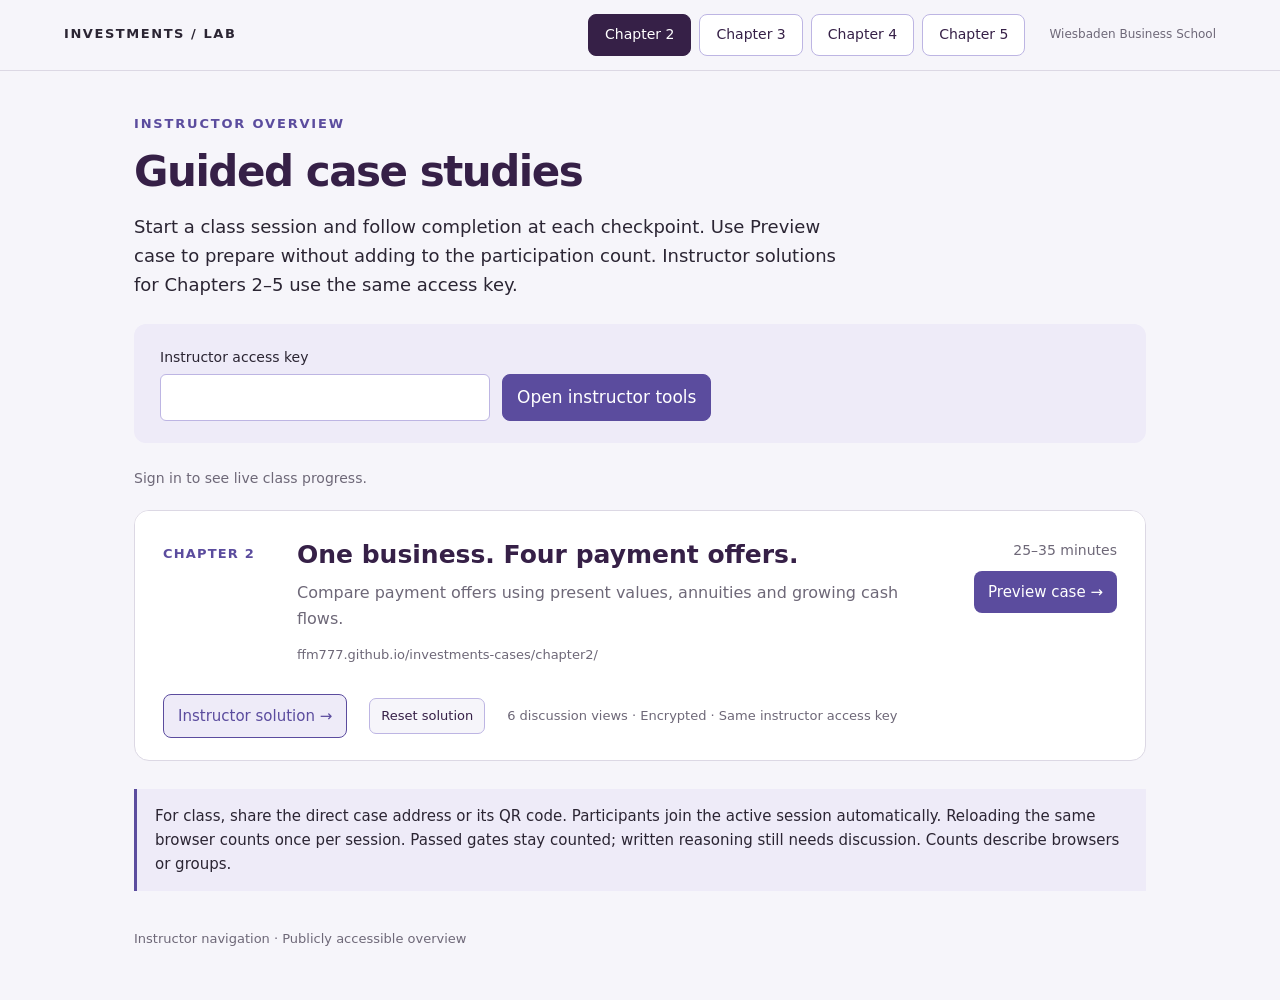
<file: index.html>
<!doctype html>
<html lang="en">
<head>
<meta charset="utf-8">
<meta name="viewport" content="width=device-width,initial-scale=1">
<meta name="robots" content="noindex,follow">
<meta name="description" content="Instructor overview of the guided Investments cases at Wiesbaden Business School.">
<title>Investments Lab · Instructor overview</title>
<style>
:root{--ink:#2B2533;--muted:#6E6878;--paper:#F6F5FA;--line:#DCD8E4;--green:#5B4C9E;--light:#EEEBF8}*{box-sizing:border-box}body{margin:0;background:var(--paper);color:var(--ink);font:17px/1.6 system-ui,sans-serif}
header{padding:22px max(5vw,20px);border-bottom:1px solid var(--line);display:flex;justify-content:space-between;gap:20px;font-size:14px}header strong{letter-spacing:.12em}
main{max-width:1060px;margin:auto;padding:52px 24px 30px}.eyebrow{font-size:13px;text-transform:uppercase;letter-spacing:.14em;color:var(--green);font-weight:700}h1{font-size:clamp(34px,5vw,54px);line-height:1.12;letter-spacing:-.035em;margin:14px 0 22px}.lead{max-width:720px;font-size:20px;margin-bottom:35px}
.cases{display:grid;gap:16px}.case{display:grid;grid-template-columns:110px 1fr 145px;gap:24px;align-items:start;padding:28px;background:white;border:1px solid var(--line);border-radius:15px;color:inherit;text-decoration:none;transition:border-color .15s,box-shadow .15s}.case:hover{border-color:var(--green);box-shadow:0 4px 16px #3620470B}.case:focus-visible{outline:3px solid #7A6B9E;outline-offset:4px}
.chapter{color:var(--green);font-size:13px;font-weight:700;letter-spacing:.09em;text-transform:uppercase;padding-top:5px}h2{font-size:25px;line-height:1.25;margin:0 0 10px}.description{margin:0;color:var(--muted);font-size:16px}.url{display:block;margin-top:14px;font-size:13px;color:var(--muted);overflow-wrap:anywhere}.action{text-align:right;display:flex;flex-direction:column;gap:10px;align-items:flex-end}.duration{font-size:14px;color:var(--muted)}.open{display:inline-block;background:var(--green);color:white;padding:9px 14px;border-radius:8px;font-size:15px;white-space:nowrap}
.note{font-size:15px;background:var(--light);border-left:3px solid var(--green);padding:15px 18px;margin:28px 0}footer{font-size:13px;color:var(--muted);padding:10px 0 20px}
@media(max-width:700px){main{padding:32px 16px}.case{grid-template-columns:1fr;gap:12px;padding:22px}.action{flex-direction:row;align-items:center;justify-content:space-between;text-align:left}.chapter{padding:0}header{font-size:12px}}@media(max-width:440px){header{flex-direction:column;gap:3px}}
/* HSRM muted palette */ a,a:visited{color:#5B4C9E} h1,h2{color:#362047} .result,.answer{color:#362047}
</style>
<link rel="stylesheet" href="shared/instructor-progress.css?v=case-tabs-20261117">
</head>
<body>
<header class="instructor-header"><strong>INVESTMENTS / LAB</strong><nav class="case-tabs" role="tablist" aria-label="Case studies by chapter"><button type="button" class="case-tab" id="case-tab-chapter2" role="tab" data-case="chapter2" aria-controls="case-panel-chapter2" aria-selected="true">Chapter 2</button><button type="button" class="case-tab" id="case-tab-chapter3" role="tab" data-case="chapter3" aria-controls="case-panel-chapter3" aria-selected="false" tabindex="-1">Chapter 3</button><button type="button" class="case-tab" id="case-tab-chapter4" role="tab" data-case="chapter4" aria-controls="case-panel-chapter4" aria-selected="false" tabindex="-1">Chapter 4</button><button type="button" class="case-tab" id="case-tab-chapter5" role="tab" data-case="chapter5" aria-controls="case-panel-chapter5" aria-selected="false" tabindex="-1">Chapter 5</button></nav><span class="header-school">Wiesbaden Business School</span></header>
<main>
<p class="eyebrow">Instructor overview</p><h1>Guided case studies</h1>
<p class="lead">Start a class session and follow completion at each checkpoint. Use Preview case to prepare without adding to the participation count. Instructor solutions for Chapters 2–5 use the same access key.</p>
<section id="instructorLogin"><form><div><label for="instructorKey">Instructor access key</label><input id="instructorKey" type="password" autocomplete="current-password" required></div><button type="submit">Open instructor tools</button></form></section><p id="liveConnection" role="status"></p><button type="button" id="signOut" hidden>Sign out</button><div class="cases" id="casePanels">
<a class="case" href="chapter2/" data-solution="chapter2/solution/" data-solution-views="6" aria-label="Open Chapter 2: One business. Four payment offers."><span class="chapter">Chapter 2</span><div><h2>One business. Four payment offers.</h2><p class="description">Compare payment offers using present values, annuities and growing cash flows.</p><span class="url">ffm777.github.io/investments-cases/chapter2/</span></div><div class="action"><span class="duration">25–35 minutes</span><span class="open">Open case →</span></div></a>
<a class="case" href="chapter3/" data-solution="chapter3/solution/" data-solution-views="6" aria-label="Open Chapter 3: Funding an expansion"><span class="chapter">Chapter 3</span><div><h2>Funding an expansion</h2><p class="description">Convert interest quotations, interpret the yield curve and match funding to payment dates.</p><span class="url">ffm777.github.io/investments-cases/chapter3/</span></div><div class="action"><span class="duration">20–25 minutes</span><span class="open">Open case →</span></div></a>
<a class="case" href="chapter4/" data-solution="chapter4/solution/" data-solution-views="6" aria-label="Open Chapter 4: Valuing Allianz"><span class="chapter">Chapter 4</span><div><h2>Valuing Allianz</h2><p class="description">Value dividends, test assumptions and build a two-stage growth model. Includes an optional bond extension.</p><span class="url">ffm777.github.io/investments-cases/chapter4/</span></div><div class="action"><span class="duration">30–40 minutes</span><span class="open">Open case →</span></div></a>
<a class="case" href="chapter5/" data-solution="chapter5/solution/" data-solution-views="8" aria-label="Open Chapter 5: Green Wheels"><span class="chapter">Chapter 5</span><div><h2>Green Wheels</h2><p class="description">Build a bike-sharing business case in a spreadsheet. Check cash flows, NPV, IRR, payback and sensitivity.</p><span class="url">ffm777.github.io/investments-cases/chapter5/</span></div><div class="action"><span class="duration">45–60 minutes</span><span class="open">Open case →</span></div></a>
</div>
<p class="note">For class, share the direct case address or its QR code. Participants join the active session automatically. Reloading the same browser counts once per session. Passed gates stay counted; written reasoning still needs discussion. Counts describe browsers or groups.</p>
<footer>Instructor navigation · Publicly accessible overview</footer>
</main>
<script src="shared/live-config.js"></script><script src="shared/instructor-progress.js?v=case-tabs-20261117"></script>
</body>
</html>
</file>
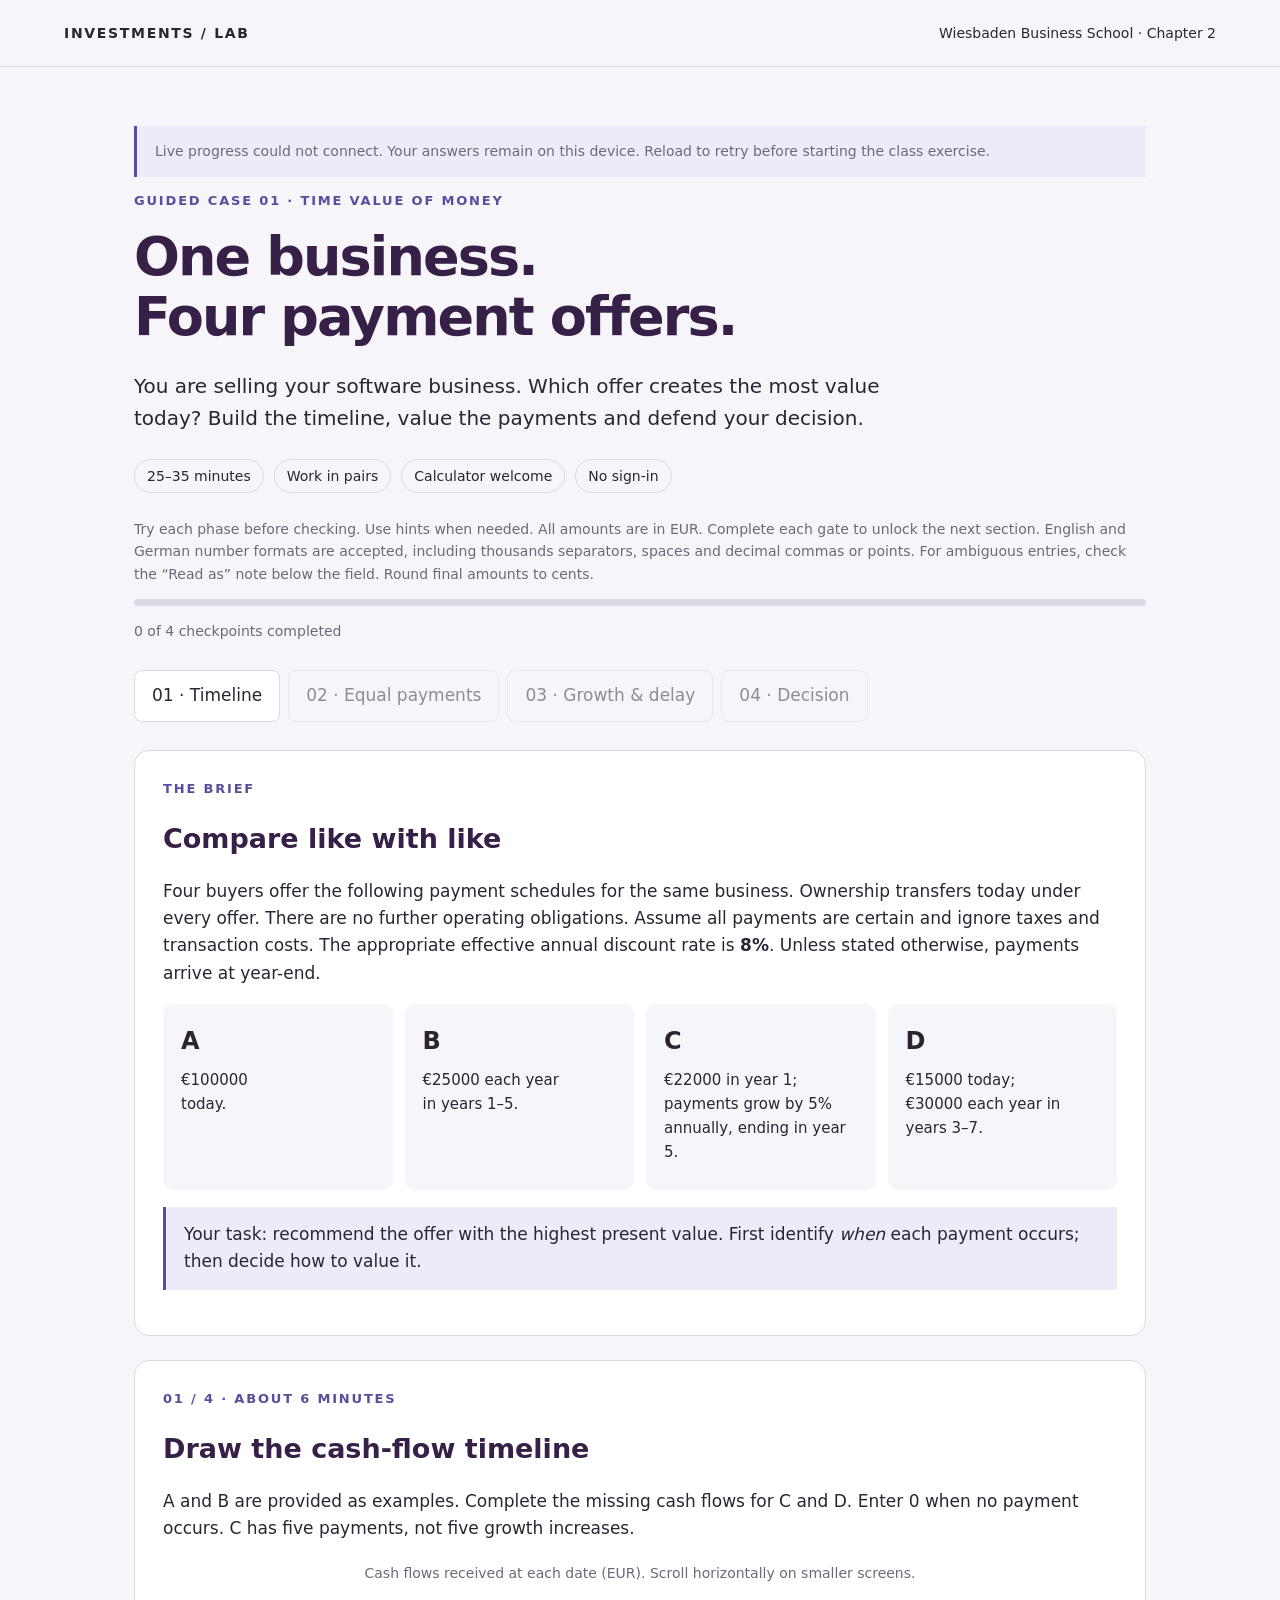
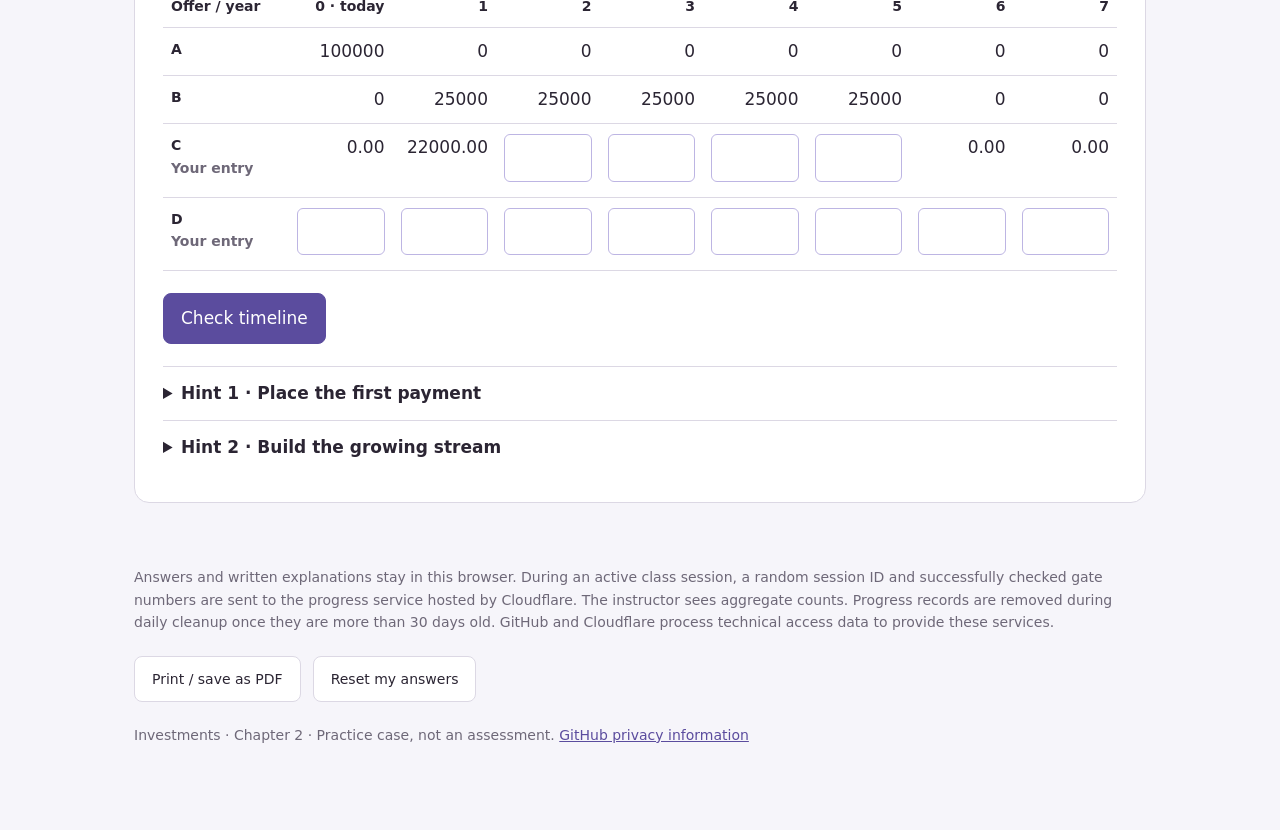
<file: chapter2/index.html>
<!doctype html>
<html lang="en"><head><meta charset="utf-8"><meta name="viewport" content="width=device-width,initial-scale=1"><meta name="description" content="A guided Investments case on discounting, annuities and payment timing."><title>Investments Lab · Selling a software business</title>
<style>
:root{--ink:#2B2533;--muted:#6E6878;--paper:#F6F5FA;--line:#DCD8E4;--green:#5B4C9E;--light:#EEEBF8;--orange:#68476E}*{box-sizing:border-box}body{margin:0;background:var(--paper);color:var(--ink);font:17px/1.6 system-ui,sans-serif}header{padding:22px max(5vw,20px);border-bottom:1px solid var(--line);display:flex;justify-content:space-between;gap:20px;font-size:14px}header strong{letter-spacing:.12em}main{max-width:1060px;margin:auto;padding:45px 24px}h1{font-size:clamp(32px,5vw,54px);line-height:1.12;letter-spacing:-.035em;margin:15px 0 22px;max-width:780px}h2{font-size:27px;line-height:1.25}h3{font-size:19px}.eyebrow{font-size:13px;text-transform:uppercase;letter-spacing:.14em;color:var(--green);font-weight:700}.lead{max-width:760px;font-size:20px}.meta{display:flex;flex-wrap:wrap;gap:10px;margin:25px 0}.meta span{border:1px solid var(--line);padding:5px 12px;border-radius:30px;font-size:14px}nav{display:flex;gap:8px;flex-wrap:wrap;margin:28px 0}button,nav a{font:inherit;cursor:pointer;border:1px solid var(--line);border-radius:8px;padding:11px 17px;background:white;color:var(--ink);text-decoration:none}button.primary{background:var(--green);color:white;border-color:var(--green)}button:hover,nav a:hover{filter:brightness(.95)}:focus-visible{outline:3px solid #7A6B9E;outline-offset:3px}section{background:#fff;border:1px solid var(--line);border-radius:15px;padding:28px;margin:24px 0;scroll-margin-top:15px}.cards{display:grid;grid-template-columns:repeat(4,1fr);gap:12px}.offer{background:var(--paper);padding:18px;border-radius:10px}.offer strong{display:block;font-size:24px}.offer p{margin:8px 0;font-size:15px}.note{background:var(--light);border-left:3px solid var(--green);padding:14px 18px}.small,footer{font-size:14px;color:var(--muted)}.table-wrap{overflow:auto;margin:20px 0}table{width:100%;border-collapse:collapse;text-align:left}th,td{border-bottom:1px solid var(--line);padding:10px 8px;vertical-align:top}th{font-size:14px}input,select,textarea{font:inherit;padding:10px;border:1px solid #BDB5E3;border-radius:6px;width:100%;background:white;color:var(--ink)}input{min-width:112px}textarea{min-height:110px}label{display:block}td label{font-size:13px}.field{margin:16px 0;max-width:450px}.field input{margin-top:5px}.feedback{font-size:13px;display:block;max-width:260px;line-height:1.4;margin-top:5px}.good{color:#5B4C9E}.bad{color:#68476E}input[aria-invalid=true]{border-color:#68476E;background:#F3EFF7}input[data-ok=true]{border-color:#5B4C9E;background:#EEEBF8}.actions{display:flex;gap:12px;align-items:center;flex-wrap:wrap;margin:22px 0}.status{font-weight:600}details{border-top:1px solid var(--line);padding:13px 0}summary{cursor:pointer;font-weight:600}details p{max-width:800px}.formula{font-family:ui-monospace,monospace;background:var(--paper);padding:14px;overflow-wrap:anywhere}.progress{height:7px;border-radius:9px;background:#DCD8E4;overflow:hidden}.progress div{height:100%;background:var(--green);width:0;transition:width .3s}footer{padding:25px 0}.two{display:grid;grid-template-columns:1fr 1fr;gap:20px}@media(max-width:760px){.cards,.two{grid-template-columns:1fr 1fr}section{padding:18px}main{padding:28px 16px}header{font-size:12px}.two{grid-template-columns:1fr}}@media(max-width:440px){.cards{grid-template-columns:1fr}header{flex-direction:column;gap:3px}}@media print{nav,button,footer{display:none}section{break-inside:avoid}body{background:white}}

.cash-flow-table{table-layout:fixed;min-width:940px}.cash-flow-table th:first-child{width:126px}.cash-flow-table td,.cash-flow-table th{text-align:right;font-variant-numeric:tabular-nums}.cash-flow-table th:first-child{text-align:left}.cash-flow-table input{min-width:0;width:100%;padding:9px 6px}.cash-flow-table .feedback{text-align:left;overflow-wrap:anywhere}.discount-table{min-width:740px;table-layout:fixed}.discount-table th:first-child{width:190px}.discount-table input{min-width:0;width:100%}.discount-table td{font-variant-numeric:tabular-nums}
/* HSRM muted palette */ a,a:visited{color:#5B4C9E} h1,h2{color:#362047} .result,.answer{color:#362047}
</style><link rel="stylesheet" href="../shared/number-input.css?v=flex-numbers-20261117"><link rel="stylesheet" href="../shared/case-gates.css?v=guided-20261117"></head><body>
<header><strong>INVESTMENTS / LAB</strong><span>Wiesbaden Business School · Chapter 2</span></header>
<main><div class="eyebrow">Guided case 01 · Time value of money</div><h1>One business.<br>Four payment offers.</h1><p class="lead">You are selling your software business. Which offer creates the most value today? Build the timeline, value the payments and defend your decision.</p><div class="meta"><span>25–35 minutes</span><span>Work in pairs</span><span>Calculator welcome</span><span>No sign-in</span></div>
<p class="small">Try each phase before checking. Use hints when needed. All amounts are in EUR. Complete each gate to unlock the next section. English and German number formats are accepted, including thousands separators, spaces and decimal commas or points. For ambiguous entries, check the “Read as” note below the field. Round final amounts to cents.</p><div class="progress" aria-hidden="true"><div id="bar"></div></div><p id="progress" class="small" aria-live="polite">0 of 4 checkpoints completed</p><nav aria-label="Case phases"><a href="#phase1">01 · Timeline</a><a href="#phase2">02 · Equal payments</a><a href="#phase3">03 · Growth & delay</a><a href="#phase4">04 · Decision</a></nav>
<section aria-labelledby="brief"><div class="eyebrow">The brief</div><h2 id="brief">Compare like with like</h2><p>Four buyers offer the following payment schedules for the same business. Ownership transfers today under every offer. There are no further operating obligations. Assume all payments are certain and ignore taxes and transaction costs. The appropriate effective annual discount rate is <strong>8%</strong>. Unless stated otherwise, payments arrive at year-end.</p><div class="cards"><article class="offer"><strong>A</strong><p>€100000<br>today.</p></article><article class="offer"><strong>B</strong><p>€25000 each year<br>in years 1–5.</p></article><article class="offer"><strong>C</strong><p>€22000 in year 1;<br>payments grow by 5% annually, ending in year 5.</p></article><article class="offer"><strong>D</strong><p>€15000 today;<br>€30000 each year in years 3–7.</p></article></div><p class="note">Your task: recommend the offer with the highest present value. First identify <em>when</em> each payment occurs; then decide how to value it.</p></section>
<section id="phase1" data-case-gate="1"><div class="eyebrow">01 / 4 · About 6 minutes</div><h2>Draw the cash-flow timeline</h2><p>A and B are provided as examples. Complete the missing cash flows for C and D. Enter 0 when no payment occurs. C has five payments, not five growth increases.</p><div class="table-wrap"><table class="cash-flow-table"><caption class="small">Cash flows received at each date (EUR). Scroll horizontally on smaller screens.</caption><thead><tr><th scope="col">Offer / year</th><th scope="col">0 · today</th><th scope="col">1</th><th scope="col">2</th><th scope="col">3</th><th scope="col">4</th><th scope="col">5</th><th scope="col">6</th><th scope="col">7</th></tr></thead><tbody id="timeline"></tbody></table></div><div class="actions"><button class="primary" data-check="1">Check timeline</button><span class="status" id="status1" role="status"></span></div><details><summary>Hint 1 · Place the first payment</summary><p>C begins at t = 1. D contains a payment at t = 0 and a separate stream starting at t = 3.</p></details><details><summary>Hint 2 · Build the growing stream</summary><p>For C, multiply the previous year's payment by 1.05. Equivalently: Cₜ = 22000 × 1.05^(t − 1), for t = 1, …, 5. Keep full precision while calculating.</p></details></section>
<section id="phase2" data-case-gate="2" hidden><div class="eyebrow">02 / 4 · About 7 minutes</div><h2>Value offer B in two ways</h2><p>Discount each payment to today. Then use the ordinary-annuity formula as an independent check.</p><div class="table-wrap"><table class="discount-table"><caption class="small">Offer B: cash flows and their present values (EUR). Scroll horizontally on smaller screens.</caption><thead><tr><th scope="col">Offer B / year</th><th scope="col">1</th><th scope="col">2</th><th scope="col">3</th><th scope="col">4</th><th scope="col">5</th></tr></thead><tbody id="discounts"></tbody></table></div><div id="bfields"></div><div class="actions"><button class="primary" data-check="2">Check offer B</button><span class="status" id="status2" role="status"></span></div><details><summary>Hint 1 · Discount each payment</summary><p>A year-t payment is divided by (1.08)^t. The payment at t = 1 is discounted once.</p></details><details><summary>Hint 2 · Use the annuity shortcut</summary><p class="formula">PV₀ = C × [1 − (1 + r)^(−n)] / r</p><p>Here C = 25000, r = 0.08 and n = 5. The first payment is one period after the valuation date.</p></details></section>
<section id="phase3" data-case-gate="3" hidden><div class="eyebrow">03 / 4 · About 10 minutes</div><h2>Handle growth and a delayed start</h2><div class="two"><article><h3>Offer C · Growing payments</h3><p>Use the growing-annuity formula to value the five payments. Identify the first cash flow and the number of payments carefully.</p><div id="cfields"></div></article><article><h3>Offer D · Delayed payments</h3><p>First value the five €30000 payments as an annuity. At what date does that value sit? Bring it to today, then add the immediate payment.</p><div id="dfields"></div></article></div><div class="actions"><button class="primary" data-check="3">Check offers C & D</button><span class="status" id="status3" role="status"></span></div><details><summary>Hint 1 · Choose the valuation date</summary><p>The standard annuity formula gives a value one period before the first payment. D's first annual payment is at t = 3. The immediate €15000 is already a value at t = 0.</p></details><details><summary>Hint 2 · Formula and sequence</summary><p class="formula">C: PV₀ = C₁ / (r − g) × [1 − ((1 + g)/(1 + r))^n]</p><p>Use C₁ = 22000, r = 0.08, g = 0.05, n = 5.</p><p class="formula">D: PV₂ = 30000 × [1 − 1.08^(−5)] / 0.08<br>PV₀ = 15000 + PV₂ / 1.08²</p></details></section>
<section id="phase4" data-case-gate="4" hidden><div class="eyebrow">04 / 4 · About 5 minutes</div><h2>Make the recommendation</h2><p>Record your four present values. Select the best offer and calculate its advantage over the next-best offer.</p><div id="comparison" class="table-wrap"></div><label class="field">Recommended offer<select id="choice"><option value="">Choose an offer</option><option>A</option><option>B</option><option>C</option><option>D</option></select></label><div id="advantage"></div><label for="reason">Your reasoning · 2–3 sentences</label><textarea id="reason" placeholder="Explain why timing matters and why the largest sum of undiscounted payments need not be the best offer."></textarea><p class="small">Your explanation is for discussion with your partner and lecturer; it is not automatically graded.</p><div class="actions"><button class="primary" data-check="4">Check recommendation</button><span class="status" id="status4" role="status"></span></div><details><summary>Discussion prompts</summary><p>Why is comparing undiscounted totals insufficient? How do the amounts and timing of C’s payments differ from B’s? What assumptions make a single 8% rate appropriate here? Would your recommendation necessarily remain valid if payment risk differed across buyers?</p></details></section>
<section data-case-extra hidden><div class="eyebrow">Optional extension</div><h2>What if payments never end?</h2><p>Buyer E offers €8000 per year forever, starting at t = 1. Buyer F offers €6000 at t = 1, growing at 2% per year forever. Use the same 8% rate. Compare their present values with A.</p><details><summary>Hint · Perpetuities</summary><p>For E use C/r. For F use C₁/(r − g); this requires r &gt; g.</p></details></section>
<footer><p id="saveState" role="status">Answers and written explanations stay in this browser. During an active class session, a random session ID and successfully checked gate numbers are sent to the progress service hosted by Cloudflare. The instructor sees aggregate counts. Progress records are removed during daily cleanup once they are more than 30 days old. GitHub and Cloudflare process technical access data to provide these services.</p><div class="actions"><button id="print">Print / save as PDF</button><button id="reset">Reset my answers</button></div><p>Investments · Chapter 2 · Practice case, not an assessment. <a href="https://docs.github.com/en/site-policy/privacy-policies/github-general-privacy-statement">GitHub privacy information</a></p></footer></main>
<script src="../shared/case-gates.js?v=guided-20261117"></script><script src="../shared/number-input.js?v=flex-numbers-20261117"></script><script src="../shared/live-config.js"></script><script src="../shared/student-progress.js"></script><script>
(async()=>{
const live=await window.InvestmentsLive.start("chapter2");
'use strict';
const KEY=live.key('investments-case-01-v1'), fields={},completed=new Set();
const caseFlow=window.InvestmentsCaseFlow.create(completed);
const fmt=n=>n.toLocaleString('en-GB',{minimumFractionDigits:2,maximumFractionDigits:2,useGrouping:false});
const ann=(c,n,r=.08)=>c*(1-(1+r)**(-n))/r;
const pvB=ann(25000,5),pvC=22000/(.08-.05)*(1-(1.05/1.08)**5),d2=ann(30000,5),d0=d2/1.08**2+15000;
function input(id,expected,phase,label,hint,tol=.05){fields[id]={expected,phase,hint,tol};return `<input id="${id}" aria-label="${label}" aria-describedby="f-${id}" inputmode="decimal" data-number-kind="${label.includes('EUR')?'number':label.includes('%')?'percent':'number'}" autocomplete="off"><span class="feedback" id="f-${id}"></span>`}
function field(id,n,p,label,hint,tol){return `<label class="field">${label}${input(id,n,p,label,hint,tol)}</label>`}
for(const offer of ['A','B','C','D']){
 const cells=Array.from({length:8},(_,t)=>{
  if(offer==='A')return t===0?'100000':'0';
  if(offer==='B')return t>=1&&t<=5?'25000':'0';
  if(offer==='C'){const c=t>=1&&t<=5?22000*1.05**(t-1):0;return [0,1,6,7].includes(t)?fmt(c):input('c'+t,c,1,'Offer C, year '+t,'Start with €22000 at t = 1 and apply 5% growth each following year.');}
  const d=t===0?15000:t>=3?30000:0;return input('d'+t,d,1,'Offer D, year '+t,'€15000 today; €30000 in years 3–7; otherwise 0.');
 });
 document.querySelector('#timeline').insertAdjacentHTML('beforeend','<tr><th scope="row">'+offer+(['C','D'].includes(offer)?'<br><span class="small">Your entry</span>':'')+'</th>'+cells.map(cell=>'<td>'+cell+'</td>').join('')+'</tr>');
}
const discountYears=[1,2,3,4,5];
document.querySelector('#discounts').innerHTML='<tr><th scope="row">Cash flow (EUR)</th>'+discountYears.map(()=>'<td>25000</td>').join('')+'</tr><tr><th scope="row">Present value at t = 0 (EUR)</th>'+discountYears.map(t=>'<td>'+input('b'+t,25000/1.08**t,2,'Discounted payment, year '+t,'Divide €25000 by 1.08 raised to the payment year.')+'</td>').join('')+'</tr>';
document.querySelector('#bfields').innerHTML=field('bsum',pvB,2,'Sum of discounted payments (EUR)','Add the five discounted payments.')+field('bann',pvB,2,'Present value using the annuity formula (EUR)','Use five payments and r = 0.08.');
document.querySelector('#cfields').innerHTML=field('cpv',pvC,3,'Present value of C today (EUR)','Use the year-1 payment, five payments, and g = 0.05.');
document.querySelector('#dfields').innerHTML=field('date',2,3,'Annuity valuation date t =','The value sits one period before the first payment.',0)+field('dann',d2,3,'Value of the five-payment annuity at that date (EUR)','Use €30000 and five annual payments.')+field('dstream',d2/1.08**2,3,'Present value of that stream today (EUR)','Discount the annuity value from t = 2 to t = 0.')+field('dpv',d0,3,'Total present value of D today (EUR)','Add the immediate €15000 to the discounted stream.');
document.querySelector('#comparison').innerHTML='<table><thead><tr><th>Offer</th><th>Present value today (EUR)</th></tr></thead><tbody>'+Object.entries({A:100000,B:pvB,C:pvC,D:d0}).map(([k,v])=>`<tr><th scope="row">${k}</th><td>${input('final'+k,v,4,'Final present value of '+k,'Revisit the corresponding valuation; compare all offers at t = 0.')}</td></tr>`).join('')+'</tbody></table>';
document.querySelector('#advantage').innerHTML=field('gap',d0-100000,4,'Advantage over the next-best offer (EUR)','Subtract the second-highest PV from the highest PV.');
function value(id){return window.InvestmentsNumbers.read(document.getElementById(id))}
function follows(id,n){let own;if(id==='bsum'){own=[1,2,3,4,5].reduce((s,t)=>s+value('b'+t),0)}if(id==='dstream')own=value('dann')/1.08**value('date');if(id==='dpv')own=value('dstream')+15000;if(id==='cpv')own=22000/1.08+[2,3,4,5].reduce((s,t)=>s+value('c'+t)/1.08**t,0);return Number.isFinite(own)&&Math.abs(n-own)<=.06}
function progress(){caseFlow.sync();document.getElementById('bar').style.width=completed.size*25+'%';document.getElementById('progress').textContent=completed.size+' of 4 checkpoints completed'}
function check(p,report=true){if(!caseFlow.canCheck(p))return;let ok=true;for(const[id,f]of Object.entries(fields)){if(f.phase!==p)continue;const el=document.getElementById(id),n=value(id),good=Number.isFinite(n)&&Math.abs(n-f.expected)<=f.tol;const msg=document.getElementById('f-'+id);el.setAttribute('aria-invalid',String(!good));el.dataset.ok=String(good);msg.className='feedback '+(good?'good':'bad');msg.textContent=good?'Correct.':!Number.isFinite(n)?'Enter a valid number; English and German formats are accepted.':follows(id,n)?'Consistent with your earlier entries. Recheck the earlier values or valuation date.':f.hint;ok=ok&&good}
if(p===4&&document.getElementById('choice').value!=='D')ok=false;
if(ok){completed.add(p);if(report)live.passed(p);}else completed.delete(p);document.getElementById('status'+p).textContent=ok?(p===4?'Numerical checks complete. Discuss your reasoning.':'Checkpoint complete.'):'Revisit the marked entries'+(p===4?' and your selected offer.':'.');progress();save()}
function save(){const answers={};document.querySelectorAll('input,select,textarea').forEach(el=>answers[el.id]=el.value);try{localStorage.setItem(KEY,JSON.stringify({answers,completed:[...completed]}))}catch{document.getElementById('saveState').textContent='Browser storage is unavailable. Keep this tab open or print your work; answers will not be saved.'}}
try{const data=JSON.parse(localStorage.getItem(KEY)||'{}');Object.entries(data.answers||{}).forEach(([id,v])=>{const el=document.getElementById(id);if(el)el.value=String(v)});for(const p of data.completed||[])if([1,2,3,4].includes(p))completed.add(p);progress()}catch{}
document.querySelectorAll('[data-check]').forEach(b=>b.addEventListener('click',()=>check(Number(b.dataset.check))));
document.querySelectorAll('input,select,textarea').forEach(el=>el.addEventListener('input',()=>{const phase=fields[el.id]?.phase||(el.id==='choice'?4:0);if(phase){completed.delete(phase);document.getElementById('status'+phase).textContent='Changed — check this phase again.';progress()}if(fields[el.id]){el.removeAttribute('aria-invalid');delete el.dataset.ok;document.getElementById('f-'+el.id).textContent=''}save()}));
document.getElementById('print').addEventListener('click',()=>window.print());document.getElementById('reset').addEventListener('click',()=>{if(confirm('Clear all your answers on this device?')){document.querySelectorAll('input,select,textarea').forEach(el=>{el.value='';el.removeAttribute('aria-invalid');delete el.dataset.ok});document.querySelectorAll('.feedback,.status').forEach(el=>el.textContent='');completed.clear();progress();save()}});
window.InvestmentsNumbers.mount();caseFlow.restore(check);progress();
})();
</script></body></html>
</file>
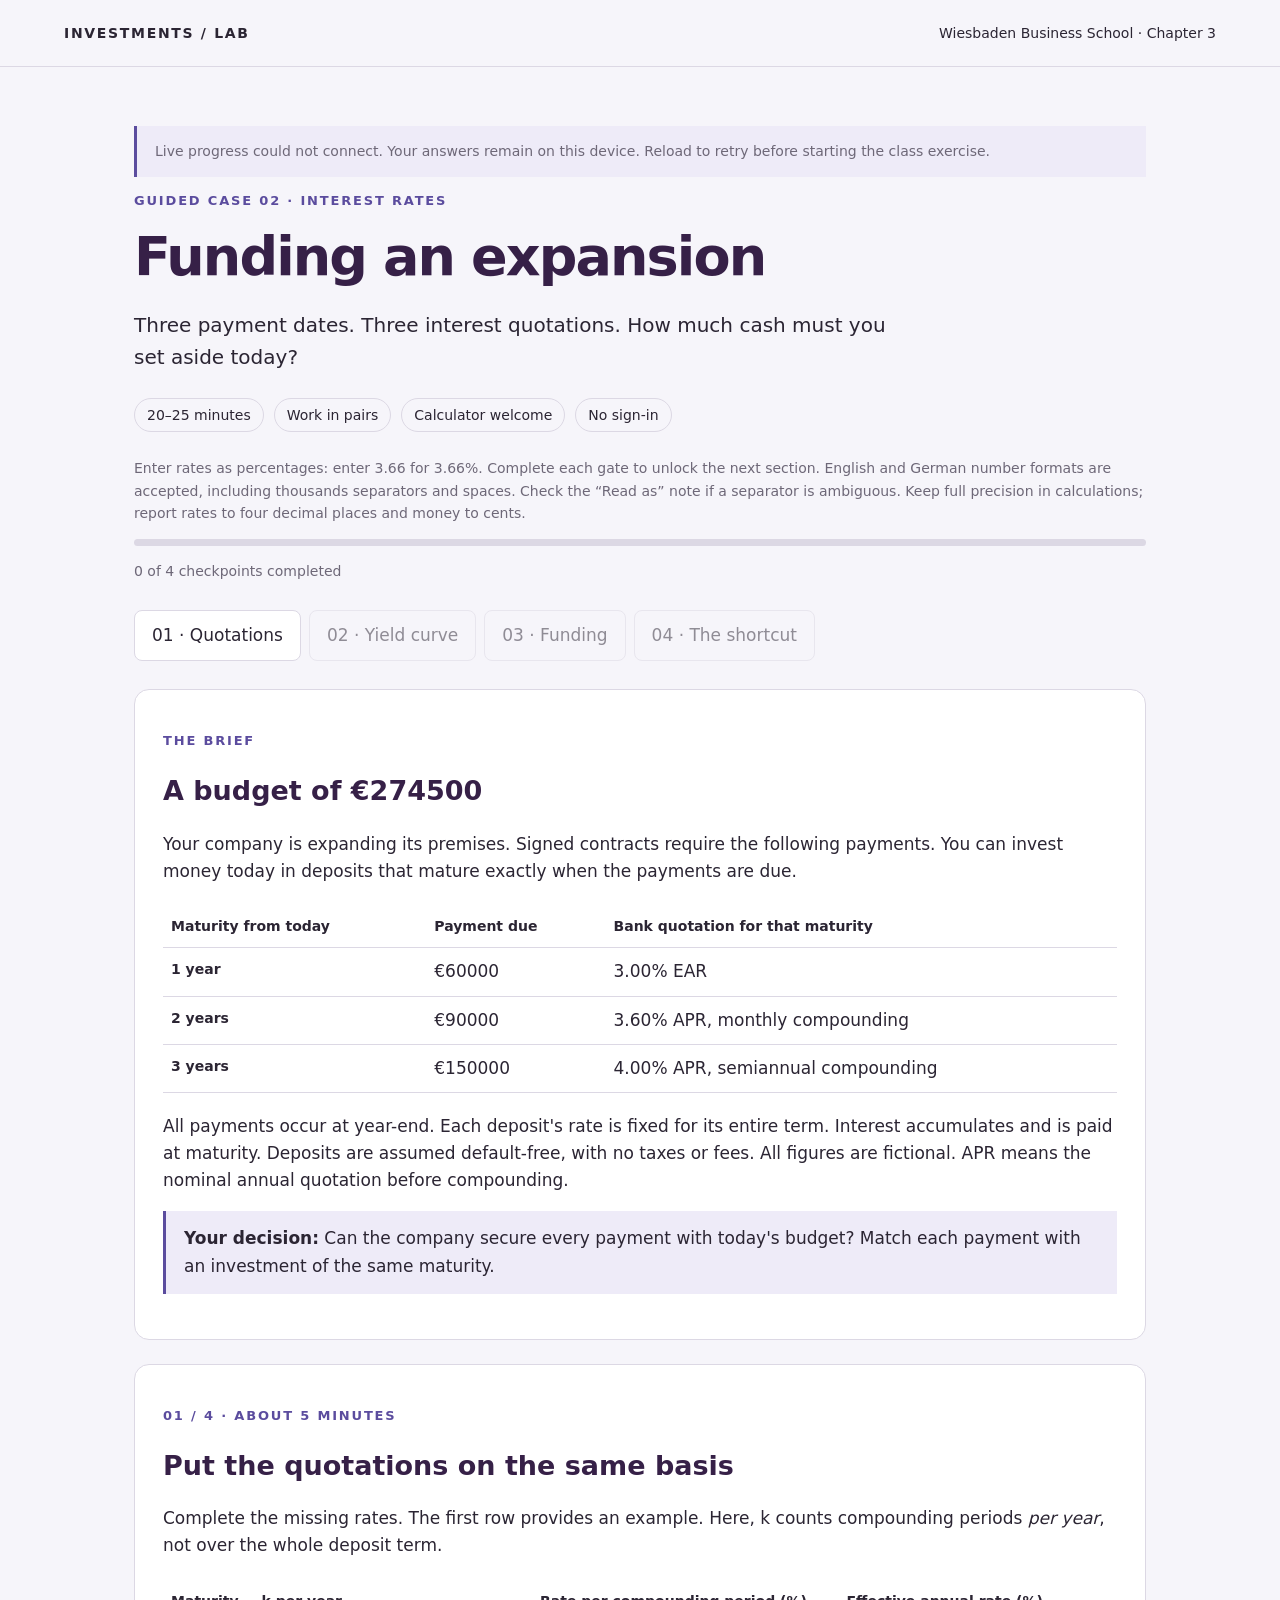
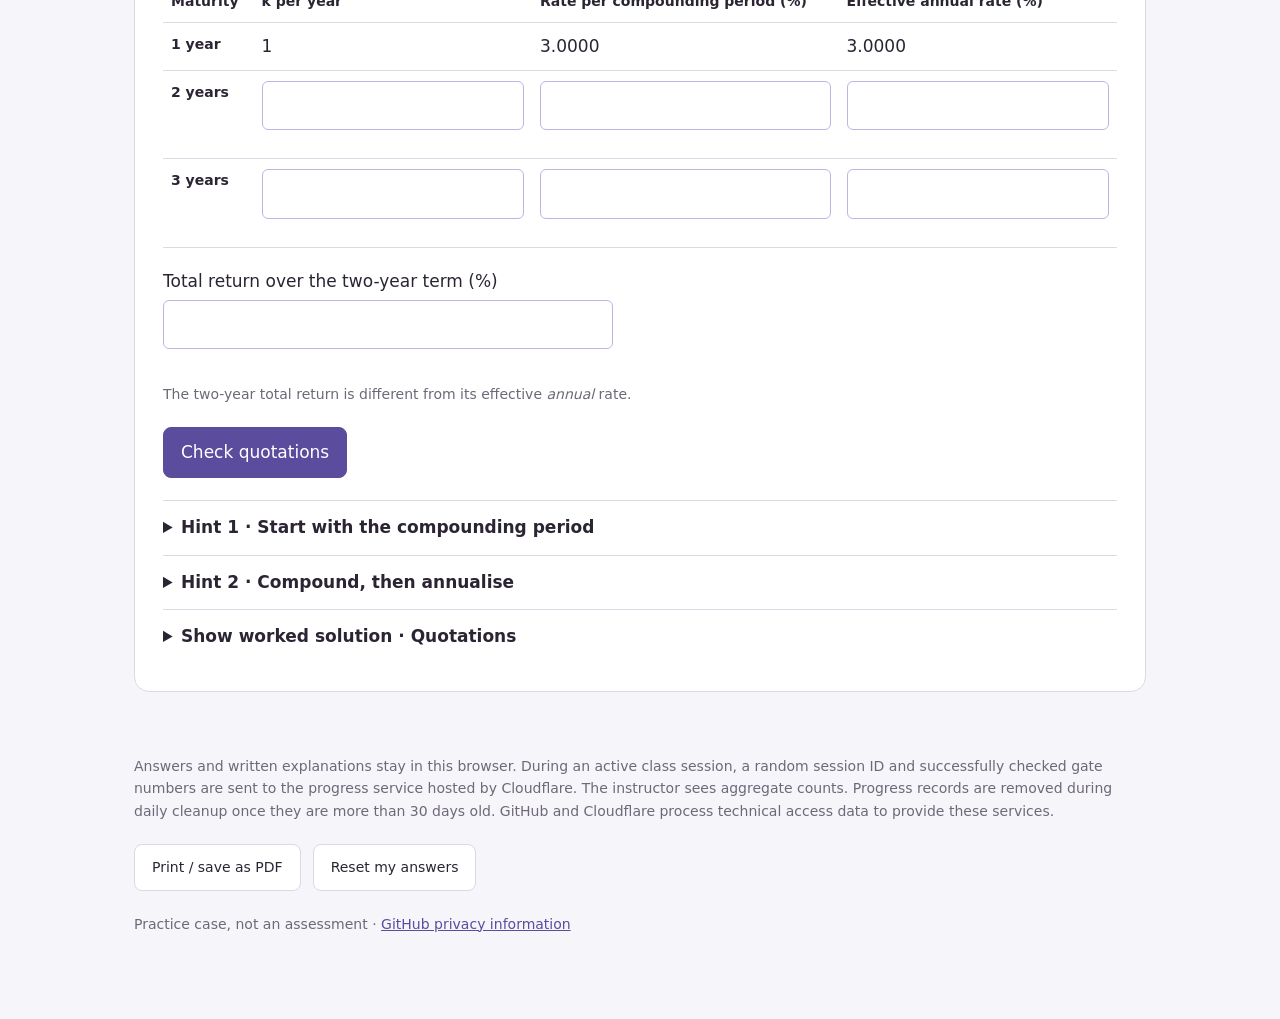
<file: chapter3/index.html>
<!doctype html><html lang="en"><head><meta charset="utf-8"><meta name="viewport" content="width=device-width,initial-scale=1"><meta name="description" content="Guided case on interest quotations and the term structure of interest rates."><title>Investments Lab · Funding an expansion</title><style>
:root{--ink:#2B2533;--muted:#6E6878;--paper:#F6F5FA;--line:#DCD8E4;--green:#5B4C9E;--light:#EEEBF8;--orange:#68476E}*{box-sizing:border-box}body{margin:0;background:var(--paper);color:var(--ink);font:17px/1.6 system-ui,sans-serif}header{padding:22px max(5vw,20px);border-bottom:1px solid var(--line);display:flex;justify-content:space-between;gap:20px;font-size:14px}header strong{letter-spacing:.12em}main{max-width:1060px;margin:auto;padding:45px 24px}h1{font-size:clamp(32px,5vw,54px);line-height:1.12;letter-spacing:-.035em;margin:15px 0 22px;max-width:780px}h2{font-size:27px;line-height:1.25}h3{font-size:19px}.eyebrow{font-size:13px;text-transform:uppercase;letter-spacing:.14em;color:var(--green);font-weight:700}.lead{max-width:760px;font-size:20px}.meta{display:flex;flex-wrap:wrap;gap:10px;margin:25px 0}.meta span{border:1px solid var(--line);padding:5px 12px;border-radius:30px;font-size:14px}nav{display:flex;gap:8px;flex-wrap:wrap;margin:28px 0}button,nav a{font:inherit;cursor:pointer;border:1px solid var(--line);border-radius:8px;padding:11px 17px;background:white;color:var(--ink);text-decoration:none}button.primary{background:var(--green);color:white;border-color:var(--green)}button:hover,nav a:hover{filter:brightness(.95)}:focus-visible{outline:3px solid #7A6B9E;outline-offset:3px}section{background:#fff;border:1px solid var(--line);border-radius:15px;padding:28px;margin:24px 0;scroll-margin-top:15px}.cards{display:grid;grid-template-columns:repeat(4,1fr);gap:12px}.offer{background:var(--paper);padding:18px;border-radius:10px}.offer strong{display:block;font-size:24px}.offer p{margin:8px 0;font-size:15px}.note{background:var(--light);border-left:3px solid var(--green);padding:14px 18px}.small,footer{font-size:14px;color:var(--muted)}.table-wrap{overflow:auto;margin:20px 0}table{width:100%;border-collapse:collapse;text-align:left}th,td{border-bottom:1px solid var(--line);padding:10px 8px;vertical-align:top}th{font-size:14px}input,select,textarea{font:inherit;padding:10px;border:1px solid #BDB5E3;border-radius:6px;width:100%;background:white;color:var(--ink)}input{min-width:112px}textarea{min-height:110px}label{display:block}td label{font-size:13px}.field{margin:16px 0;max-width:450px}.field input{margin-top:5px}.feedback{font-size:13px;display:block;max-width:260px;line-height:1.4;margin-top:5px}.good{color:#5B4C9E}.bad{color:#68476E}input[aria-invalid=true],select[aria-invalid=true]{border-color:#68476E;background:#F3EFF7}input[data-ok=true]{border-color:#5B4C9E;background:#EEEBF8}.actions{display:flex;gap:12px;align-items:center;flex-wrap:wrap;margin:22px 0}.status{font-weight:600}details{border-top:1px solid var(--line);padding:13px 0}summary{cursor:pointer;font-weight:600}details p{max-width:800px}.formula{font-family:ui-monospace,monospace;background:var(--paper);padding:14px;overflow-wrap:anywhere}.progress{height:7px;border-radius:9px;background:#DCD8E4;overflow:hidden}.progress div{height:100%;background:var(--green);width:0;transition:width .3s}footer{padding:25px 0}.two{display:grid;grid-template-columns:1fr 1fr;gap:20px}@media(max-width:760px){.cards,.two{grid-template-columns:1fr 1fr}section{padding:18px}main{padding:28px 16px}header{font-size:12px}.two{grid-template-columns:1fr}}@media(max-width:440px){.cards{grid-template-columns:1fr}header{flex-direction:column;gap:3px}}@media print{nav,button,footer{display:none}section{break-inside:avoid}body{background:white}}

svg{width:100%;max-width:680px;height:auto} .result{padding:12px;background:var(--light)} .feedback{min-height:1em} select{max-width:550px} #chartNote{max-width:680px} @media print{details{display:block}textarea{height:120px}}
/* HSRM muted palette */ a,a:visited{color:#5B4C9E} h1,h2{color:#362047} .result,.answer{color:#362047}
</style><link rel="stylesheet" href="../shared/number-input.css?v=flex-numbers-20261117"><link rel="stylesheet" href="../shared/case-gates.css?v=guided-20261117"></head><body><header><strong>INVESTMENTS / LAB</strong><span>Wiesbaden Business School · Chapter 3</span></header><main>
<p class="eyebrow">Guided case 02 · Interest rates</p><h1>Funding an expansion</h1><p class="lead">Three payment dates. Three interest quotations. How much cash must you set aside today?</p><div class="meta"><span>20–25 minutes</span><span>Work in pairs</span><span>Calculator welcome</span><span>No sign-in</span></div><p class="small">Enter rates as percentages: enter 3.66 for 3.66%. Complete each gate to unlock the next section. English and German number formats are accepted, including thousands separators and spaces. Check the “Read as” note if a separator is ambiguous. Keep full precision in calculations; report rates to four decimal places and money to cents.</p><div class="progress" aria-hidden="true"><div id="bar"></div></div><p id="progress" class="small" role="status">0 of 4 checkpoints completed</p><nav aria-label="Case phases"><a href="#phase1">01 · Quotations</a><a href="#phase2">02 · Yield curve</a><a href="#phase3">03 · Funding</a><a href="#phase4">04 · The shortcut</a></nav>
<section><p class="eyebrow">The brief</p><h2>A budget of €274500</h2><p>Your company is expanding its premises. Signed contracts require the following payments. You can invest money today in deposits that mature exactly when the payments are due.</p><div class="table-wrap"><table><thead><tr><th scope="col">Maturity from today</th><th scope="col">Payment due</th><th scope="col">Bank quotation for that maturity</th></tr></thead><tbody><tr><th scope="row">1 year</th><td>€60000</td><td>3.00% EAR</td></tr><tr><th scope="row">2 years</th><td>€90000</td><td>3.60% APR, monthly compounding</td></tr><tr><th scope="row">3 years</th><td>€150000</td><td>4.00% APR, semiannual compounding</td></tr></tbody></table></div><p>All payments occur at year-end. Each deposit's rate is fixed for its entire term. Interest accumulates and is paid at maturity. Deposits are assumed default-free, with no taxes or fees. All figures are fictional. APR means the nominal annual quotation before compounding.</p><p class="note"><strong>Your decision:</strong> Can the company secure every payment with today's budget? Match each payment with an investment of the same maturity.</p></section>
<section id="phase1" data-case-gate="1"><p class="eyebrow">01 / 4 · About 5 minutes</p><h2>Put the quotations on the same basis</h2><p>Complete the missing rates. The first row provides an example. Here, k counts compounding periods <em>per year</em>, not over the whole deposit term.</p><div class="table-wrap"><table><thead><tr><th>Maturity</th><th>k per year</th><th>Rate per compounding period (%)</th><th>Effective annual rate (%)</th></tr></thead><tbody id="quotes"></tbody></table></div><div id="totalreturn"></div><p class="small">The two-year total return is different from its effective <em>annual</em> rate.</p><div class="actions"><button class="primary" data-check="1">Check quotations</button><span id="status1" class="status" role="status"></span></div><details><summary>Hint 1 · Start with the compounding period</summary><p>For an APR quotation, divide APR by k. Monthly compounding means k = 12; semiannual means k = 2.</p></details><details><summary>Hint 2 · Compound, then annualise</summary><p class="formula">EAR = (1 + APR/k)^k − 1<br>Total return over n years = (1 + EAR)^n − 1</p><p>Use decimal rates inside these formulas. For example, 3.60% means 0.036.</p></details><details><summary>Show worked solution · Quotations</summary><p id="sol1"></p></details></section>
<section id="phase2" data-case-gate="2" hidden><p class="eyebrow">02 / 4 · About 4 minutes</p><h2>Read the yield curve</h2><p>The chart uses your EAR entries above. A point appears when its entry is numeric. The curve is only correct if those inputs are correct.</p><div id="chart" aria-live="polite"></div><p id="chartNote" class="small"></p><label class="field">Shape of the curve<select id="shape"><option value="">Choose a shape</option><option value="up">Upward sloping</option><option value="flat">Flat</option><option value="down">Inverted</option></select></label><label class="field">Which annual rate values the €90000 payment?<select id="match"><option value="">Choose a maturity</option><option value="1">One-year rate</option><option value="2">Two-year rate, applied over two years</option><option value="3">Three-year rate, because it is highest</option></select></label><div class="actions"><button class="primary" data-check="2">Check the curve</button><span id="status2" class="status" role="status"></span></div><details><summary>Hint · What does each point mean?</summary><p>Each point is an annualised rate for an investment starting today and ending at that maturity. The two-year rate is not a forecast of the one-year rate in year 2.</p></details><details><summary>Show explanation · Yield curve</summary><p>The curve slopes upward: 3.00%, approximately 3.66%, then 4.04%. Discount the €90000 payment using the two-year EAR for two years. A three-year deposit does not mature in time for a payment due after one or two years.</p></details></section>
<section id="phase3" data-case-gate="3" hidden><p class="eyebrow">03 / 4 · About 7 minutes</p><h2>Secure the payments today</h2><p>For each payment, enter the matching annual rate and the amount you need to invest today. Add the three amounts to find the required funding.</p><div class="table-wrap"><table><thead><tr><th>Payment date</th><th>Payment (EUR)</th><th>Matching EAR (%)</th><th>Amount invested today (EUR)</th></tr></thead><tbody id="funding"></tbody></table></div><div id="fundingtots"></div><label class="field">Can the budget secure all payments?<select id="enough"><option value="">Choose an answer</option><option value="yes">Yes</option><option value="no">No</option></select></label><div class="actions"><button class="primary" data-check="3">Check funding</button><span id="status3" class="status" role="status"></span></div><details><summary>Hint 1 · Match dates before calculating</summary><p>Use the annualised one-year rate for the first payment, the two-year rate for the second, and the three-year rate for the third.</p></details><details><summary>Hint 2 · Discount each payment separately</summary><p class="formula">Amount invested today for year n = Paymentₙ / (1 + EARₙ)^n</p><p>For the two-year deposit, you can equivalently use 90000 / (1 + 0.036/12)^24. Add the three present values; the funding gap is the total minus €274500.</p></details><details><summary>Show worked solution · Funding</summary><p id="sol3"></p></details></section>
<section id="phase4" data-case-gate="4" hidden><p class="eyebrow">04 / 4 · About 5 minutes</p><h2>Challenge the shortcut</h2><p>The finance director suggests: <em>“The expansion takes three years. Let's use the three-year effective annual rate for all payments.”</em></p><p>Apply that shortcut to the same payment schedule. Does it change the budget decision?</p><div id="shortcut"></div><label class="field">What does the shortcut suggest?<select id="shortcutDecision"><option value="">Choose an answer</option><option value="yes">The budget is sufficient</option><option value="no">The budget is insufficient</option></select></label><label for="reason">Your recommendation · 2–3 sentences</label><textarea id="reason" placeholder="Explain the valuation error and its effect on the funding decision."></textarea><p class="small">Discuss your reasoning with your partner and lecturer. Free text is not automatically graded.</p><div class="actions"><button class="primary" data-check="4">Check the shortcut</button><span id="status4" class="status" role="status"></span></div><details><summary>Hint · Same annual rate, different exponents</summary><p>Apply 4.04% to all three payments, but still discount for one, two and three years respectively. Compare the resulting total with €274500.</p></details><details><summary>Show worked solution · The shortcut</summary><p id="sol4"></p><p>The shortcut overstates the rates applicable to the first two payments, understating their present values. It falsely suggests that the budget is sufficient. Use maturity-matched rates and arrange the missing funding.</p></details></section>
<section id="extension" data-case-extra hidden><p class="eyebrow">Optional extension · About 5 minutes</p><h2>What changes with an inverted curve?</h2><p>Keep the payments and budget unchanged, but replace the annual effective rates with 5% for one year, 4% for two years and 3% for three years.</p><label class="field">Before calculating: using 3% for every payment would…<select id="inverseChoice"><option value="">Make a prediction</option><option value="over">Overstate required funding</option><option value="under">Understate required funding</option><option value="same">Leave required funding unchanged</option></select></label><div id="inversefields"></div><button class="primary" data-check="5">Check extension</button><p id="status5" role="status"></p><details><summary>Show extension solution</summary><p id="sol5"></p><p>The shortcut uses rates that are too low for the first two payments, so it overstates their present values. It is inexact for both upward-sloping and inverted curves; the direction of the error changes.</p></details></section>
<footer><p id="saveState" role="status">Answers and written explanations stay in this browser. During an active class session, a random session ID and successfully checked gate numbers are sent to the progress service hosted by Cloudflare. The instructor sees aggregate counts. Progress records are removed during daily cleanup once they are more than 30 days old. GitHub and Cloudflare process technical access data to provide these services.</p><div class="actions"><button id="print">Print / save as PDF</button><button id="reset">Reset my answers</button></div><p>Practice case, not an assessment · <a href="https://docs.github.com/en/site-policy/privacy-policies/github-general-privacy-statement">GitHub privacy information</a></p></footer></main><script src="../shared/case-gates.js?v=guided-20261117"></script><script src="../shared/number-input.js?v=flex-numbers-20261117"></script><script src="../shared/live-config.js"></script><script src="../shared/student-progress.js"></script><script>
(async()=>{
const live=await window.InvestmentsLive.start("chapter3");
'use strict';
const KEY=live.key('investments-chapter3-v1'), specs={}, done=new Set(), cash=[60000,90000,150000], rates=[.03,(1+.036/12)**12-1,(1+.04/2)**2-1], budget=274500;
const caseFlow=window.InvestmentsCaseFlow.create(done);
const pvs=cash.map((c,i)=>c/(1+rates[i])**(i+1)),total=pvs.reduce((a,b)=>a+b,0),flat=cash.reduce((s,c,i)=>s+c/(1+rates[2])**(i+1),0),inv=cash.reduce((s,c,i)=>s+c/(1+[.05,.04,.03][i])**(i+1),0),invflat=cash.reduce((s,c,i)=>s+c/1.03**(i+1),0);
const money=n=>n.toLocaleString('en-GB',{minimumFractionDigits:2,maximumFractionDigits:2,useGrouping:false});
function input(id,target,phase,label,hint,tol=.1){specs[id]={target,phase,hint,tol};return `<input id="${id}" inputmode="decimal" data-number-kind="${label.includes('EUR')?'number':label.includes('%')?'percent':'number'}" aria-label="${label}" aria-describedby="fb-${id}" autocomplete="off"><span id="fb-${id}" class="feedback"></span>`}
function field(id,target,phase,label,hint,tol){return `<label class="field">${label}${input(id,target,phase,label,hint,tol)}</label>`}
const $=id=>document.getElementById(id);
$('quotes').innerHTML='<tr><th>1 year</th><td>1</td><td>3.0000</td><td>3.0000</td></tr>'+[2,3].map((t,i)=>`<tr><th>${t} years</th><td>${input('k'+t,[12,2][i],1,'Periods per year, '+t+'-year deposit','Count periods in one year, not the entire term.',0)}</td><td>${input('period'+t,[.3,2][i],1,'Periodic rate, '+t+'-year deposit (%)','Divide the APR by the number of compounding periods per year.',.0001)}</td><td>${input('ear'+t,rates[t-1]*100,1,'EAR, '+t+'-year deposit (%)','Compound for one year: (1 + APR/k)^k − 1.',.0001)}</td></tr>`).join('');
$('totalreturn').innerHTML=field('return2',((1+.036/12)**24-1)*100,1,'Total return over the two-year term (%)','Compound for 24 months, rather than 12.',.0001);
$('funding').innerHTML=cash.map((c,i)=>`<tr><th>Year ${i+1}</th><td>${money(c)}</td><td>${input('rate'+(i+1),rates[i]*100,3,'Matching EAR, year '+(i+1)+' (%)','Match maturity and use the effective annual rate.',.0001)}</td><td>${input('pv'+(i+1),pvs[i],3,'Present value, year '+(i+1)+' (EUR)','Use the matching EAR and discount for the correct number of years.')}</td></tr>`).join('');
$('fundingtots').innerHTML=field('total',total,3,'Total required today (EUR)','Add the three present values.')+field('gap',total-budget,3,'Additional funding needed (EUR)','Subtract the €274500 budget from the required funding.');
$('shortcut').innerHTML=field('flat',flat,4,'Funding required using 4.04% throughout (EUR)','Discount each payment for its own maturity, using 4.04% throughout.')+field('surplus',budget-flat,4,'Apparent budget surplus (EUR)','Subtract the shortcut total from €274500.');
$('inversefields').innerHTML=field('inv',inv,5,'Required funding using maturity-matched rates (EUR)','Use 5%, 4%, and 3% for years 1, 2, and 3 respectively.')+field('invflat',invflat,5,'Required funding using 3% throughout (EUR)','Discount all payments at 3%, retaining their separate payment dates.');
$('sol1').textContent=`Two-year deposit: k = 12; monthly rate = 0.3000%; EAR = ${(rates[1]*100).toFixed(4)}%. Total two-year return = ${(((1+rates[1])**2-1)*100).toFixed(4)}%. Three-year deposit: k = 2; half-year rate = 2.0000%; EAR = 4.0400%.`;
$('sol3').textContent=`Invest €${money(pvs[0])}, €${money(pvs[1])}, and €${money(pvs[2])} today in the respective maturities. Total: €${money(total)}. The budget is insufficient by €${money(total-budget)}. Results use unrounded rates.`;
$('sol4').textContent=`The shortcut gives €${money(flat)}, implying a surplus of €${money(budget-flat)}. The correct calculation instead shows a €${money(total-budget)} shortfall.`;
$('sol5').textContent=`Correct funding: €${money(inv)}. Shortcut: €${money(invflat)}. The shortcut overstates required funding by €${money(invflat-inv)}.`;
function val(id){return window.InvestmentsNumbers.read(document.getElementById(id))}
function consistent(id,n){let own=NaN;if(/^pv[123]$/.test(id)){const t=Number(id.slice(2));own=cash[t-1]/(1+val('rate'+t)/100)**t}if(id==='total')own=val('pv1')+val('pv2')+val('pv3');if(id==='gap')own=val('total')-budget;if(id==='surplus')own=budget-val('flat');return Number.isFinite(own)&&Math.abs(own-n)<=.1}
function progress(){caseFlow.sync(); $('progress').textContent=done.size+' of 4 checkpoints completed';$('bar').style.width=done.size*25+'%'}
function check(p,report=true){if(!caseFlow.canCheck(p))return;let ok=true;for(const[id,s]of Object.entries(specs)){if(s.phase!==p)continue;const n=val(id),good=Number.isFinite(n)&&Math.abs(n-s.target)<=s.tol;$(id).setAttribute('aria-invalid',String(!good));$(id).dataset.ok=String(good);$('fb-'+id).className='feedback '+(good?'good':'bad');$('fb-'+id).textContent=good?'Correct.':!Number.isFinite(n)?'Enter a valid number; English and German formats are accepted.':consistent(id,n)?'Consistent with your earlier entry. Recheck the earlier rate or amount.':s.hint;ok=ok&&good}
const choices={2:{shape:'up',match:'2'},3:{enough:'no'},4:{shortcutDecision:'yes'},5:{inverseChoice:'over'}};for(const[id,answer]of Object.entries(choices[p]||{})){const good=$(id).value===answer;$(id).setAttribute('aria-invalid',String(!good));ok=ok&&good}
if(p<=4){if(ok){done.add(p);if(report)live.passed(p);}else done.delete(p)}$('status'+p).textContent=ok?(p===4?'Numerical checks complete. Discuss your recommendation.':'Checkpoint complete.'):'Revisit the marked entries'+(p===2?' and your curve interpretation.': ' and selections.');progress();save();}
function chart(){let rs=[3,val('ear2'),val('ear3')];let valid=rs.filter(Number.isFinite);let lo=Math.min(0,...valid),hi=Math.max(5,...valid);const y=r=>210-(r-lo)/(hi-lo)*160;let svg=`<svg viewBox="0 0 640 280" role="img" aria-label="Yield curve based on your annual effective rate entries"><text x="55" y="20" fill="#2B2533" font-size="14">Effective annual rate (%)</text>`;
for(let j=0;j<=4;j++){const r=lo+(hi-lo)*j/4;svg+=`<line x1="60" x2="585" y1="${y(r)}" y2="${y(r)}" stroke="#DCD8E4"/><text x="5" y="${y(r)+5}" font-size="13">${r.toFixed(2)}</text>`}
rs.forEach((r,i)=>{const x=100+i*220;svg+=`<text x="${x-20}" y="242" font-size="14">${i+1} year${i?'s':''}</text>`;if(!Number.isFinite(r))return;if(i&&Number.isFinite(rs[i-1]))svg+=`<line x1="${x-220}" y1="${y(rs[i-1])}" x2="${x}" y2="${y(r)}" stroke="#5B4C9E" stroke-width="3"/>`;svg+=`<circle cx="${x}" cy="${y(r)}" r="6" fill="#5B4C9E"/><text x="${x-30}" y="${y(r)-14}" font-size="14">${r.toFixed(4)}%</text>`});svg+='<text x="235" y="274" font-size="14">Maturity from today</text></svg>';$('chart').innerHTML=svg;$('chartNote').textContent=rs.every(Number.isFinite)?'Your entries: '+rs.map((r,i)=>(i+1)+'-year EAR '+r.toFixed(4)+'%').join('; ')+'.':'Complete the EAR entries in phase 1 to draw the full curve.';}
function save(){const answers={};document.querySelectorAll('input,select,textarea').forEach(e=>answers[e.id]=e.value);try{localStorage.setItem(KEY,JSON.stringify({answers,done:[...done]}))}catch{$('saveState').textContent='Browser storage is unavailable. Keep this tab open or print your answers.'}}
try{const data=JSON.parse(localStorage.getItem(KEY)||'{}');for(const[id,v]of Object.entries(data.answers||{}))if($(id))$(id).value=String(v);for(const p of data.done||[])if([1,2,3,4].includes(p))done.add(p)}catch{}
const selectPhase={shape:2,match:2,enough:3,shortcutDecision:4,inverseChoice:5};
document.querySelectorAll('input,select,textarea').forEach(e=>e.addEventListener('input',()=>{const p=specs[e.id]?.phase||selectPhase[e.id];if(p){if(p===5)$('status5').textContent='Inputs changed — check the extension again.';for(let n=p;n<=4;n++){done.delete(n);$('status'+n).textContent='Inputs changed — check this phase again.'}e.removeAttribute('aria-invalid');delete e.dataset.ok;if(specs[e.id])$('fb-'+e.id).textContent='';progress()}chart();save()}));
document.querySelectorAll('[data-check]').forEach(b=>b.addEventListener('click',()=>check(Number(b.dataset.check))));
$('print').addEventListener('click',()=>window.print());$('reset').addEventListener('click',()=>{if(confirm('Clear all Chapter 3 answers on this device?')){document.querySelectorAll('input,select,textarea').forEach(e=>{e.value='';e.removeAttribute('aria-invalid');delete e.dataset.ok});document.querySelectorAll('.feedback,[id^="status"]').forEach(e=>e.textContent='');done.clear();progress();chart();save()}});progress();chart();
window.InvestmentsNumbers.mount();caseFlow.restore(check);progress();
})();
</script></body></html>
</file>
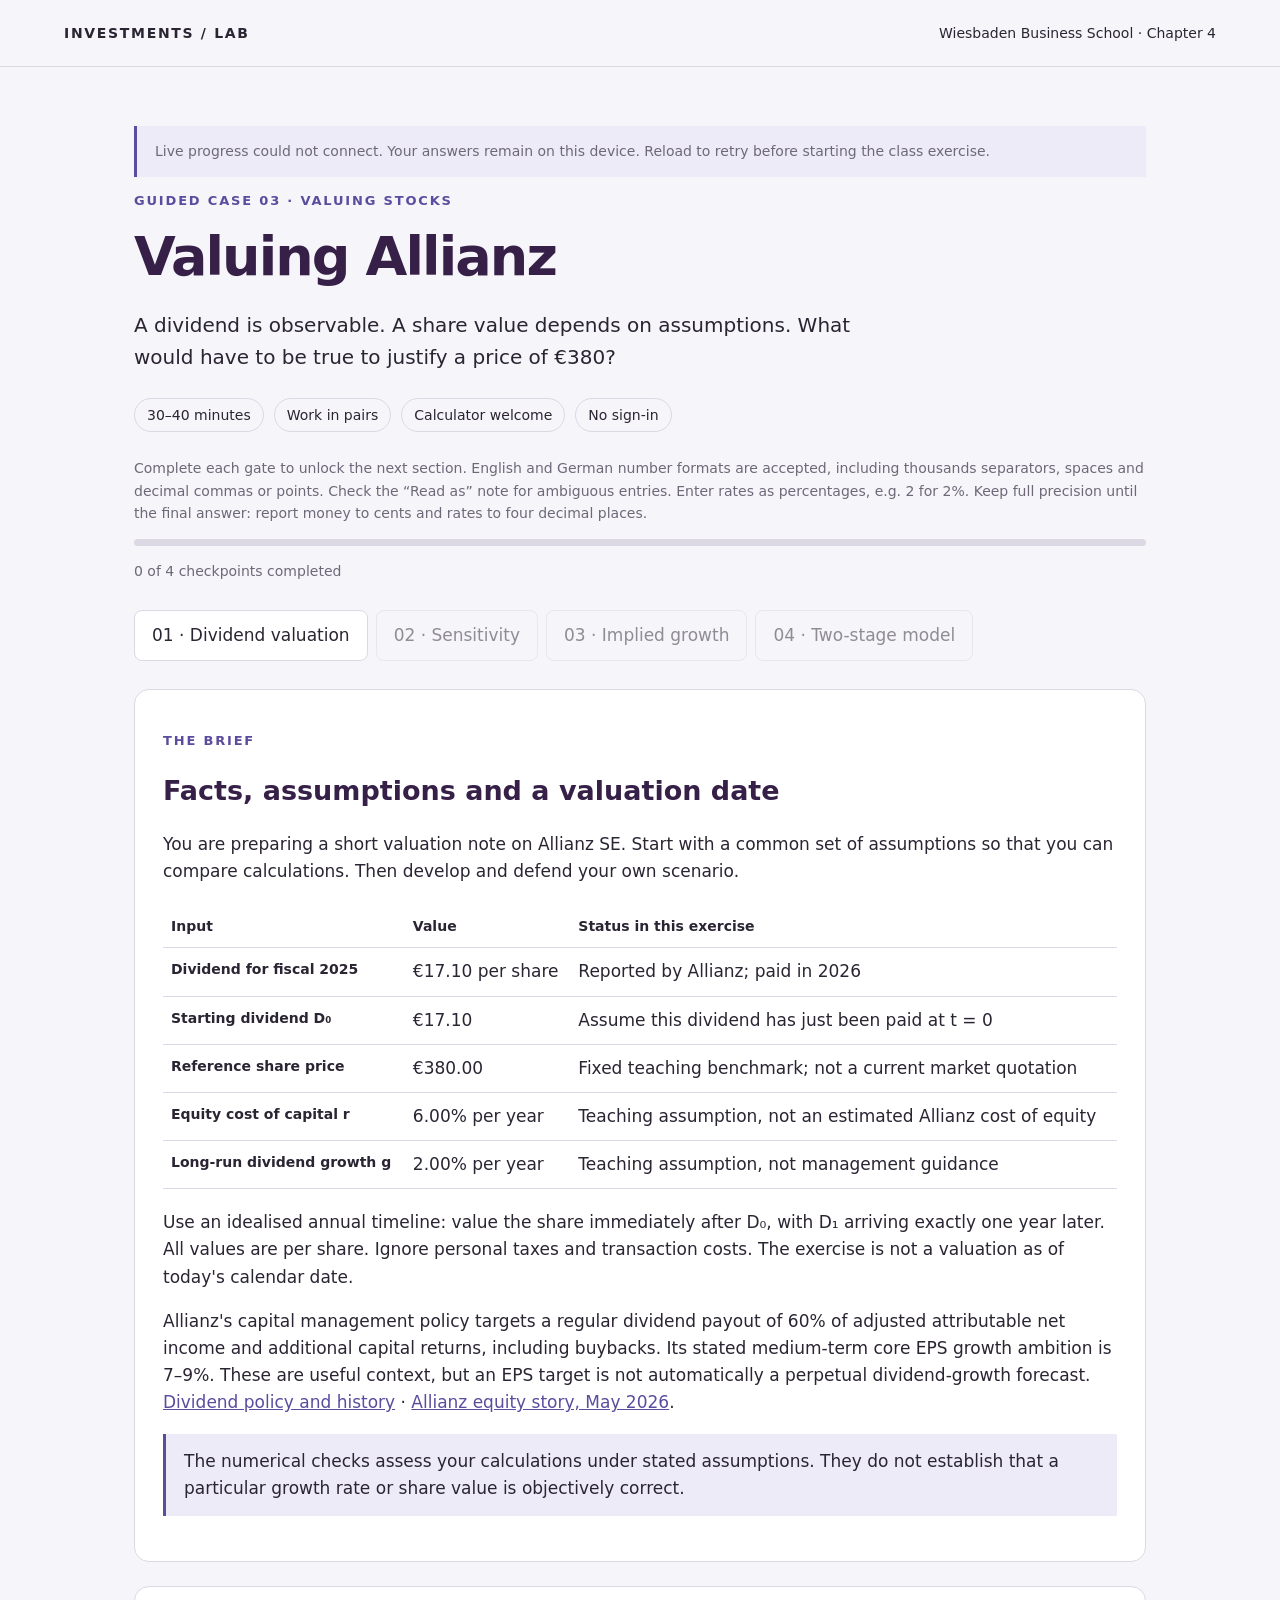
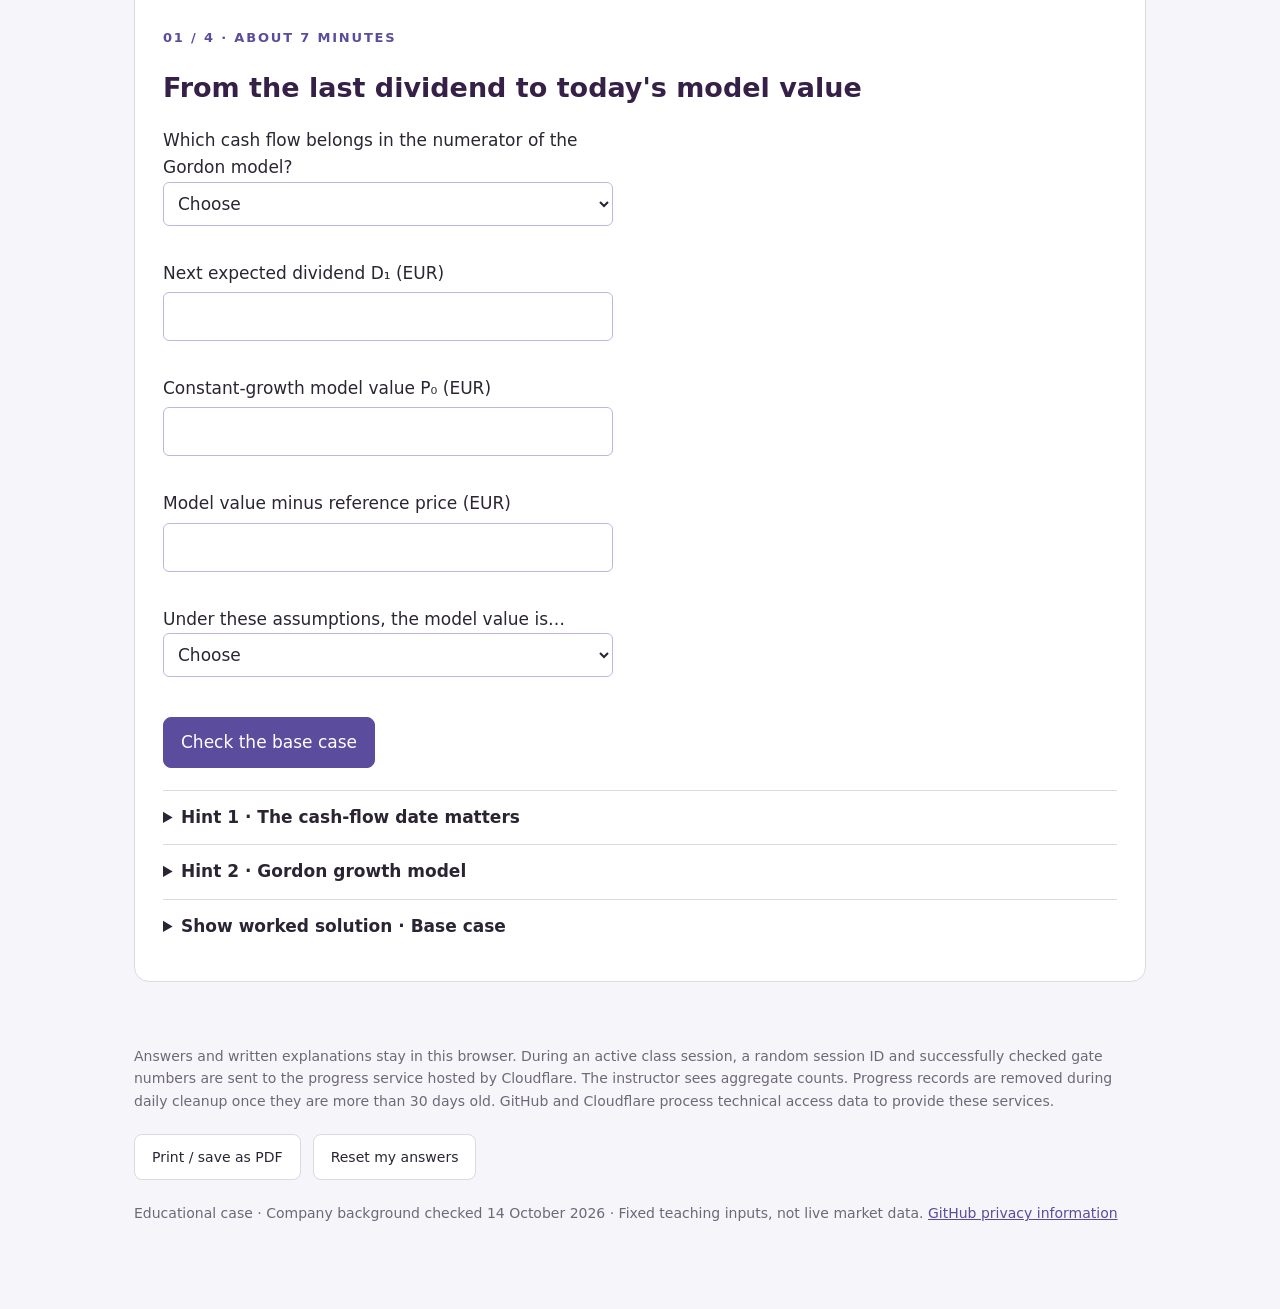
<file: chapter4/index.html>
<!doctype html><html lang="en"><head><meta charset="utf-8"><meta name="viewport" content="width=device-width,initial-scale=1"><meta name="description" content="A guided Allianz dividend valuation case with sensitivity analysis and a two-stage dividend discount model."><title>Investments Lab · Valuing Allianz</title><style>
:root{--ink:#2B2533;--muted:#6E6878;--paper:#F6F5FA;--line:#DCD8E4;--green:#5B4C9E;--light:#EEEBF8;--orange:#68476E}*{box-sizing:border-box}body{margin:0;background:var(--paper);color:var(--ink);font:17px/1.6 system-ui,sans-serif}header{padding:22px max(5vw,20px);border-bottom:1px solid var(--line);display:flex;justify-content:space-between;gap:20px;font-size:14px}header strong{letter-spacing:.12em}main{max-width:1060px;margin:auto;padding:45px 24px}h1{font-size:clamp(32px,5vw,54px);line-height:1.12;letter-spacing:-.035em;margin:15px 0 22px;max-width:780px}h2{font-size:27px;line-height:1.25}h3{font-size:19px}.eyebrow{font-size:13px;text-transform:uppercase;letter-spacing:.14em;color:var(--green);font-weight:700}.lead{max-width:760px;font-size:20px}.meta{display:flex;flex-wrap:wrap;gap:10px;margin:25px 0}.meta span{border:1px solid var(--line);padding:5px 12px;border-radius:30px;font-size:14px}nav{display:flex;gap:8px;flex-wrap:wrap;margin:28px 0}button,nav a{font:inherit;cursor:pointer;border:1px solid var(--line);border-radius:8px;padding:11px 17px;background:white;color:var(--ink);text-decoration:none}button.primary{background:var(--green);color:white;border-color:var(--green)}button:hover,nav a:hover{filter:brightness(.95)}:focus-visible{outline:3px solid #7A6B9E;outline-offset:3px}section{background:#fff;border:1px solid var(--line);border-radius:15px;padding:28px;margin:24px 0;scroll-margin-top:15px}.cards{display:grid;grid-template-columns:repeat(4,1fr);gap:12px}.offer{background:var(--paper);padding:18px;border-radius:10px}.offer strong{display:block;font-size:24px}.offer p{margin:8px 0;font-size:15px}.note{background:var(--light);border-left:3px solid var(--green);padding:14px 18px}.small,footer{font-size:14px;color:var(--muted)}.table-wrap{overflow:auto;margin:20px 0}table{width:100%;border-collapse:collapse;text-align:left}th,td{border-bottom:1px solid var(--line);padding:10px 8px;vertical-align:top}th{font-size:14px}input,select,textarea{font:inherit;padding:10px;border:1px solid #BDB5E3;border-radius:6px;width:100%;background:white;color:var(--ink)}input{min-width:112px}textarea{min-height:110px}label{display:block}td label{font-size:13px}.field{margin:16px 0;max-width:450px}.field input{margin-top:5px}.feedback{font-size:13px;display:block;max-width:260px;line-height:1.4;margin-top:5px}.good{color:#5B4C9E}.bad{color:#68476E}input[aria-invalid=true],select[aria-invalid=true]{border-color:#68476E;background:#F3EFF7}input[data-ok=true]{border-color:#5B4C9E;background:#EEEBF8}.actions{display:flex;gap:12px;align-items:center;flex-wrap:wrap;margin:22px 0}.status{font-weight:600}details{border-top:1px solid var(--line);padding:13px 0}summary{cursor:pointer;font-weight:600}details p{max-width:800px}.formula{font-family:ui-monospace,monospace;background:var(--paper);padding:14px;overflow-wrap:anywhere}.progress{height:7px;border-radius:9px;background:#DCD8E4;overflow:hidden}.progress div{height:100%;background:var(--green);width:0;transition:width .3s}footer{padding:25px 0}.two{display:grid;grid-template-columns:1fr 1fr;gap:20px}@media(max-width:760px){.cards,.two{grid-template-columns:1fr 1fr}section{padding:18px}main{padding:28px 16px}header{font-size:12px}.two{grid-template-columns:1fr}}@media(max-width:440px){.cards{grid-template-columns:1fr}header{flex-direction:column;gap:3px}}@media print{nav,button,footer{display:none}section{break-inside:avoid}body{background:white}}

svg{width:100%;max-width:680px;height:auto} .result{padding:12px;background:var(--light)} .feedback{min-height:1em} select{max-width:550px} #chartNote{max-width:680px} @media print{details{display:block}textarea{height:120px}}

.result{padding:16px;background:var(--light);border-left:3px solid var(--green);margin:16px 0} .invalid{color:#68476E} .assumptions{display:grid;grid-template-columns:repeat(3,1fr);gap:16px} .assumptions label{margin:0} .answer{font-size:14px;margin-top:5px} .nowrap{white-space:nowrap} @media(max-width:650px){.assumptions{grid-template-columns:1fr}} @media print{nav,button{display:none}}
/* HSRM muted palette */ a,a:visited{color:#5B4C9E} h1,h2{color:#362047} .result,.answer{color:#362047}
</style><link rel="stylesheet" href="../shared/number-input.css?v=flex-numbers-20261117"><link rel="stylesheet" href="../shared/case-gates.css?v=guided-20261117"></head><body><header><strong>INVESTMENTS / LAB</strong><span>Wiesbaden Business School · Chapter 4</span></header><main><p class="eyebrow">Guided case 03 · Valuing stocks</p><h1>Valuing Allianz</h1><p class="lead">A dividend is observable. A share value depends on assumptions. What would have to be true to justify a price of €380?</p><div class="meta"><span>30–40 minutes</span><span>Work in pairs</span><span>Calculator welcome</span><span>No sign-in</span></div><p class="small">Complete each gate to unlock the next section. English and German number formats are accepted, including thousands separators, spaces and decimal commas or points. Check the “Read as” note for ambiguous entries. Enter rates as percentages, e.g. 2 for 2%. Keep full precision until the final answer: report money to cents and rates to four decimal places.</p><div class="progress" aria-hidden="true"><div id="bar"></div></div><p id="progress" role="status" class="small">0 of 4 checkpoints completed</p><nav aria-label="Case phases"><a href="#phase1">01 · Dividend valuation</a><a href="#phase2">02 · Sensitivity</a><a href="#phase3">03 · Implied growth</a><a href="#phase4">04 · Two-stage model</a></nav>
<section><p class="eyebrow">The brief</p><h2>Facts, assumptions and a valuation date</h2><p>You are preparing a short valuation note on Allianz SE. Start with a common set of assumptions so that you can compare calculations. Then develop and defend your own scenario.</p><div class="table-wrap"><table><thead><tr><th>Input</th><th>Value</th><th>Status in this exercise</th></tr></thead><tbody><tr><th>Dividend for fiscal 2025</th><td>€17.10 per share</td><td>Reported by Allianz; paid in 2026</td></tr><tr><th>Starting dividend D₀</th><td>€17.10</td><td>Assume this dividend has just been paid at t = 0</td></tr><tr><th>Reference share price</th><td>€380.00</td><td>Fixed teaching benchmark; not a current market quotation</td></tr><tr><th>Equity cost of capital r</th><td>6.00% per year</td><td>Teaching assumption, not an estimated Allianz cost of equity</td></tr><tr><th>Long-run dividend growth g</th><td>2.00% per year</td><td>Teaching assumption, not management guidance</td></tr></tbody></table></div><p>Use an idealised annual timeline: value the share immediately after D₀, with D₁ arriving exactly one year later. All values are per share. Ignore personal taxes and transaction costs. The exercise is not a valuation as of today's calendar date.</p><p>Allianz's capital management policy targets a regular dividend payout of 60% of adjusted attributable net income and additional capital returns, including buybacks. Its stated medium-term core EPS growth ambition is 7–9%. These are useful context, but an EPS target is not automatically a perpetual dividend-growth forecast. <a href="https://www.allianz.com/en/investor_relations/share/dividend.html" target="_blank" rel="noopener">Dividend policy and history</a> · <a href="https://www.allianz.com/content/dam/onemarketing/azcom/Allianz_com/investor-relations/en/share/equitystory/videos/en-2605-allianz-equity-story.pdf" target="_blank" rel="noopener">Allianz equity story, May 2026</a>.</p><p class="note">The numerical checks assess your calculations under stated assumptions. They do not establish that a particular growth rate or share value is objectively correct.</p></section>
<section id="phase1" data-case-gate="1"><p class="eyebrow">01 / 4 · About 7 minutes</p><h2>From the last dividend to today's model value</h2><label class="field">Which cash flow belongs in the numerator of the Gordon model?<select id="dividendChoice"><option value="">Choose</option><option value="d0">D₀, the dividend already paid</option><option value="d1">D₁, the next expected dividend</option></select><span id="fb-dividendChoice" class="feedback"></span></label><div id="basefields"></div><label class="field">Under these assumptions, the model value is…<select id="comparison"><option value="">Choose</option><option value="above">Above the €380 benchmark</option><option value="below">Below the €380 benchmark</option><option value="equal">Equal to the €380 benchmark</option></select><span id="fb-comparison" class="feedback"></span></label><div class="actions"><button class="primary" data-check="1">Check the base case</button><span id="status1" role="status"></span></div><details><summary>Hint 1 · The cash-flow date matters</summary><p>D₀ is already paid and is not part of the future cash flows. Grow it once to obtain D₁.</p></details><details><summary>Hint 2 · Gordon growth model</summary><p class="formula">D₁ = D₀ × (1 + g)<br>P₀ = D₁ / (r − g), requiring r &gt; g</p></details><details><summary>Show worked solution · Base case</summary><p>D₁ = €17.442. P₀ = 17.442 / (0.06 − 0.02) = <strong>€436.05</strong>. This is €56.05 above the benchmark. It is a conditional model result, not proof of mispricing or a risk-free arbitrage opportunity.</p></details></section>
<section id="phase2" data-case-gate="2" hidden><p class="eyebrow">02 / 4 · About 6 minutes</p><h2>How much do the assumptions matter?</h2><p>Complete the four missing model values. Every cell starts from D₀ = €17.10 and uses its own g to calculate D₁. Values already shown provide reference points.</p><div id="sensitivity" class="table-wrap"></div><label class="field">At a fixed growth rate, a higher cost of equity makes the value…<select id="direction"><option value="">Choose</option><option value="fall">Fall</option><option value="rise">Rise</option><option value="same">Stay unchanged</option></select><span id="fb-direction" class="feedback"></span></label><label class="field">If perpetual growth is 8% and r is 6%, the Gordon model…<select id="validity"><option value="">Choose</option><option value="negative">Gives a meaningful negative share value</option><option value="invalid">Has no finite value under these assumptions</option><option value="zero">Gives a zero share value</option></select><span id="fb-validity" class="feedback"></span></label><div class="actions"><button class="primary" data-check="2">Check sensitivity</button><span id="status2" role="status"></span></div><details><summary>Hint · Look at both the numerator and denominator</summary><p>A new g changes D₁ as well as r − g. With positive dividends, the discounted infinite sum converges only if r &gt; g. A finite period of growth above r can still be modelled separately.</p></details><details><summary>Show worked solution · Sensitivity</summary><div id="senssolution" class="table-wrap"></div><p>A small change in r or g can move the valuation substantially. None of these scenarios is a probability-weighted forecast.</p></details></section>
<section id="phase3" data-case-gate="3" hidden><p class="eyebrow">03 / 4 · About 6 minutes</p><h2>Work backwards from the price</h2><p>Keep D₀ = €17.10 and r = 6%, and suppose the model must match the €380 reference price. What constant dividend growth rate would that require?</p><div id="impliedfields"></div><div class="actions"><button class="primary" data-check="3">Check implied growth</button><span id="status3" role="status"></span></div><details><summary>Hint 1 · D₁ also depends on the unknown growth rate</summary><p>Write 380 = 17.10 × (1 + g) / (0.06 − g). Do not keep the base-case D₁ fixed when solving for g.</p></details><details><summary>Hint 2 · Rearrange and cross-check</summary><p class="formula">g = (P₀ × r − D₀) / (P₀ + D₀)<br>Dividend yield = D₁ / P₀<br>Under constant growth: expected capital gain rate = g</p><p>Dividend yield plus expected capital gain rate should equal r. This is a model expectation, not a guaranteed realised return.</p></details><details><summary>Show worked solution · Implied growth</summary><p id="sol3"></p><p>The inferred rate depends on the assumed cost of equity. The market price alone cannot identify both r and g.</p></details></section>
<section id="phase4" data-case-gate="4" hidden><p class="eyebrow">04 / 4 · About 12 minutes</p><h2>Separate near-term growth from long-run growth</h2><p>Use an alternative teaching scenario: dividends grow at <strong>8% for the next three payments</strong>, then at <strong>2% forever</strong>. Keep r = 6%. This is a hypothetical dividend path, not a translation of Allianz's EPS guidance into a dividend forecast.</p><div class="table-wrap"><table><thead><tr><th>Date</th><th>Role</th><th>Dividend per share (EUR)</th></tr></thead><tbody id="dividends"></tbody></table></div><div id="stagefields"></div><div class="actions"><button class="primary" data-check="4">Check the two-stage model</button><span id="status4" role="status"></span></div><details><summary>Hint 1 · Where does the terminal value sit?</summary><p>The perpetual 2% growth phase begins with D₄. Its value sits at t = 3, immediately after D₃ has been paid. The terminal value represents D₄ onwards; it does not include D₃ again.</p></details><details><summary>Hint 2 · Discount both components</summary><p class="formula">Dₜ = 17.10 × 1.08ᵗ for t = 1, 2, 3<br>D₄ = D₃ × 1.02<br>P₃ = D₄ / (0.06 − 0.02)<br>P₀ = D₁/1.06 + D₂/1.06² + (D₃ + P₃)/1.06³</p></details><details><summary>Show worked solution · Two-stage model</summary><p id="sol4"></p><p>The higher value follows from the assumed dividend path. A more elaborate model is not automatically more accurate. Much of the estimated value still depends on long-run assumptions.</p></details></section>
<section data-case-extra hidden><p class="eyebrow">Your valuation note · Discuss or complete after class</p><h2>Choose assumptions you can defend</h2><p>Choose your own r and perpetual g for a constant-growth model. The page checks the calculation against your inputs. It does not grade the economic plausibility of your assumptions.</p><div class="assumptions"><label>Cost of equity r (%)<input id="ownr" inputmode="decimal" data-number-kind="percent" value="6"></label><label>Long-run growth g (%)<input id="owng" inputmode="decimal" data-number-kind="percent" value="2"></label><label>Your computed value (EUR)<input id="ownvalue" inputmode="decimal"></label></div><div class="actions"><button class="primary" id="checkOwn">Check my calculation</button><button id="showOwn">Show model value</button></div><p id="ownfeedback" class="result" role="status">Enter your assumptions and calculate a value before checking.</p><label for="reason">Your conclusion and supporting evidence</label><textarea id="reason" placeholder="Explain your r and g, identify your source and its date, compare with the €380 teaching benchmark, and state one limitation."></textarea><details><summary>Prompts for your discussion</summary><ul><li>Why might medium-term earnings growth differ from sustainable dividend growth?</li><li>How could insurance losses, capital requirements or payout decisions change the dividend path?</li><li>Buybacks can affect future dividends per share. Why would adding total buybacks directly to a per-share dividend risk mixing units or double counting?</li><li>Why is a bond's promised yield not automatically the appropriate discount rate for equity?</li></ul><p>Use the linked company sources as evidence, not as a ready-made estimate of r or g. A cost of equity is an estimate. Historical dividend growth and management targets alone do not determine its value.</p></details></section>
<section id="bond" data-case-extra hidden><p class="eyebrow">Optional bond extension · About 7 minutes</p><h2>Different cash flows, different discount rate</h2><p>Consider a <strong>fictional corporate bond</strong>, not an actual Allianz security: face value €1000, annual coupon rate 4%, three years to maturity, and a market YTM of 5% annually. Value it immediately after a coupon date. Assume promised payments are made. Use the stated bond YTM for pricing; do not substitute the 6% equity cost of capital.</p><div id="bondfields"></div><label class="field">At a 5% YTM, this bond trades…<select id="bondtype"><option value="">Choose</option><option value="discount">Below par</option><option value="par">At par</option><option value="premium">Above par</option></select><span id="fb-bondtype" class="feedback"></span></label><div class="actions"><button class="primary" data-check="5">Check the bond extension</button><span id="status5" role="status"></span></div><details><summary>Hint · Include principal at maturity</summary><p class="formula">P = 40/(1 + y) + 40/(1 + y)² + 1040/(1 + y)³</p><p>Change y from 5% to 6% while keeping cash flows and maturity fixed.</p></details><details><summary>Show worked solution · Bond</summary><p id="sol5"></p><p>The coupon rate is below the 5% YTM, so the bond trades at a discount. A higher required yield lowers its price. A coupon is a contractual promised payment; an equity dividend depends on future results and payout decisions. Comparing the bond YTM with the stock's dividend yield alone does not establish which investment is preferable.</p></details></section>
<footer><p id="saveState" role="status">Answers and written explanations stay in this browser. During an active class session, a random session ID and successfully checked gate numbers are sent to the progress service hosted by Cloudflare. The instructor sees aggregate counts. Progress records are removed during daily cleanup once they are more than 30 days old. GitHub and Cloudflare process technical access data to provide these services.</p><div class="actions"><button id="print">Print / save as PDF</button><button id="reset">Reset my answers</button></div><p>Educational case · Company background checked 14 October 2026 · Fixed teaching inputs, not live market data. <a href="https://docs.github.com/en/site-policy/privacy-policies/github-general-privacy-statement">GitHub privacy information</a></p></footer></main><script src="../shared/case-gates.js?v=guided-20261117"></script><script src="../shared/number-input.js?v=flex-numbers-20261117"></script><script src="../shared/live-config.js"></script><script src="../shared/student-progress.js"></script><script>
(async()=>{
const live=await window.InvestmentsLive.start("chapter4");
'use strict';
const $=id=>document.getElementById(id),KEY=live.key('investments-chapter4-v1'),specs={},done=new Set(),D0=17.1,R=.06,G=.02,P=380;
const caseFlow=window.InvestmentsCaseFlow.create(done);
const money=n=>n.toLocaleString('en-GB',{minimumFractionDigits:2,maximumFractionDigits:2,useGrouping:false}),pct=n=>(100*n).toFixed(4)+'%',ddm=(r,g)=>D0*(1+g)/(r-g);
const implied=(P*R-D0)/(P+D0),divs=[1,2,3].map(t=>D0*1.08**t),d4=divs[2]*1.02,tv=d4/(R-G),pvdiv=divs.reduce((s,d,i)=>s+d/1.06**(i+1),0),pvtv=tv/1.06**3,stage=pvdiv+pvtv;
const bond=y=>40/(1+y)+40/(1+y)**2+1040/(1+y)**3;
function field(id,n,phase,label,hint,tol=.03){specs[id]={n,phase,hint,tol};return `<label class="field">${label}<input id="${id}" aria-describedby="fb-${id}" inputmode="decimal" data-number-kind="${label.includes('EUR')?'number':label.includes('%')?'percent':'number'}" autocomplete="off"><span id="fb-${id}" class="feedback"></span></label>`}
$('basefields').innerHTML=field('d1',D0*1.02,1,'Next expected dividend D₁ (EUR)','Apply one year of 2% growth to €17.10.',.005)+field('basevalue',ddm(R,G),1,'Constant-growth model value P₀ (EUR)','Discount the next dividend as a growing perpetuity; use rates as decimals.')+field('basegap',ddm(R,G)-P,1,'Model value minus reference price (EUR)','Subtract €380 from your model value.');
const missing=new Set(['s51','s53','s71','s73']);let table='<table><caption>Model value in EUR per share; columns show growth g</caption><thead><tr><th>Cost of equity r</th><th>g = 1%</th><th>g = 2%</th><th>g = 3%</th></tr></thead><tbody>',sol=table;
for(const r of [5,6,7]){table+=`<tr><th>${r}%</th>`;sol+=`<tr><th>${r}%</th>`;for(const g of [1,2,3]){let id='s'+r+g,n=ddm(r/100,g/100);table+='<td>'+(missing.has(id)?field(id,n,2,`r = ${r}%, g = ${g}% (EUR)`,'Recompute D₁ with this growth rate, then divide by r − g.'):money(n))+'</td>';sol+='<td>'+money(n)+'</td>'}table+='</tr>';sol+='</tr>'}$('sensitivity').innerHTML=table+'</tbody></table>';$('senssolution').innerHTML=sol+'</tbody></table>';
$('impliedfields').innerHTML=field('implied',implied*100,3,'Implied perpetual growth rate (%)','Solve for g, remembering that D₁ = D₀ × (1 + g).',.0001)+field('iyield',D0*(1+implied)/P*100,3,'Expected dividend yield at that growth rate (%)','Use the implied growth rate to calculate D₁, then divide by €380.',.0001)+field('ireturn',6,3,'Expected total return under this model (%)','Add the implied growth rate to the expected dividend yield.',.0002);
$('sol3').textContent=`g = ${pct(implied)}. D₁ = €${(D0*(1+implied)).toFixed(4)}. Dividend yield = ${pct(D0*(1+implied)/P)}. Add expected capital gain of ${pct(implied)} to obtain 6.0000%.`;
$('dividends').innerHTML=[...divs,d4].map((d,i)=>`<tr><th>t = ${i+1}</th><td>${i<3?'8% dividend growth':'First dividend of the 2% perpetual phase'}</td><td>${field('stageD'+(i+1),d,4,'Dividend D'+(i+1)+' (EUR)',i<3?'Apply 8% growth for each year up to this date.':'Grow D₃ by 2%, not 8%.',.005)}</td></tr>`).join('');
$('stagefields').innerHTML=field('tvdate',3,4,'Terminal value date t =','The terminal value sits one period before D₄.',0)+field('tv',tv,4,'Terminal value P₃ at that date (EUR)','Use D₄ / (r − long-run g).',.2)+field('pvdiv',pvdiv,4,'Present value of D₁ to D₃ (EUR)','Discount each of the first three dividends separately.')+field('pvtv',pvtv,4,'Present value of the terminal value (EUR)','Discount P₃ for three years.',.2)+field('stagevalue',stage,4,'Total two-stage value today (EUR)','Add the two present-value components.',.2)+field('tvshare',pvtv/stage*100,4,'Terminal-value share of total present value (%)','Divide discounted terminal value by total value, then multiply by 100.',.02);
$('sol4').textContent=`D₁ = €${divs[0].toFixed(4)}, D₂ = €${divs[1].toFixed(5)}, D₃ = €${divs[2].toFixed(7)}, D₄ = €${d4.toFixed(9)}. P₃ = €${money(tv)}; PV of D₁–D₃ = €${money(pvdiv)}; PV of P₃ = €${money(pvtv)}. Total = €${money(stage)}, with ${(pvtv/stage*100).toFixed(2)}% attributable to the discounted terminal value. Use unrounded dividends for intermediate calculations.`;
$('bondfields').innerHTML=field('coupon',40,5,'Annual coupon (EUR)','Multiply €1000 by 4%.')+field('finalcf',1040,5,'Total payment at maturity (EUR)','Add principal to the final coupon.')+field('bond5',bond(.05),5,'Bond price at 5% YTM (EUR)','Discount the three promised payments at 5%.')+field('bond6',bond(.06),5,'Bond price at 6% YTM (EUR)','Use the same payments and maturity, changing only the yield.')+field('bondchange',(bond(.06)/bond(.05)-1)*100,5,'Percentage price change (%)','Calculate (new price / old price − 1) × 100. Include the sign.',.002);
$('sol5').textContent=`Coupon €40; final payment €1040. Price at 5%: €${money(bond(.05))}. Price at 6%: €${money(bond(.06))}. Price change: ${pct(bond(.06)/bond(.05)-1)}.`;
function val(id){return window.InvestmentsNumbers.read(document.getElementById(id))}
function follows(id,n){let own=NaN;if(id==='basevalue')own=val('d1')/.04;if(id==='basegap')own=val('basevalue')-P;if(id==='iyield')own=D0*(1+val('implied')/100)/P*100;if(id==='ireturn')own=val('iyield')+val('implied');if(id==='tv')own=val('stageD4')/.04;if(id==='pvdiv')own=[1,2,3].reduce((s,t)=>s+val('stageD'+t)/1.06**t,0);if(id==='pvtv')own=val('tv')/1.06**val('tvdate');if(id==='stagevalue')own=val('pvdiv')+val('pvtv');return Number.isFinite(own)&&Math.abs(own-n)<=Math.max(specs[id].tol,.03)}
const choices={1:{dividendChoice:['d1','Use the next expected dividend, not the one already paid.'],comparison:['above','Compare the base-case model value with €380.']},2:{direction:['fall','A higher discount rate reduces present value.'],validity:['invalid','For a positive growing perpetuity, r must exceed g.']},5:{bondtype:['discount','Compare the bond price with its €1000 face value.']}};
function progress(){caseFlow.sync();$('progress').textContent=done.size+' of 4 checkpoints completed';$('bar').style.width=done.size*25+'%'}
function check(p,report=true){if(!caseFlow.canCheck(p))return;let ok=true;for(const[id,s]of Object.entries(specs)){if(s.phase!==p)continue;let n=val(id),good=Number.isFinite(n)&&Math.abs(n-s.n)<=s.tol;$(id).setAttribute('aria-invalid',String(!good));$(id).dataset.ok=String(good);$('fb-'+id).className='feedback '+(good?'good':'bad');$('fb-'+id).textContent=good?'Correct within rounding tolerance.':!Number.isFinite(n)?'Enter a valid number; English and German formats are accepted.':follows(id,n)?'Consistent with an earlier entry. Recheck the earlier value or date.':s.hint;ok=ok&&good}for(const[id,[answer,hint]]of Object.entries(choices[p]||{})){let good=$(id).value===answer;$(id).setAttribute('aria-invalid',String(!good));$('fb-'+id).textContent=good?'Correct.':hint;$('fb-'+id).className='feedback '+(good?'good':'bad');ok=ok&&good}if(p<=4){if(ok){done.add(p);if(report)live.passed(p);}else done.delete(p)}$('status'+p).textContent=ok?'Checkpoint complete.':'Revisit the marked entries.';progress();save()}
function own(show=false){let r=val('ownr')/100,g=val('owng')/100;const box=$('ownfeedback');box.classList.remove('invalid');if(!Number.isFinite(r)||!Number.isFinite(g)||r<=-1||g<=-1){box.textContent='Enter valid rates above −100%.';box.classList.add('invalid');return}if(r<=g){box.textContent='No finite Gordon value: with positive dividends, r must exceed perpetual g. Consider a finite high-growth phase followed by a lower long-run rate.';box.classList.add('invalid');return}let n=ddm(r,g),v=val('ownvalue');box.textContent=show?`Under your assumptions: D₁ = €${(D0*(1+g)).toFixed(4)}; model value = €${money(n)}; difference from the €380 benchmark = €${money(n-P)}. Explain why your r and g are plausible.`:!Number.isFinite(v)?'Enter your computed value before checking.':Math.abs(n-v)<=.1?'Your calculation matches your assumptions. Now justify the assumptions and interpretation.':'The calculation does not match your assumptions. Recompute D₁ and use decimal rates in r − g.';}
function save(){const a={};document.querySelectorAll('input,select,textarea').forEach(e=>a[e.id]=e.value);try{localStorage.setItem(KEY,JSON.stringify({a,done:[...done]}))}catch{$('saveState').textContent='Browser storage is unavailable. Keep this tab open or print your work.'}}
try{const d=JSON.parse(localStorage.getItem(KEY)||'{}');Object.entries(d.a||{}).forEach(([id,v])=>{if($(id))$(id).value=String(v)});for(const n of d.done||[])if([1,2,3,4].includes(n))done.add(n)}catch{}
const cphase={dividendChoice:1,comparison:1,direction:2,validity:2,bondtype:5};document.querySelectorAll('input,select,textarea').forEach(e=>e.addEventListener('input',()=>{const p=specs[e.id]?.phase||cphase[e.id];if(p){done.delete(p);$('status'+p).textContent='Changed — check this phase again.';e.removeAttribute('aria-invalid');delete e.dataset.ok;if($('fb-'+e.id))$('fb-'+e.id).textContent='';progress()}if(['ownr','owng','ownvalue'].includes(e.id))$('ownfeedback').textContent='Inputs changed — check your calculation again.';save()}));document.querySelectorAll('[data-check]').forEach(b=>b.addEventListener('click',()=>check(Number(b.dataset.check))));$('checkOwn').addEventListener('click',()=>own());$('showOwn').addEventListener('click',()=>own(true));$('print').addEventListener('click',()=>window.print());$('reset').addEventListener('click',()=>{if(confirm('Clear your Chapter 4 answers on this device?')){document.querySelectorAll('input,select,textarea').forEach(e=>{e.value=e.id==='ownr'?'6':e.id==='owng'?'2':'';e.removeAttribute('aria-invalid');delete e.dataset.ok});document.querySelectorAll('.feedback,[id^="status"]').forEach(e=>e.textContent='');done.clear();progress();$('ownfeedback').textContent='Enter your assumptions and calculate a value before checking.';save()}});progress();
window.InvestmentsNumbers.mount();caseFlow.restore(check);progress();
})();
</script></body></html>
</file>
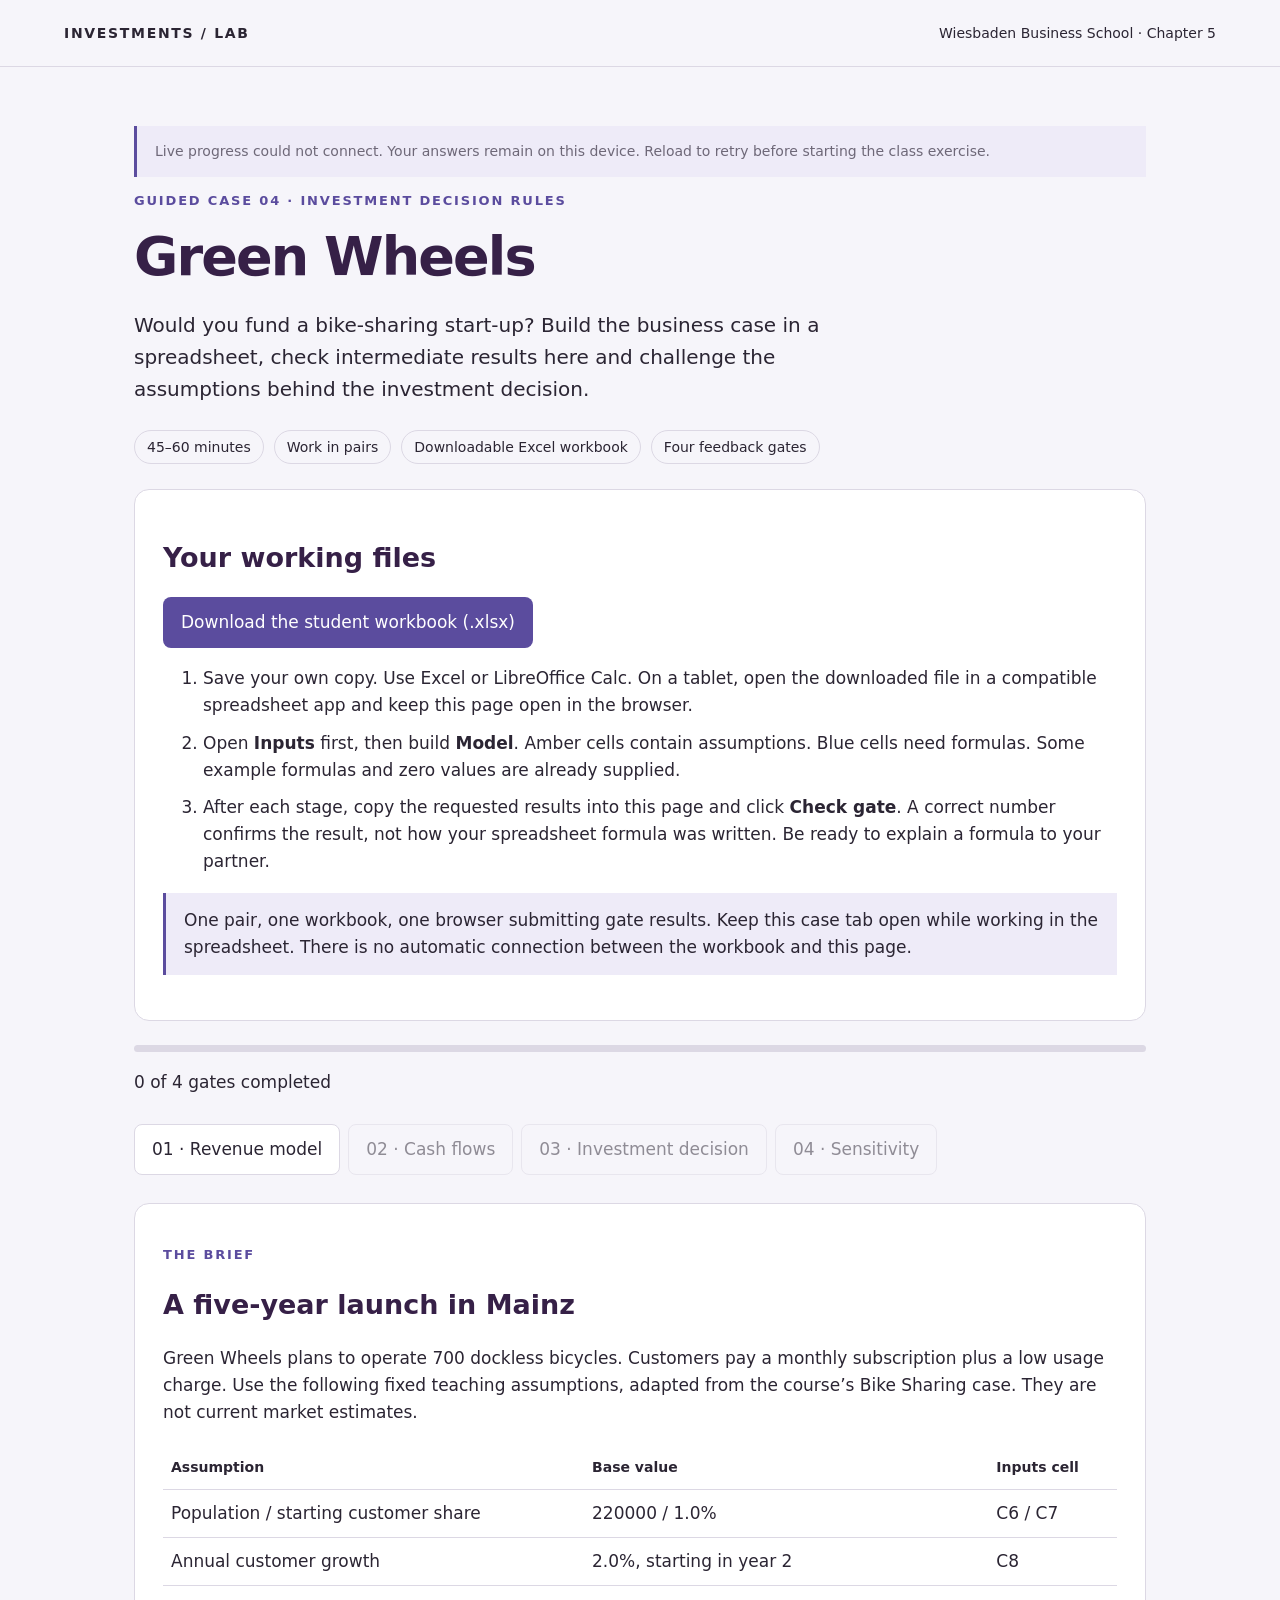
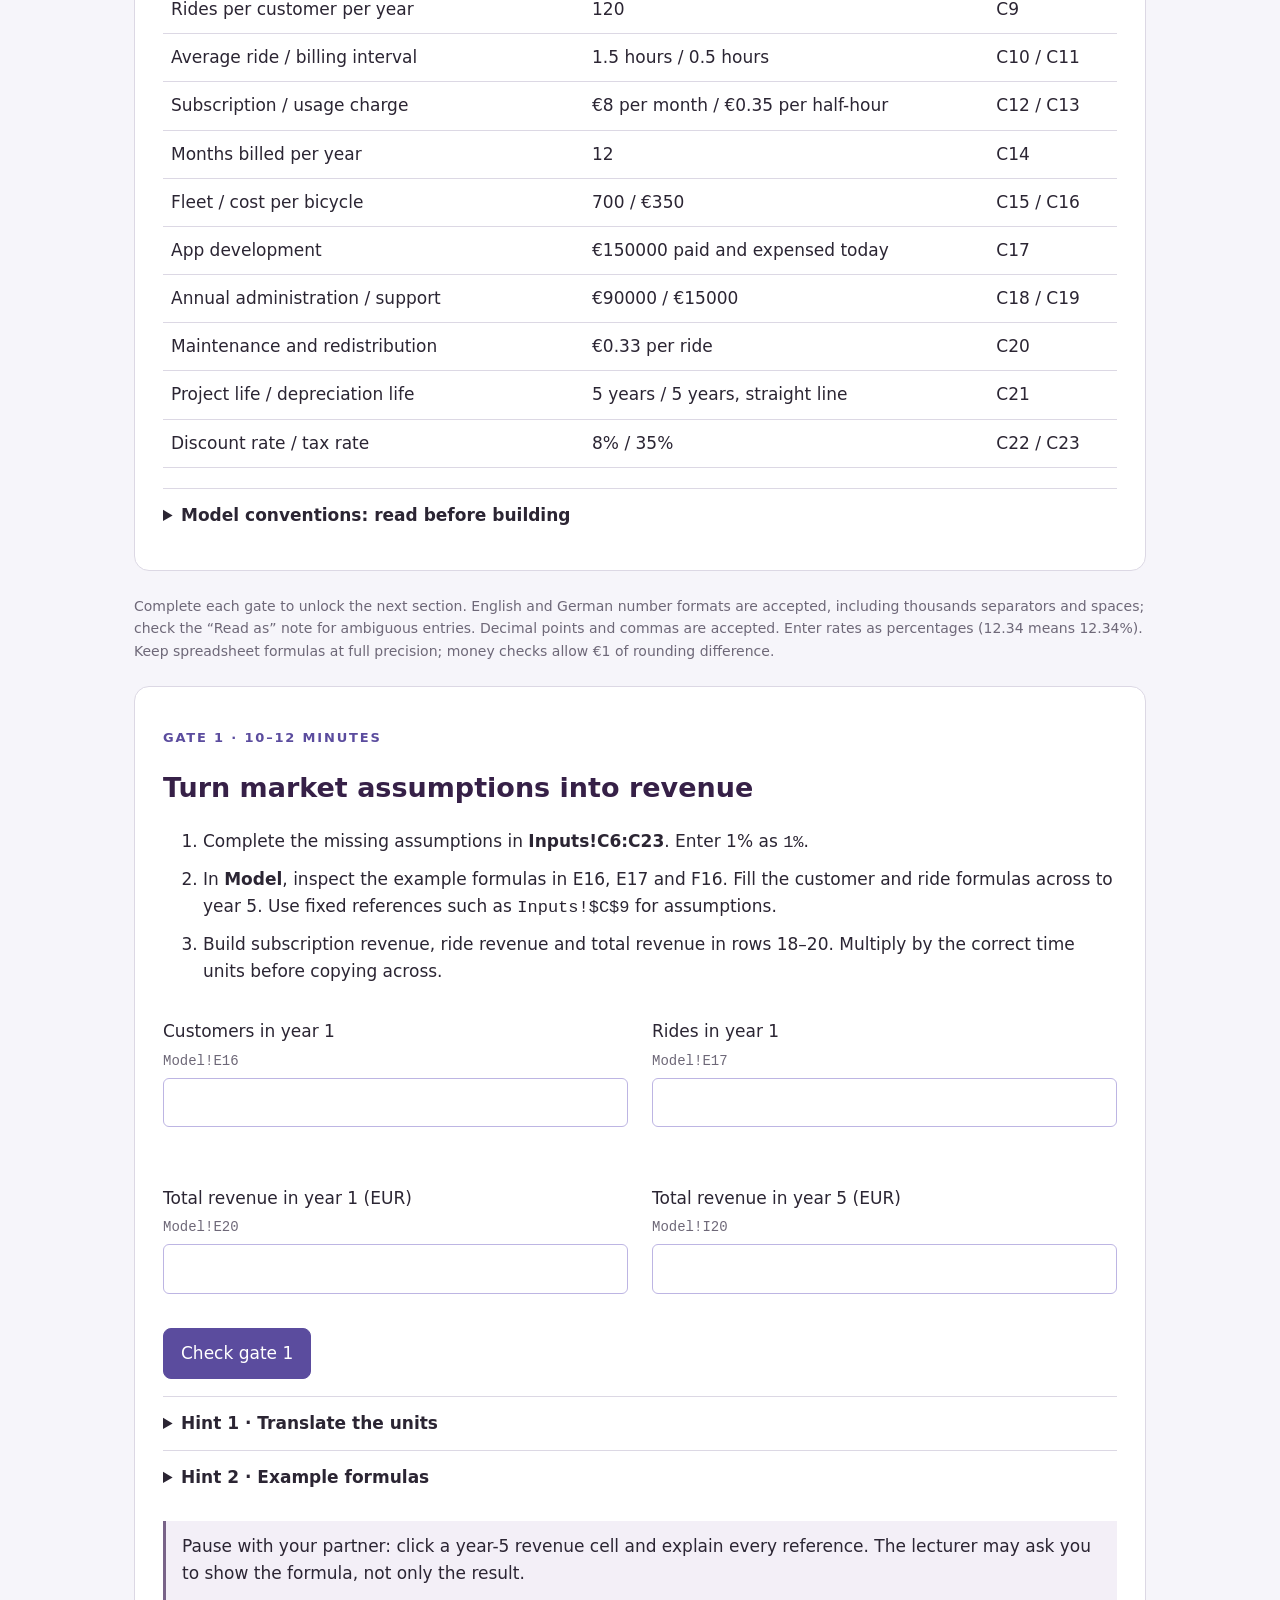
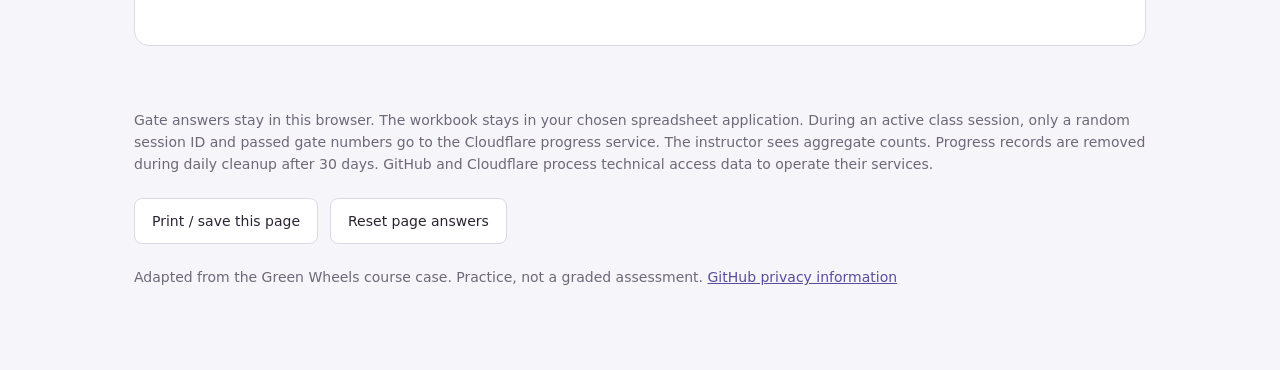
<file: chapter5/index.html>
<!doctype html><html lang="en"><head><meta charset="utf-8"><meta name="viewport" content="width=device-width,initial-scale=1"><title>Investments Lab · Green Wheels</title><meta name="description" content="Build a bike-sharing business case in a spreadsheet and check your progress in four guided gates."><style>
:root{--ink:#2B2533;--muted:#6E6878;--paper:#F6F5FA;--line:#DCD8E4;--green:#5B4C9E;--light:#EEEBF8;--orange:#68476E}*{box-sizing:border-box}body{margin:0;background:var(--paper);color:var(--ink);font:17px/1.6 system-ui,sans-serif}header{padding:22px max(5vw,20px);border-bottom:1px solid var(--line);display:flex;justify-content:space-between;gap:20px;font-size:14px}header strong{letter-spacing:.12em}main{max-width:1060px;margin:auto;padding:45px 24px}h1{font-size:clamp(32px,5vw,54px);line-height:1.12;letter-spacing:-.035em;margin:15px 0 22px;max-width:780px}h2{font-size:27px;line-height:1.25}h3{font-size:19px}.eyebrow{font-size:13px;text-transform:uppercase;letter-spacing:.14em;color:var(--green);font-weight:700}.lead{max-width:760px;font-size:20px}.meta{display:flex;flex-wrap:wrap;gap:10px;margin:25px 0}.meta span{border:1px solid var(--line);padding:5px 12px;border-radius:30px;font-size:14px}nav{display:flex;gap:8px;flex-wrap:wrap;margin:28px 0}button,nav a{font:inherit;cursor:pointer;border:1px solid var(--line);border-radius:8px;padding:11px 17px;background:white;color:var(--ink);text-decoration:none}button.primary{background:var(--green);color:white;border-color:var(--green)}button:hover,nav a:hover{filter:brightness(.95)}:focus-visible{outline:3px solid #7A6B9E;outline-offset:3px}section{background:#fff;border:1px solid var(--line);border-radius:15px;padding:28px;margin:24px 0;scroll-margin-top:15px}.cards{display:grid;grid-template-columns:repeat(4,1fr);gap:12px}.offer{background:var(--paper);padding:18px;border-radius:10px}.offer strong{display:block;font-size:24px}.offer p{margin:8px 0;font-size:15px}.note{background:var(--light);border-left:3px solid var(--green);padding:14px 18px}.small,footer{font-size:14px;color:var(--muted)}.table-wrap{overflow:auto;margin:20px 0}table{width:100%;border-collapse:collapse;text-align:left}th,td{border-bottom:1px solid var(--line);padding:10px 8px;vertical-align:top}th{font-size:14px}input,select,textarea{font:inherit;padding:10px;border:1px solid #BDB5E3;border-radius:6px;width:100%;background:white;color:var(--ink)}input{min-width:112px}textarea{min-height:110px}label{display:block}td label{font-size:13px}.field{margin:16px 0;max-width:450px}.field input{margin-top:5px}.feedback{font-size:13px;display:block;max-width:260px;line-height:1.4;margin-top:5px}.good{color:#5B4C9E}.bad{color:#68476E}input[aria-invalid=true],select[aria-invalid=true]{border-color:#68476E;background:#F3EFF7}input[data-ok=true]{border-color:#5B4C9E;background:#EEEBF8}.actions{display:flex;gap:12px;align-items:center;flex-wrap:wrap;margin:22px 0}.status{font-weight:600}details{border-top:1px solid var(--line);padding:13px 0}summary{cursor:pointer;font-weight:600}details p{max-width:800px}.formula{font-family:ui-monospace,monospace;background:var(--paper);padding:14px;overflow-wrap:anywhere}.progress{height:7px;border-radius:9px;background:#DCD8E4;overflow:hidden}.progress div{height:100%;background:var(--green);width:0;transition:width .3s}footer{padding:25px 0}.two{display:grid;grid-template-columns:1fr 1fr;gap:20px}@media(max-width:760px){.cards,.two{grid-template-columns:1fr 1fr}section{padding:18px}main{padding:28px 16px}header{font-size:12px}.two{grid-template-columns:1fr}}@media(max-width:440px){.cards{grid-template-columns:1fr}header{flex-direction:column;gap:3px}}@media print{nav,button,footer{display:none}section{break-inside:avoid}body{background:white}}

svg{width:100%;max-width:680px;height:auto} .result{padding:12px;background:var(--light)} .feedback{min-height:1em} select{max-width:550px} #chartNote{max-width:680px} @media print{details{display:block}textarea{height:120px}}

.result{padding:16px;background:var(--light);border-left:3px solid var(--green);margin:16px 0} .invalid{color:#68476E} .assumptions{display:grid;grid-template-columns:repeat(3,1fr);gap:16px} .assumptions label{margin:0} .answer{font-size:14px;margin-top:5px} .nowrap{white-space:nowrap} @media(max-width:650px){.assumptions{grid-template-columns:1fr}} @media print{nav,button{display:none}}

.download{display:inline-block;padding:12px 18px;background:var(--green);color:white;border-radius:8px;text-decoration:none}.sheetref{font:14px ui-monospace,monospace;color:var(--muted)}.checks{display:grid;grid-template-columns:1fr 1fr;gap:8px 24px}.field{max-width:none}.stop{border-left:3px solid #786388;background:#F3EFF7;padding:12px 16px}.tasklist li{margin:10px 0}@media(max-width:650px){.checks{grid-template-columns:1fr}}
/* HSRM muted palette */ a,a:visited{color:#5B4C9E} h1,h2{color:#362047} .result,.answer{color:#362047}
</style><link rel="stylesheet" href="../shared/number-input.css?v=flex-numbers-20261117"><link rel="stylesheet" href="../shared/case-gates.css?v=guided-20261117"></head><body><header><strong>INVESTMENTS / LAB</strong><span>Wiesbaden Business School · Chapter 5</span></header><main>
<p class="eyebrow">Guided case 04 · Investment decision rules</p><h1>Green Wheels</h1><p class="lead">Would you fund a bike-sharing start-up? Build the business case in a spreadsheet, check intermediate results here and challenge the assumptions behind the investment decision.</p>
<div class="meta"><span>45–60 minutes</span><span>Work in pairs</span><span>Downloadable Excel workbook</span><span>Four feedback gates</span></div>
<section><h2>Your working files</h2><p><a class="download" href="Green_Wheels_Student.xlsx" download>Download the student workbook (.xlsx)</a></p><ol class="tasklist"><li>Save your own copy. Use Excel or LibreOffice Calc. On a tablet, open the downloaded file in a compatible spreadsheet app and keep this page open in the browser.</li><li>Open <strong>Inputs</strong> first, then build <strong>Model</strong>. Amber cells contain assumptions. Blue cells need formulas. Some example formulas and zero values are already supplied.</li><li>After each stage, copy the requested results into this page and click <strong>Check gate</strong>. A correct number confirms the result, not how your spreadsheet formula was written. Be ready to explain a formula to your partner.</li></ol>

<p class="note">One pair, one workbook, one browser submitting gate results. Keep this case tab open while working in the spreadsheet. There is no automatic connection between the workbook and this page.</p></section>
<div class="progress" aria-hidden="true"><div id="bar"></div></div><p id="progress" role="status">0 of 4 gates completed</p><nav aria-label="Case phases"><a href="#phase1">01 · Revenue model</a><a href="#phase2">02 · Cash flows</a><a href="#phase3">03 · Investment decision</a><a href="#phase4">04 · Sensitivity</a></nav>
<section><p class="eyebrow">The brief</p><h2>A five-year launch in Mainz</h2><p>Green Wheels plans to operate 700 dockless bicycles. Customers pay a monthly subscription plus a low usage charge. Use the following fixed teaching assumptions, adapted from the course’s Bike Sharing case. They are not current market estimates.</p>
<div class="table-wrap"><table><thead><tr><th>Assumption</th><th>Base value</th><th>Inputs cell</th></tr></thead><tbody>
<tr><td>Population / starting customer share</td><td>220000 / 1.0%</td><td>C6 / C7</td></tr><tr><td>Annual customer growth</td><td>2.0%, starting in year 2</td><td>C8</td></tr><tr><td>Rides per customer per year</td><td>120</td><td>C9</td></tr><tr><td>Average ride / billing interval</td><td>1.5 hours / 0.5 hours</td><td>C10 / C11</td></tr><tr><td>Subscription / usage charge</td><td>€8 per month / €0.35 per half-hour</td><td>C12 / C13</td></tr><tr><td>Months billed per year</td><td>12</td><td>C14</td></tr><tr><td>Fleet / cost per bicycle</td><td>700 / €350</td><td>C15 / C16</td></tr><tr><td>App development</td><td>€150000 paid and expensed today</td><td>C17</td></tr><tr><td>Annual administration / support</td><td>€90000 / €15000</td><td>C18 / C19</td></tr><tr><td>Maintenance and redistribution</td><td>€0.33 per ride</td><td>C20</td></tr><tr><td>Project life / depreciation life</td><td>5 years / 5 years, straight line</td><td>C21</td></tr><tr><td>Discount rate / tax rate</td><td>8% / 35%</td><td>C22 / C23</td></tr></tbody></table></div>
<details><summary>Model conventions: read before building</summary><ul><li>Year 1 starts with the full customer base. Every customer is billed for 12 months. Do not round forecast customer counts. The 1% starting share assumes Green Wheels wins all heavy users described in the original case.</li><li>All recurring cash flows occur at year-end. Bicycles and app development are paid at date 0. All prices are net of VAT. Ignore inflation, working capital, financing cash flows and replacement investment. No residual value.</li><li>The app expense creates an <strong>immediate tax saving at date 0</strong>. Assume it can be offset against other taxable profits immediately. This is a deliberate teaching assumption; a stand-alone loss-making start-up may not receive that benefit immediately.</li><li>Record expenses and capex as positive amounts in the spreadsheet. Subtract them in EBIT and FCF formulas. Tax expense at date 0 is negative because it is a tax benefit.</li></ul></details></section>
<p class="small">Complete each gate to unlock the next section. English and German number formats are accepted, including thousands separators and spaces; check the “Read as” note for ambiguous entries. Decimal points and commas are accepted. Enter rates as percentages (12.34 means 12.34%). Keep spreadsheet formulas at full precision; money checks allow €1 of rounding difference.</p>
<section id="phase1" data-case-gate="1"><p class="eyebrow">Gate 1 · 10–12 minutes</p><h2>Turn market assumptions into revenue</h2><ol class="tasklist"><li>Complete the missing assumptions in <strong>Inputs!C6:C23</strong>. Enter 1% as <code>1%</code>.</li><li>In <strong>Model</strong>, inspect the example formulas in E16, E17 and F16. Fill the customer and ride formulas across to year 5. Use fixed references such as <code>Inputs!$C$9</code> for assumptions.</li><li>Build subscription revenue, ride revenue and total revenue in rows 18–20. Multiply by the correct time units before copying across.</li></ol><div id="fields1" class="checks"></div><button class="primary" data-check="1">Check gate 1</button><p id="status1" role="status"></p>
<details><summary>Hint 1 · Translate the units</summary><p>1.5 hours contains three half-hours. Each customer pays 12 monthly fees and makes 120 rides per year. Apply 2% growth four times to get from year 1 to year 5.</p></details><details><summary>Hint 2 · Example formulas</summary><p class="formula">E18: =E16*Inputs!$C$12*Inputs!$C$14<br>E19: =E17*(Inputs!$C$10/Inputs!$C$11)*Inputs!$C$13<br>E20: =SUM(E18:E19)</p><p>German Excel uses SUMME instead of SUM. Copy these formulas to the right. The year references move; the assumption references stay fixed.</p></details><p class="stop">Pause with your partner: click a year-5 revenue cell and explain every reference. The lecturer may ask you to show the formula, not only the result.</p></section>
<section id="phase2" data-case-gate="2" hidden><p class="eyebrow">Gate 2 · 12–15 minutes</p><h2>Bridge operating profit to cash flow</h2><p>Complete Model rows 22–33 for date 0 and years 1–5. Use the notes beside the model. Administration and support stay constant; maintenance follows the number of rides.</p><p class="formula">EBIT = revenue − operating expenses − depreciation<br>Tax expense = EBIT × 35%<br>FCF = EBIT − tax expense + depreciation − capex</p><p>The app is an operating expense at date 0. Bicycle depreciation begins in year 1. The app must not be charged again in year 1 or added back as depreciation.</p><div id="fields2" class="checks"></div><button class="primary" data-check="2">Check gate 2</button><p id="status2" role="status"></p><details><summary>Hint · The initial cash flow</summary><p class="formula">Date-0 EBIT = −app expense<br>Date-0 tax expense = −app expense × tax rate<br>Date-0 FCF = −app expense × (1 − tax rate) − bicycle capex</p><p>For year 1, calculate 700 × €350 / 5 for depreciation. It reduces EBIT, then is added back to cash flow. Year-1 FCF is therefore larger than profit after tax.</p></details><p class="stop">Discuss: why is buying bicycles not an immediate EBIT expense, and why is depreciation added back? Which assumption makes the immediate tax saving possible?</p></section>
<section id="phase3" data-case-gate="3" hidden><p class="eyebrow">Gate 3 · 10–12 minutes</p><h2>Apply the investment rules</h2><ol class="tasklist"><li>Calculate discount factors, present values and cumulative undiscounted cash flows in Model rows 35–37.</li><li>Calculate NPV using the built-in function in E7, and independently sum all present values in E10. Calculate IRR in E8 using date 0 through year 5.</li><li>In E9, report the first <strong>whole year-end</strong> with nonnegative cumulative cash flow. The board’s payback cutoff is <strong>2 years or less</strong>.</li></ol><div id="fields3" class="checks"></div><label class="field" for="decision">Under the base-case assumptions, the NPV rule says…<select id="decision"><option value="">Choose</option><option value="accept">Accept the investment</option><option value="reject">Reject the investment</option></select><span id="fb-decision" class="feedback"></span></label><button class="primary" data-check="3">Check gate 3</button><p id="status3" role="status"></p>
<details><summary>Hint 1 · The Excel NPV timing trap</summary><p>The NPV function treats the first value as a cash flow one period from today. Add date-0 FCF separately. IRR, however, includes date 0 in its cash-flow range.</p></details><details><summary>Hint 2 · English and German function names</summary><p class="formula">English: =NPV(Inputs!C22,E33:I33)+D33<br>German: =NBW(Inputs!C22;E33:I33)+D33<br>English: =IRR(D33:I33)<br>German: =IKV(D33:I33)<br>Cross-check: =SUM(D36:I36) / =SUMME(D36:I36)</p><p>Argument separators and function language depend on your application settings. Payback can be determined from the cumulative row; you do not need a complicated search formula.</p></details><p class="stop">Discuss: do NPV, IRR and the two-year payback rule agree here? Why should payback still not be your main value-creation criterion?</p></section>
<section id="phase4" data-case-gate="4" hidden><p class="eyebrow">Gate 4 · 10–12 minutes</p><h2>Test the business case</h2><p>Use the <strong>Review</strong> sheet. First record base NPV. Then change <strong>one input at a time</strong>, copy the resulting NPV as a value into the snapshot table, and restore the original input before the next test.</p><ul><li>Customer share: 0.8% instead of 1.0% (20% fewer starting customers).</li><li>Maintenance cost: €0.45 instead of €0.33 per ride.</li><li>Discount rate: 12% instead of 8%.</li></ul><p>These are recorded results, not a live sensitivity table. Re-run them if you change the model. This simple workflow works across spreadsheet applications without Excel-specific Data Tables.</p><div id="fields4" class="checks"></div><label class="field" for="driver">Which of these three specific changes causes the largest NPV reduction?<select id="driver"><option value="">Choose</option><option value="customers">Fewer customers</option><option value="cost">Higher maintenance cost</option><option value="rate">Higher discount rate</option></select><span id="fb-driver" class="feedback"></span></label><button class="primary" data-check="4">Check gate 4</button><p id="status4" role="status"></p><details><summary>Hint · Verify that your model responds</summary><p>A customer-share change affects subscriptions, rides, usage revenue and maintenance. A cost-per-ride change affects maintenance only. The discount-rate change affects valuation, not operating cash flow. If nothing changes, inspect hardcoded numbers and missing cell links.</p></details>
<label for="recommendation">Your investment recommendation and two risks</label><textarea id="recommendation" placeholder="State the decision, identify two assumptions needing evidence, and propose a mitigation for each risk."></textarea><p class="small">For discussion, not automatically graded. Numerical gates do not assess formula quality or your written reasoning.</p><p class="stop">Restore the base assumptions and save/export your workbook. Explain why a high model IRR is not evidence that customers will actually sign up. The tested changes have different sizes, so their NPV impacts are not a universal ranking of parameter sensitivity.</p></section>
<section data-case-extra hidden><p class="eyebrow">Optional extension / preparation for discussion</p><h2>Where would the recommendation change?</h2><p>Complete the NPV profile in Review and create a scatter chart. Compare its zero crossing with the IRR. Try a starting customer share of 0.4%: can the project still create value?</p><p>Find one real bike-sharing competitor and record the source and access date. Compare subscription fees, trip duration caps and usage charges. Do not replace the base-case inputs during the numerical gates.</p><p>Check whether the fleet can support expected rides per day and peak-hour demand. Identify costs omitted here, such as theft, insurance or bicycle replacement. Do not mistake average capacity for peak capacity.</p></section>
<footer><p id="saveState" role="status">Gate answers stay in this browser. The workbook stays in your chosen spreadsheet application. During an active class session, only a random session ID and passed gate numbers go to the Cloudflare progress service. The instructor sees aggregate counts. Progress records are removed during daily cleanup after 30 days. GitHub and Cloudflare process technical access data to operate their services.</p><div class="actions"><button id="print">Print / save this page</button><button id="reset">Reset page answers</button></div><p>Adapted from the Green Wheels course case. Practice, not a graded assessment. <a href="https://docs.github.com/en/site-policy/privacy-policies/github-general-privacy-statement">GitHub privacy information</a></p></footer>
</main><script src="../shared/case-gates.js?v=guided-20261117"></script><script src="../shared/number-input.js?v=flex-numbers-20261117"></script><script src="../shared/live-config.js"></script><script src="../shared/student-progress.js"></script><script src="case.js?v=guided-20261117"></script></body></html>
</file>
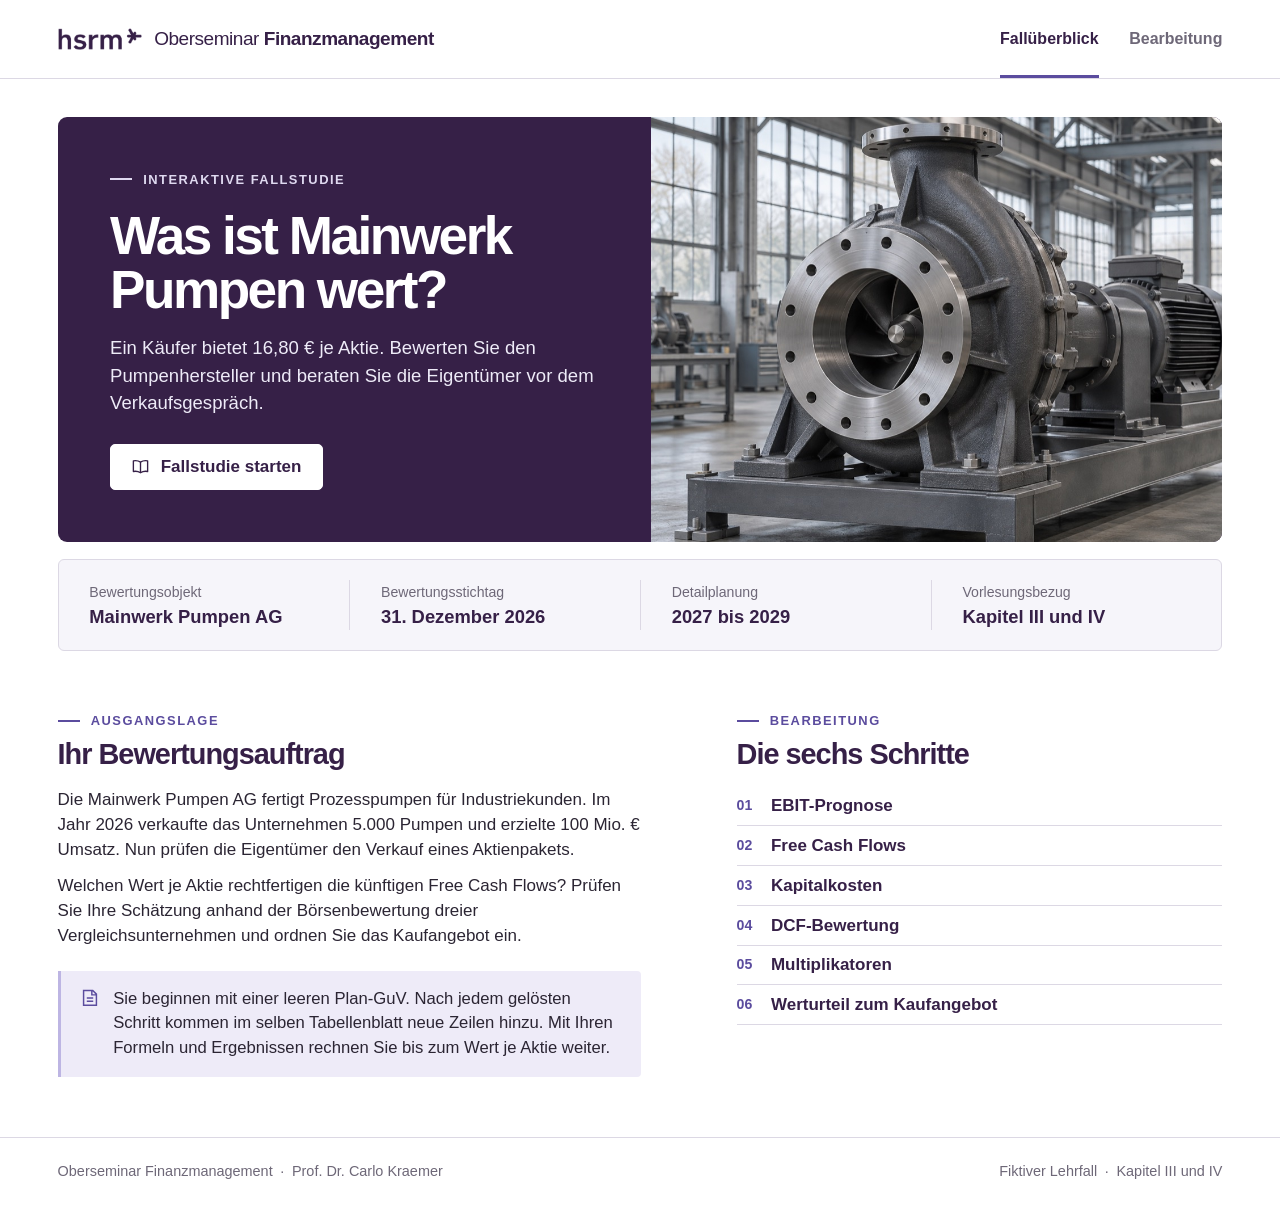
<file: oberseminar-finanzmanagement/index.html>
<!doctype html>
<html lang="de">
<head>
  <meta charset="utf-8">
  <meta name="viewport" content="width=device-width, initial-scale=1">
  <meta name="theme-color" content="#362047">
  <meta name="description" content="Eine interaktive Fallstudie zur Unternehmensbewertung im Oberseminar Finanzmanagement. Bewerten Sie die Mainwerk Pumpen AG mit DCF und Multiplikatoren.">
  <title>Mainwerk Pumpen AG · Oberseminar Finanzmanagement</title>
  <link rel="icon" type="image/svg+xml" href="./assets/signet.svg">
  <link rel="stylesheet" href="./style.css?v=hsrm">
  <link rel="stylesheet" href="./workbook.css?v=3">
</head>
<body>
  <a class="skip" href="#main-anchor">Zum Inhalt springen</a>
  <header class="masthead">
    <div class="shell mast-inner">
      <a href="#" class="identity" data-home aria-label="Hochschule RheinMain · Oberseminar Finanzmanagement – zum Fallüberblick">
        <span class="hsrm-logo" aria-hidden="true"></span>
        <span>Oberseminar <strong>Finanzmanagement</strong></span>
      </a>
      <nav class="top-nav" aria-label="Hauptnavigation">
        <a href="#" data-home class="nav-overview">Fallüberblick</a>
        <a href="#schritt-1" data-start class="nav-work">Bearbeitung</a>
      </nav>
    </div>
  </header>
  <div id="main-anchor" tabindex="-1"></div>
  <main id="overview" class="shell">
    <section class="hero" aria-labelledby="case-title">
      <div class="hero-copy">
        <p class="hero-kicker"><span></span>Interaktive Fallstudie</p>
        <h1 id="case-title">Was ist Mainwerk<br>Pumpen wert?</h1>
        <p class="hero-lead">Ein Käufer bietet 16,80 € je Aktie. Bewerten Sie den Pumpenhersteller und beraten Sie die Eigentümer vor dem Verkaufsgespräch.</p>
        <button class="start-button" type="button" data-start>
          <svg viewBox="0 0 24 24" fill="none" stroke="currentColor" stroke-width="1.7" stroke-linejoin="round" aria-hidden="true"><path d="M12 6.5C9.5 4.7 6.5 4.1 3 4.8v13.5c3.3-.7 6.3-.1 9 1.6 2.7-1.7 5.7-2.3 9-1.6V4.8c-3.5-.7-6.5-.1-9 1.7Zm0 0v13.3"/></svg>
          <span data-start-label>Fallstudie starten</span>
        </button>
      </div>
      <div class="hero-photo">
        <img src="./assets/werkhalle.jpg" fetchpriority="high" alt="Industrielle Kreiselpumpe mit offenem Saugflansch in einer Montagehalle">
      </div>
    </section>
    <dl class="fact-strip">
      <div><dt>Bewertungsobjekt</dt><dd>Mainwerk Pumpen AG</dd></div>
      <div><dt>Bewertungsstichtag</dt><dd>31. Dezember 2026</dd></div>
      <div><dt>Detailplanung</dt><dd>2027 bis 2029</dd></div>
      <div><dt>Vorlesungsbezug</dt><dd>Kapitel III und IV</dd></div>
    </dl>
    <div class="briefing">
      <section class="mandate" aria-labelledby="mandate-title">
        <p class="section-kicker"><span></span>Ausgangslage</p>
        <h2 id="mandate-title">Ihr Bewertungsauftrag</h2>
        <p>Die Mainwerk Pumpen AG fertigt Prozesspumpen für Industriekunden. Im Jahr 2026 verkaufte das Unternehmen 5.000 Pumpen und erzielte 100 Mio. € Umsatz. Nun prüfen die Eigentümer den Verkauf eines Aktienpakets.</p>
        <p>Welchen Wert je Aktie rechtfertigen die künftigen Free Cash Flows? Prüfen Sie Ihre Schätzung anhand der Börsenbewertung dreier Vergleichsunternehmen und ordnen Sie das Kaufangebot ein.</p>
        <div class="study-note">
          <svg viewBox="0 0 24 24" fill="none" stroke="currentColor" stroke-width="1.6" aria-hidden="true"><path d="M7 3.8h8l4 4V20H5V3.8h2Zm7 .3v4.5h4.5M8.5 12h7m-7 3.5h7"/></svg>
          <p>Sie beginnen mit einer leeren Plan-GuV. Nach jedem gelösten Schritt kommen im selben Tabellenblatt neue Zeilen hinzu. Mit Ihren Formeln und Ergebnissen rechnen Sie bis zum Wert je Aktie weiter.</p>
        </div>
      </section>
      <section class="route" aria-labelledby="route-title">
        <p class="section-kicker"><span></span>Bearbeitung</p>
        <h2 id="route-title">Die sechs Schritte</h2>
        <ol class="outline">
          <li><span>01</span>EBIT-Prognose</li>
          <li><span>02</span>Free Cash Flows</li>
          <li><span>03</span>Kapitalkosten</li>
          <li><span>04</span>DCF-Bewertung</li>
          <li><span>05</span>Multiplikatoren</li>
          <li><span>06</span>Werturteil zum Kaufangebot</li>
        </ol>
      </section>
    </div>
  </main>
  <main id="workspace" class="shell" hidden></main>
  <noscript><p class="shell">Bitte aktivieren Sie JavaScript, um die Fallstudie zu bearbeiten.</p></noscript>
  <footer><div class="shell footer-inner"><span>Oberseminar Finanzmanagement <span class="dot">·</span> Prof. Dr. Carlo Kraemer</span><span>Fiktiver Lehrfall <span class="dot">·</span> Kapitel III und IV</span></div></footer>
  <script type="module" src="./app.mjs?v=3"></script>
</body>
</html>
</file>
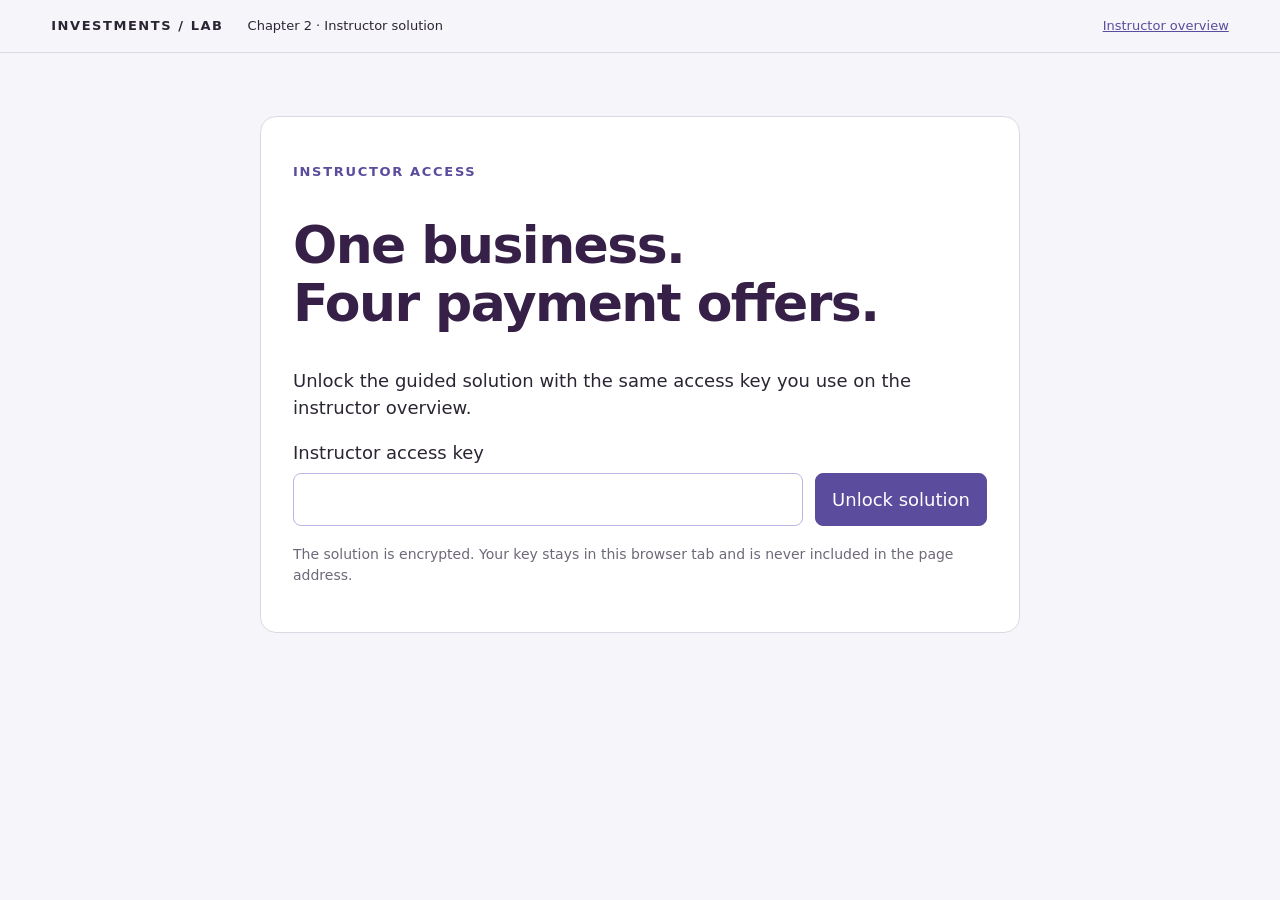
<file: chapter2/solution/index.html>
<!doctype html>
<html lang="en"><head><meta charset="utf-8"><meta name="viewport" content="width=device-width,initial-scale=1"><meta name="robots" content="noindex,nofollow"><meta name="referrer" content="no-referrer"><meta http-equiv="Content-Security-Policy" content="default-src 'self'; script-src 'self'; style-src 'self'; connect-src 'self'; object-src 'none'; base-uri 'none'; form-action 'none'"><title>Chapter 2 · Instructor solution · Investments Lab</title><link rel="stylesheet" href="../../shared/instructor-solution.css?v=hsrm-20261117"></head>
<body data-chapter="chapter2" data-views="6">
<header class="site-header"><strong>INVESTMENTS / LAB</strong><span>Chapter 2 · Instructor solution</span><a href="../../">Instructor overview</a></header>
<main id="locked" class="access-card"><p class="eyebrow">Instructor access</p><h1>One business.<br>Four payment offers.</h1><p>Unlock the guided solution with the same access key you use on the instructor overview.</p><form id="unlockForm"><label for="accessKey">Instructor access key</label><div class="access-row"><input id="accessKey" type="password" autocomplete="current-password" required spellcheck="false"><button class="primary" type="submit" id="unlockButton">Unlock solution</button></div></form><p id="accessStatus" role="status" aria-live="polite"></p><p class="muted">The solution is encrypted. Your key stays in this browser tab and is never included in the page address.</p></main>
<div id="solution" hidden>
<div class="toolbar" aria-label="Presentation controls"><label class="view-label" for="viewSelect">Discussion view<select id="viewSelect"></select></label><div class="toolbar-actions"><button id="handout" type="button" aria-pressed="false">Full solution</button><button id="print" type="button">Print / PDF</button><button id="fullscreen" type="button">Full screen</button><button id="lock" type="button">Lock</button></div></div>
<p class="keyboard-help">← / → move through the discussion · Space reveals the next step · Choose a view to revisit a difficult point.</p>
<main id="content"></main>
<nav class="presenter-controls" aria-label="Step controls"><button id="previous" type="button">← Previous view</button><p id="stepStatus" role="status" aria-live="polite"></p><div><button id="restart" type="button">Reset this view</button><button id="next" class="primary" type="button">Reveal next step</button></div></nav>
</div>
<noscript><p class="access-card">JavaScript is needed to unlock and present this solution.</p></noscript>
<script type="module" src="../../shared/instructor-solution.js?v=hsrm-20261117"></script>
</body></html>
</file>
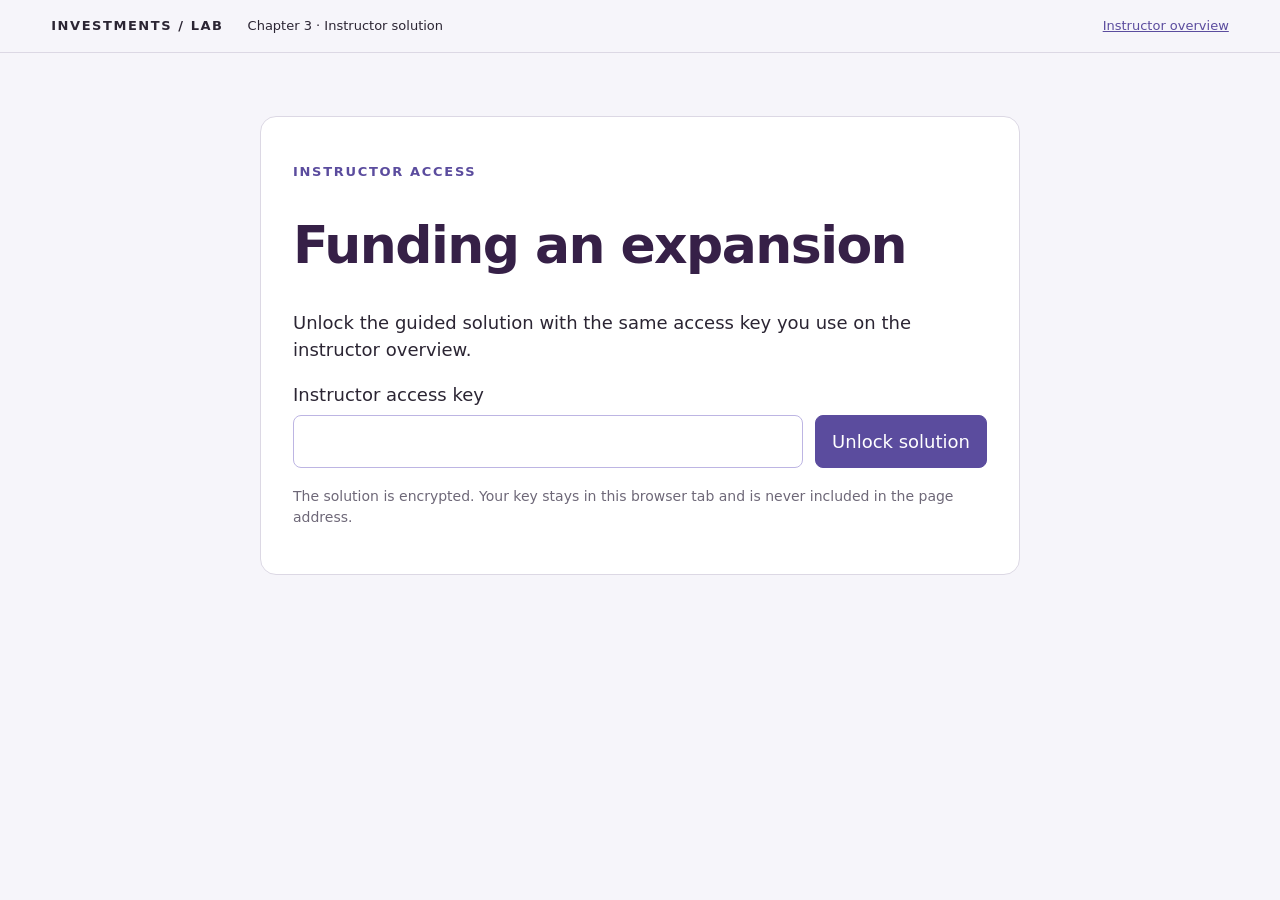
<file: chapter3/solution/index.html>
<!doctype html>
<html lang="en"><head><meta charset="utf-8"><meta name="viewport" content="width=device-width,initial-scale=1"><meta name="robots" content="noindex,nofollow"><meta name="referrer" content="no-referrer"><meta http-equiv="Content-Security-Policy" content="default-src 'self'; script-src 'self'; style-src 'self'; connect-src 'self'; object-src 'none'; base-uri 'none'; form-action 'none'"><title>Chapter 3 · Instructor solution · Investments Lab</title><link rel="stylesheet" href="../../shared/instructor-solution.css?v=hsrm-20261117"></head>
<body data-chapter="chapter3" data-views="6">
<header class="site-header"><strong>INVESTMENTS / LAB</strong><span>Chapter 3 · Instructor solution</span><a href="../../">Instructor overview</a></header>
<main id="locked" class="access-card"><p class="eyebrow">Instructor access</p><h1>Funding an expansion</h1><p>Unlock the guided solution with the same access key you use on the instructor overview.</p><form id="unlockForm"><label for="accessKey">Instructor access key</label><div class="access-row"><input id="accessKey" type="password" autocomplete="current-password" required spellcheck="false"><button class="primary" type="submit" id="unlockButton">Unlock solution</button></div></form><p id="accessStatus" role="status" aria-live="polite"></p><p class="muted">The solution is encrypted. Your key stays in this browser tab and is never included in the page address.</p></main>
<div id="solution" hidden>
<div class="toolbar" aria-label="Presentation controls"><label class="view-label" for="viewSelect">Discussion view<select id="viewSelect"></select></label><div class="toolbar-actions"><button id="handout" type="button" aria-pressed="false">Full solution</button><button id="print" type="button">Print / PDF</button><button id="fullscreen" type="button">Full screen</button><button id="lock" type="button">Lock</button></div></div>
<p class="keyboard-help">← / → move through the discussion · Space reveals the next step · Choose a view to revisit a difficult point.</p>
<main id="content"></main>
<nav class="presenter-controls" aria-label="Step controls"><button id="previous" type="button">← Previous view</button><p id="stepStatus" role="status" aria-live="polite"></p><div><button id="restart" type="button">Reset this view</button><button id="next" class="primary" type="button">Reveal next step</button></div></nav>
</div>
<noscript><p class="access-card">JavaScript is needed to unlock and present this solution.</p></noscript>
<script type="module" src="../../shared/instructor-solution.js?v=hsrm-20261117"></script>
</body></html>
</file>
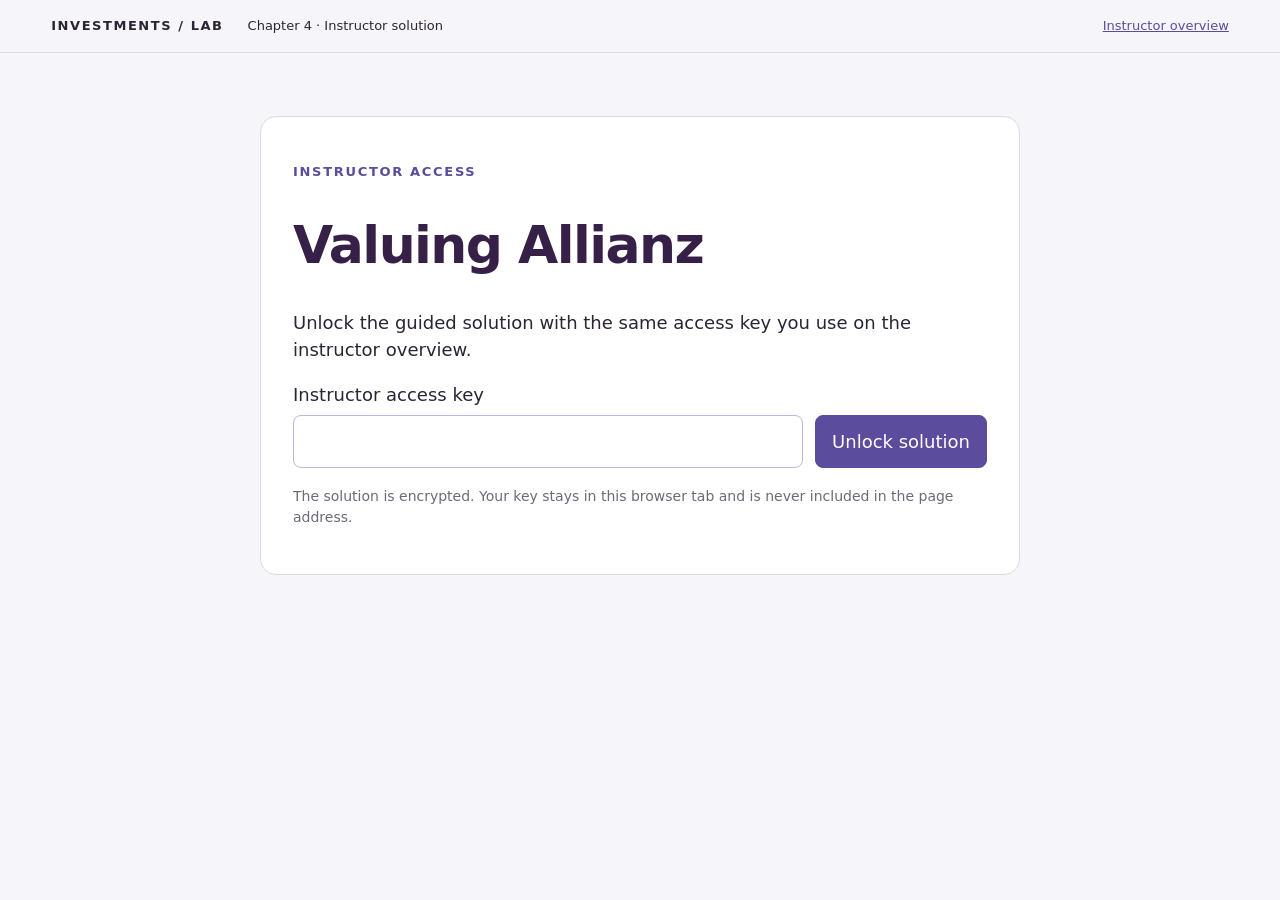
<file: chapter4/solution/index.html>
<!doctype html>
<html lang="en"><head><meta charset="utf-8"><meta name="viewport" content="width=device-width,initial-scale=1"><meta name="robots" content="noindex,nofollow"><meta name="referrer" content="no-referrer"><meta http-equiv="Content-Security-Policy" content="default-src 'self'; script-src 'self'; style-src 'self'; connect-src 'self'; object-src 'none'; base-uri 'none'; form-action 'none'"><title>Chapter 4 · Instructor solution · Investments Lab</title><link rel="stylesheet" href="../../shared/instructor-solution.css?v=hsrm-20261117"></head>
<body data-chapter="chapter4" data-views="6">
<header class="site-header"><strong>INVESTMENTS / LAB</strong><span>Chapter 4 · Instructor solution</span><a href="../../">Instructor overview</a></header>
<main id="locked" class="access-card"><p class="eyebrow">Instructor access</p><h1>Valuing Allianz</h1><p>Unlock the guided solution with the same access key you use on the instructor overview.</p><form id="unlockForm"><label for="accessKey">Instructor access key</label><div class="access-row"><input id="accessKey" type="password" autocomplete="current-password" required spellcheck="false"><button class="primary" type="submit" id="unlockButton">Unlock solution</button></div></form><p id="accessStatus" role="status" aria-live="polite"></p><p class="muted">The solution is encrypted. Your key stays in this browser tab and is never included in the page address.</p></main>
<div id="solution" hidden>
<div class="toolbar" aria-label="Presentation controls"><label class="view-label" for="viewSelect">Discussion view<select id="viewSelect"></select></label><div class="toolbar-actions"><button id="handout" type="button" aria-pressed="false">Full solution</button><button id="print" type="button">Print / PDF</button><button id="fullscreen" type="button">Full screen</button><button id="lock" type="button">Lock</button></div></div>
<p class="keyboard-help">← / → move through the discussion · Space reveals the next step · Choose a view to revisit a difficult point.</p>
<main id="content"></main>
<nav class="presenter-controls" aria-label="Step controls"><button id="previous" type="button">← Previous view</button><p id="stepStatus" role="status" aria-live="polite"></p><div><button id="restart" type="button">Reset this view</button><button id="next" class="primary" type="button">Reveal next step</button></div></nav>
</div>
<noscript><p class="access-card">JavaScript is needed to unlock and present this solution.</p></noscript>
<script type="module" src="../../shared/instructor-solution.js?v=hsrm-20261117"></script>
</body></html>
</file>
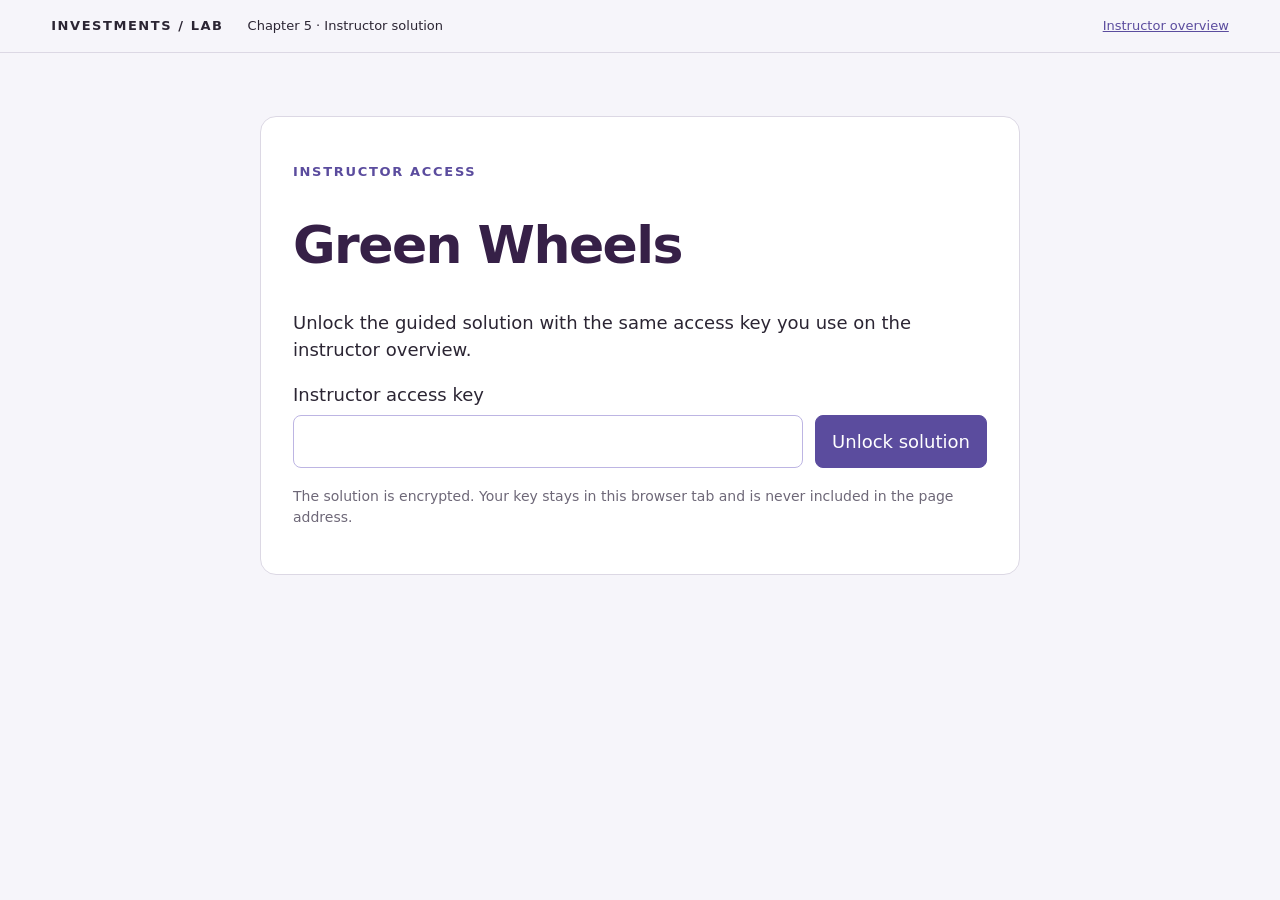
<file: chapter5/solution/index.html>
<!doctype html>
<html lang="en"><head><meta charset="utf-8"><meta name="viewport" content="width=device-width,initial-scale=1"><meta name="robots" content="noindex,nofollow"><meta name="referrer" content="no-referrer"><meta http-equiv="Content-Security-Policy" content="default-src 'self'; script-src 'self'; style-src 'self'; connect-src 'self'; object-src 'none'; base-uri 'none'; form-action 'none'"><title>Chapter 5 · Instructor solution · Investments Lab</title><link rel="stylesheet" href="../../shared/instructor-solution.css?v=hsrm-20261117"></head>
<body data-chapter="chapter5" data-views="8">
<header class="site-header"><strong>INVESTMENTS / LAB</strong><span>Chapter 5 · Instructor solution</span><a href="../../">Instructor overview</a></header>
<main id="locked" class="access-card"><p class="eyebrow">Instructor access</p><h1>Green Wheels</h1><p>Unlock the guided solution with the same access key you use on the instructor overview.</p><form id="unlockForm"><label for="accessKey">Instructor access key</label><div class="access-row"><input id="accessKey" type="password" autocomplete="current-password" required spellcheck="false"><button class="primary" type="submit" id="unlockButton">Unlock solution</button></div></form><p id="accessStatus" role="status" aria-live="polite"></p><p class="muted">The solution is encrypted. Your key stays in this browser tab and is never included in the page address.</p></main>
<div id="solution" hidden>
<div class="toolbar" aria-label="Presentation controls"><label class="view-label" for="viewSelect">Discussion view<select id="viewSelect"></select></label><div class="toolbar-actions"><button id="handout" type="button" aria-pressed="false">Full solution</button><button id="downloadWorkbook" type="button">Download Excel solution</button><span id="downloadStatus" class="sr-only" role="status" aria-live="polite"></span><button id="print" type="button">Print / PDF</button><button id="fullscreen" type="button">Full screen</button><button id="lock" type="button">Lock</button></div></div>
<p class="keyboard-help">← / → move through the discussion · Space reveals the next step · Choose a view to revisit a difficult point.</p>
<main id="content"></main>
<nav class="presenter-controls" aria-label="Step controls"><button id="previous" type="button">← Previous view</button><p id="stepStatus" role="status" aria-live="polite"></p><div><button id="restart" type="button">Reset this view</button><button id="next" class="primary" type="button">Reveal next step</button></div></nav>
</div>
<noscript><p class="access-card">JavaScript is needed to unlock and present this solution.</p></noscript>
<script type="module" src="../../shared/instructor-solution.js?v=hsrm-20261117"></script>
</body></html>
</file>
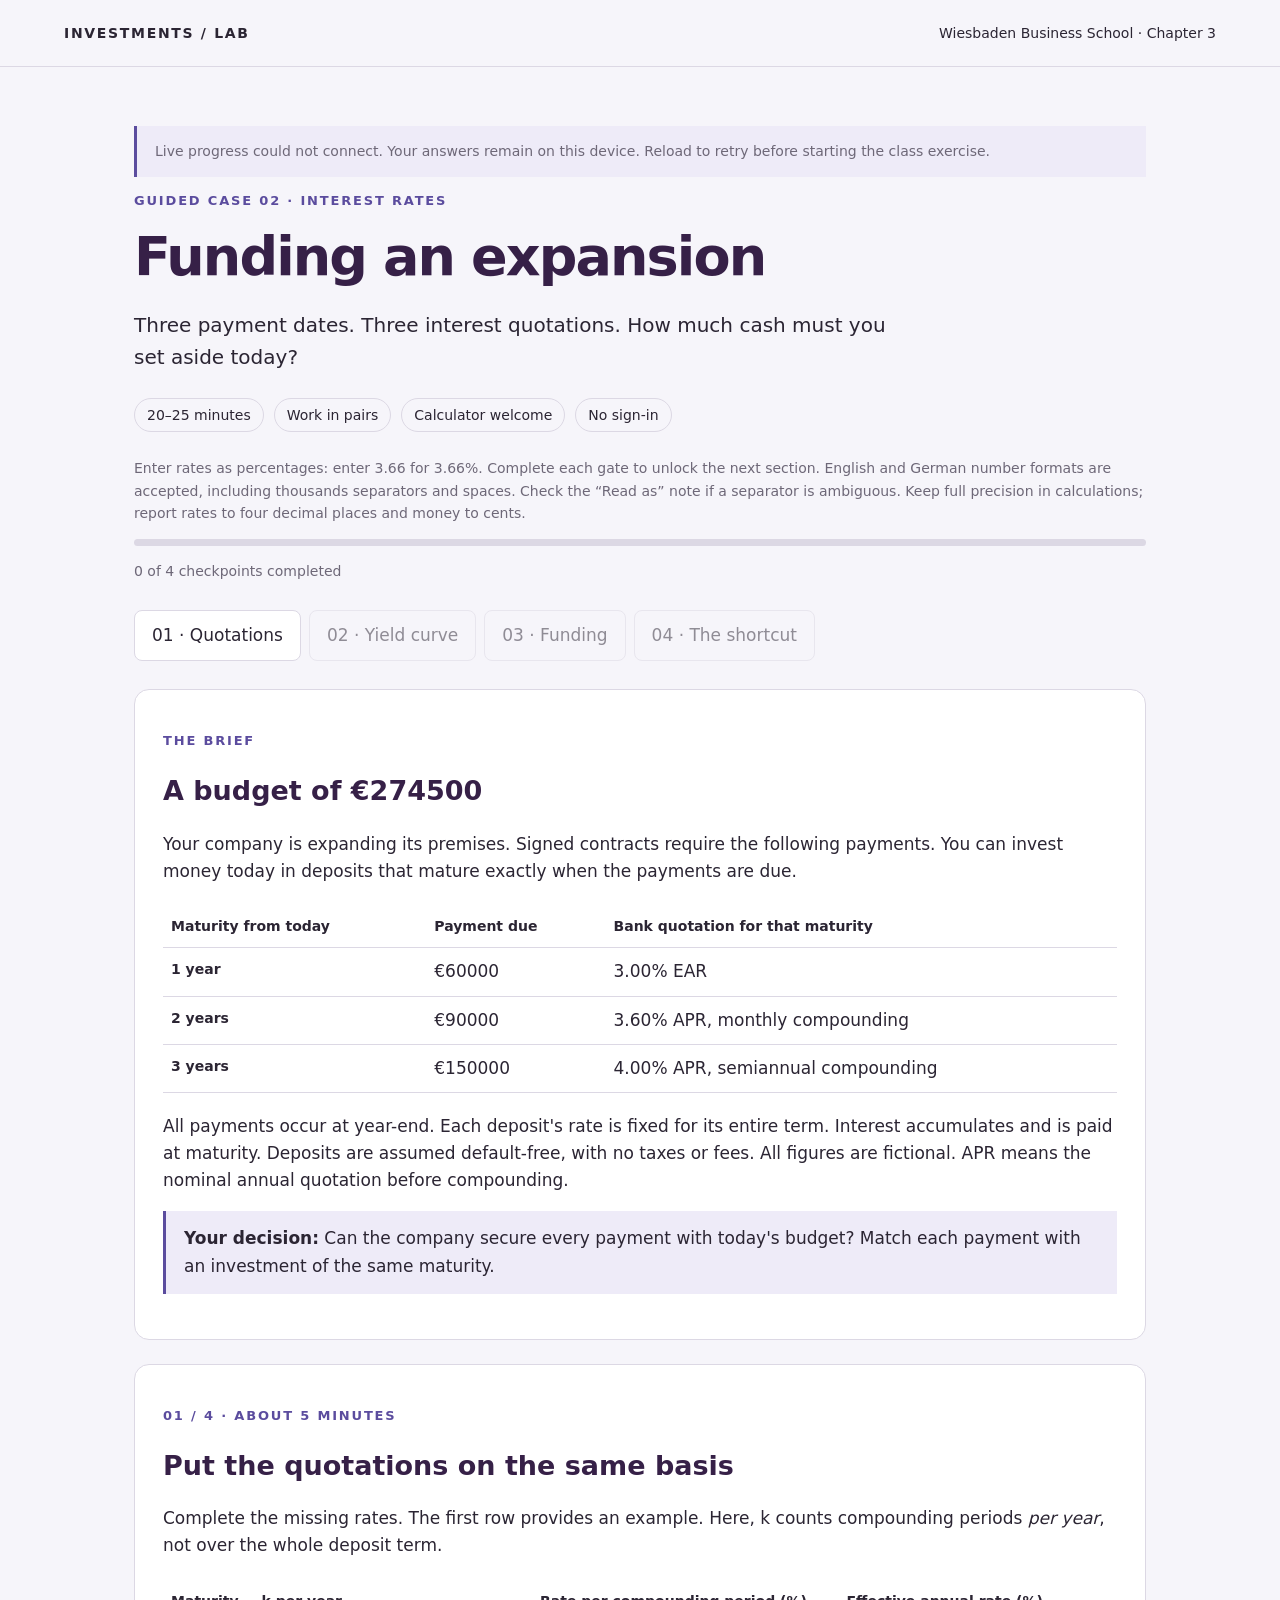
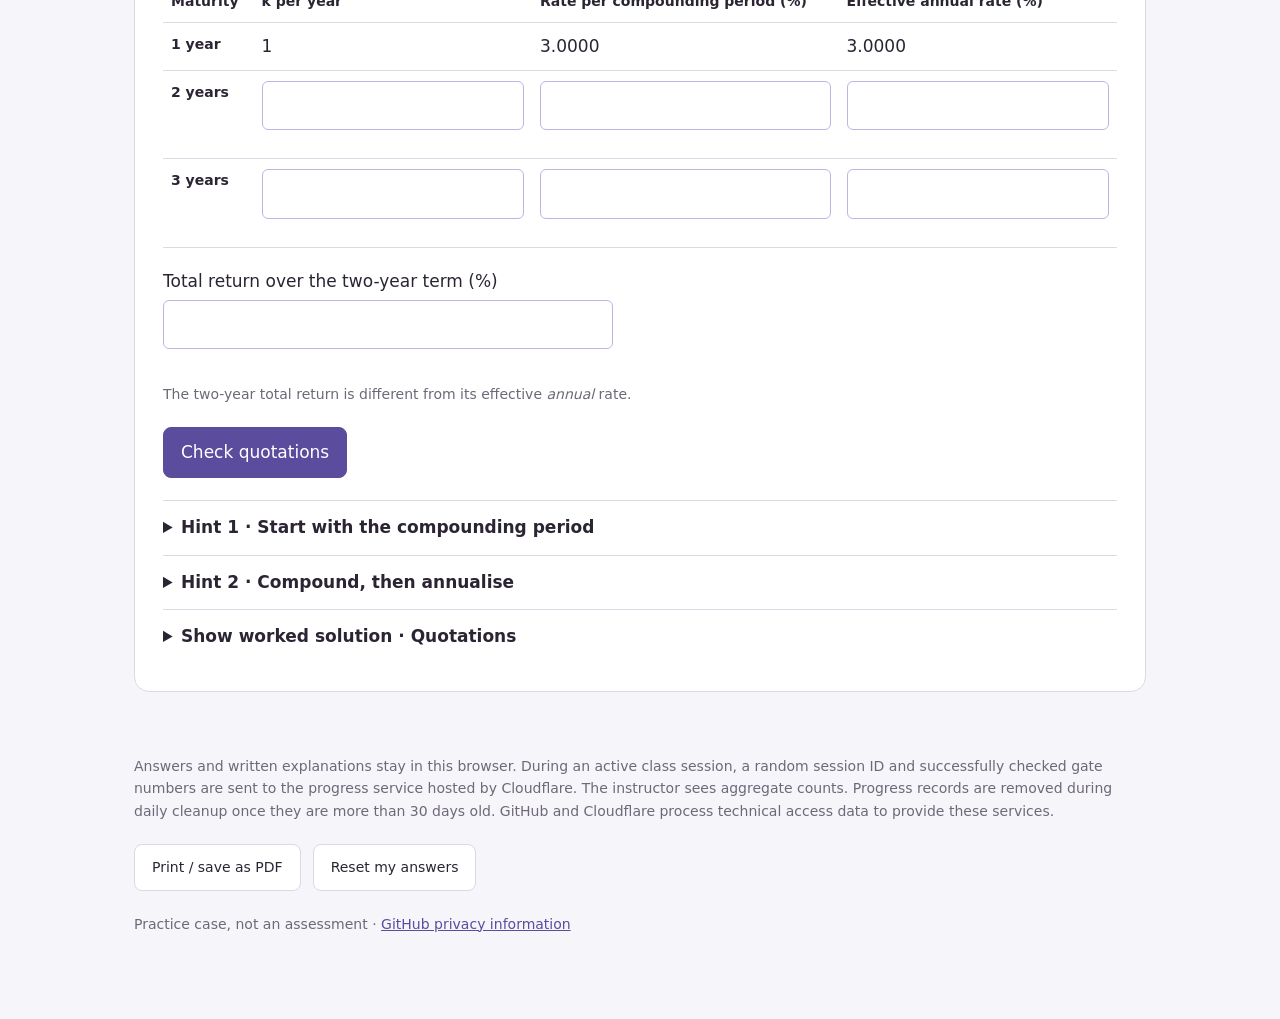
<file: chapter-3.html>
<!doctype html><html lang="en"><head><meta charset="utf-8"><meta name="viewport" content="width=device-width,initial-scale=1"><meta http-equiv="refresh" content="0;url=chapter3/"><title>Investments · Chapter 3</title><link rel="canonical" href="https://ffm777.github.io/investments-cases/chapter3/"></head><body><p><a href="chapter3/">Open the Chapter 3 case study</a></p></body></html>
</file>
<file: shared/instructor-progress.css>
.case-wrap{background:white;border:1px solid var(--line);border-radius:15px;overflow:hidden}.case-wrap .case{border:0;border-radius:0}.live-panel{border-top:1px solid var(--line);padding:22px 28px;background:#F6F5FA}.live-panel[hidden],#instructorLogin[hidden]{display:none}.live-top{display:flex;justify-content:space-between;gap:16px;align-items:baseline;flex-wrap:wrap}.live-top h3{font-size:18px;margin:0}.live-count{font-size:16px;font-weight:650}.gates{display:grid;grid-template-columns:repeat(4,1fr);gap:18px;margin:18px 0}.gate strong{display:block;font-size:25px}.gate label{font-size:13px;display:block;color:var(--muted);min-height:42px}.gate progress{display:block;width:100%;height:9px;margin:8px 0;accent-color:var(--green)}.gate small{color:var(--muted);font-size:12px}.session-controls{display:flex;align-items:center;flex-wrap:wrap;gap:12px;margin-top:18px}.session-controls input{min-width:180px;max-width:320px;flex:1}.session-controls button,#instructorLogin button,#signOut{font:inherit;padding:9px 14px;border-radius:8px;border:1px solid var(--green);background:var(--green);color:white;cursor:pointer}button:disabled{opacity:.55;cursor:wait}input{font:inherit;padding:9px 12px;border:1px solid #BDB5E3;border-radius:6px}#instructorLogin{padding:22px 26px;background:var(--light);border-radius:12px;margin:24px 0}#instructorLogin label{display:block;font-size:14px;margin-bottom:6px}#instructorLogin form{display:flex;align-items:end;gap:12px;flex-wrap:wrap}#instructorLogin input{max-width:100%;width:330px}#liveConnection{font-size:14px;color:var(--muted);margin:10px 0 20px}.error{color:#68476E!important}.session-note,.live-message{font-size:13px;color:var(--muted)}.done-line{font-size:15px;margin:12px 0}.closed-label{color:#68476E}.live-message{min-height:21px}.preview-label{font-size:12px;color:var(--muted)}@media(max-width:650px){.gates{grid-template-columns:repeat(2,1fr)}.live-panel{padding:20px}.gate label{min-height:0}#instructorLogin input{width:100%}}

.solution-access{display:flex;gap:12px 22px;align-items:center;flex-wrap:wrap;padding:0 28px 22px}.solution-access a{display:inline-block;font-size:15px;padding:9px 14px;border:1px solid var(--green);border-radius:8px;color:var(--green);text-decoration:none;background:var(--light)}.solution-access a:hover{background:#EEEBF8}.solution-access a:focus-visible{outline:3px solid #7A6B9E;outline-offset:3px}.solution-access span{font-size:13px;color:var(--muted)}@media(max-width:650px){.solution-access{padding:0 22px 20px}}


.reset-solution{font:inherit;font-size:13px;padding:7px 11px;border:1px solid #BDB5E3;border-radius:7px;background:#F6F5FA;color:#362047;cursor:pointer}.reset-solution:hover{background:#EEEBF8}.solution-reset-status{flex-basis:100%;margin:0;font-size:13px;color:#6E6878}.solution-reset-status:empty{display:none}

/* One instructor case at a time. */
.instructor-header{position:sticky;top:0;z-index:10;background:var(--paper);align-items:center;flex-wrap:wrap;gap:12px 24px;padding-top:14px;padding-bottom:14px}
.instructor-header strong{font-size:13px;white-space:nowrap}.header-school{font-size:12px;color:var(--muted)}
.case-tabs{display:flex;gap:8px;align-items:center;margin-left:auto}
.case-tab{font:inherit;font-size:14px;line-height:1.4;cursor:pointer;padding:10px 16px;border:1px solid #BDB5E3;border-radius:8px;background:white;color:#362047;white-space:nowrap}
.case-tab:hover{background:var(--light)}.case-tab[aria-selected=true]{background:#362047;border-color:#362047;color:white}
.case-tab:focus-visible{outline:3px solid #7A6B9E;outline-offset:3px}.case-wrap[hidden]{display:none}.case-wrap:focus-visible{outline:3px solid #7A6B9E;outline-offset:3px}
main{padding-top:30px}h1{font-size:clamp(30px,4vw,42px);margin-bottom:16px}.lead{font-size:18px;margin-bottom:24px}
@media(max-width:900px){.header-school{margin-left:auto}.case-tabs{margin-left:0}}
@media(max-width:700px){.instructor-header{flex-direction:row;gap:10px 14px;padding:12px 16px}.header-school{font-size:11px}.case-tabs{order:3;display:grid;grid-template-columns:repeat(4,minmax(0,1fr));width:100%;gap:6px}.case-tab{font-size:13px;padding:10px 5px}main{padding-top:24px}.lead{font-size:16px}}
</file>
<file: shared/number-input.css>
.number-format{display:flex;align-items:baseline;flex-wrap:wrap;gap:3px 8px;margin-top:4px;color:#6E6878;font-size:12px;line-height:1.4;white-space:normal}.number-format:empty{display:none}.number-format button{font:inherit;color:#5B4C9E;border:0;border-bottom:1px dotted #BDB5E3;background:transparent;border-radius:0;padding:1px 0;cursor:pointer;text-align:left;white-space:normal}.number-format button:focus-visible{outline:2px solid #7A6B9E;outline-offset:3px}@media print{.number-format button{display:none}}
.number-format button{display:none}
input:focus + .number-format button,input[aria-invalid=true] + .number-format button,.number-format:focus-within button{display:inline}
@media print{.number-format button{display:none!important}}
</file>
<file: shared/case-gates.css>
section[data-case-gate][hidden],section[data-case-extra][hidden],.case-gate-next[hidden],.case-resume[hidden]{display:none!important}
nav a.case-step-locked{opacity:.5;cursor:default;background:#F6F5FA}
.case-gate-next{margin:16px 0 20px}.case-gate-next a{display:inline-block;padding:10px 15px;border:1px solid #BDB5E3;border-radius:8px;background:#EEEBF8;color:#362047;text-decoration:none;font-size:15px}.case-gate-next a:focus-visible,.case-resume button:focus-visible{outline:3px solid #7A6B9E;outline-offset:3px}
.case-resume{font-size:14px;color:#6E6878;margin:20px 0}.case-resume button{font:inherit;color:#5B4C9E;border:0;border-bottom:1px dotted #BDB5E3;border-radius:0;background:transparent;padding:2px 0;cursor:pointer}
@media print{.case-gate-next,.case-resume{display:none!important}}
</file>
<file: oberseminar-finanzmanagement/style.css>
:root {
  color-scheme: light;
  --aubergine: #362047;
  --violet: #5b4c9e;
  --lilac: #bdb5e3;
  --pale: #eeebf8;
  --magenta: #9c3a68;
  --rose: #f8ecf2;
  --ink: #2b2533;
  --muted: #6e6878;
  --line: #dcd8e4;
  --card: #f6f5fa;
  font-family: Calibri, Carlito, "Segoe UI", Arial, sans-serif;
  color: var(--ink);
  font-size: 17px;
  line-height: 1.48;
  background: white;
}
* { box-sizing: border-box; }
[hidden] { display: none !important; }
body { margin: 0; }
button, input { font: inherit; }
button, a { -webkit-tap-highlight-color: transparent; }
a { color: var(--violet); }
button { cursor: pointer; }
button:disabled { cursor: default; }
:focus-visible { outline: 3px solid var(--violet); outline-offset: 4px; }
h1,h2,h3,h4,p,dl,ol,figure { margin: 0; }
h1,h2,h3,h4 { color: var(--aubergine); line-height: 1.14; }
.shell { width: min(1240px, calc(100% - clamp(2.3rem, 9vw, 9.5rem))); margin-inline: auto; }
.skip { position: absolute; left: 1rem; top: -7rem; padding: .8rem 1rem; background: white; z-index: 20; }
.skip:focus { top: .4rem; }
.masthead { border-bottom: 1px solid var(--line); }
.mast-inner { display: flex; justify-content: space-between; align-items: center; min-height: 78px; gap: 1.2rem; }
.identity { display: inline-flex; align-items: center; gap: .74rem; text-decoration: none; color: var(--aubergine); font-size: 1.12rem; letter-spacing: -.025em; line-height: 1.1; }
.identity strong { font-weight: 700; }
.hsrm-logo {
  flex: none;
  width: 84px;
  aspect-ratio: 129 / 33;
  background-color: var(--aubergine);
  /* Fit the visible mark within the transparent margins of the supplied image. */
  -webkit-mask: url("./assets/hsrm.png") 62.16% 37.14% / 128.68% auto no-repeat;
  mask: url("./assets/hsrm.png") 62.16% 37.14% / 128.68% auto no-repeat;
}
.top-nav { display: flex; align-self: stretch; gap: 1.8rem; }
.top-nav a { position: relative; display: grid; align-content: center; color: var(--muted); font-size: .94rem; font-weight: 600; text-decoration: none; }
.top-nav a:hover { color: var(--aubergine); }
body:has(#workspace[hidden]) .nav-overview, body:has(#overview[hidden]) .nav-work { color: var(--aubergine); }
body:has(#workspace[hidden]) .nav-overview::after, body:has(#overview[hidden]) .nav-work::after { content: ''; position: absolute; bottom: 0; left: 0; right: 0; height: 3px; background: var(--violet); }
#main-anchor:focus { outline: none; }
.hero { margin-top: clamp(1.4rem, 3vw, 2.45rem); background: var(--aubergine); display: grid; grid-template-columns: 1.04fr 1fr; overflow: hidden; border-radius: 9px; }
.hero-copy { padding: clamp(2rem, 4.1vw, 3.9rem); align-self: center; }
.hero-kicker, .section-kicker, .eyebrow, .side-heading { font-size: .76rem; font-weight: 700; letter-spacing: .115em; text-transform: uppercase; }
.hero-kicker, .section-kicker { display: flex; align-items: center; gap: .65rem; }
.hero-kicker { color: #dfd9f0; }
.hero-kicker span, .section-kicker span { width: 1.3rem; height: 2px; background: currentColor; }
.hero h1 { color: white; font-size: clamp(2.55rem, 4.15vw, 4rem); line-height: 1.01; letter-spacing: -.047em; font-weight: 700; margin: 1.2rem 0 1rem; }
.hero-lead { color: var(--pale); font-size: clamp(1.04rem,1.45vw,1.23rem); line-height: 1.5; max-width: 29rem; }
.start-button, .button-primary, .button-secondary { display: inline-flex; justify-content: center; align-items: center; gap: .6rem; padding: .67rem 1.2rem; min-height: 45px; line-height: 1.25; border-radius: 5px; font-weight: 700; text-decoration: none; font-size: 1rem; }
.start-button { background: #fff; border: 1px solid #fff; color: var(--aubergine); margin-top: 1.55rem; }
.start-button svg { width: 19px; height: 19px; }
.start-button:hover { background: var(--pale); }
.start-button:focus-visible { outline-color: var(--lilac); }
.hero-photo { min-width: 0; position: relative; }
.hero-photo img { position: absolute; height: 100%; width: 100%; object-fit: cover; object-position: 48% center; }
.fact-strip { background: var(--card); display: grid; grid-template-columns: repeat(4, 1fr); padding: 1.15rem 0; margin-top: 1rem; border: 1px solid var(--line); border-radius: 6px; }
.fact-strip > div { padding: .14rem clamp(.8rem,2.4vw,2.2rem); }
.fact-strip > div + div { border-left: 1px solid var(--line); }
.fact-strip dt { color: var(--muted); font-size: .83rem; }
.fact-strip dd { margin: .16rem 0 0; color: var(--aubergine); font-weight: 700; font-size: 1.08rem; line-height: 1.22; }
.briefing { display:grid; grid-template-columns: 1.2fr 1fr; gap: clamp(2.6rem, 7.5vw, 7.3rem); margin-block: clamp(2.2rem, 4.7vw, 4rem); }
.section-kicker, .eyebrow, .side-heading { color: var(--violet); }
.briefing h2 { margin: .48rem 0 .9rem; letter-spacing: -.035em; font-size: clamp(1.7rem,2.15vw,2.1rem); }
.mandate > p:not(.section-kicker) { margin-top: .65rem; max-width: 43rem; }
.study-note { display: flex; gap: .7rem; align-items: start; margin-top: 1.3rem; padding: .95rem 1.1rem; background: var(--pale); border-left: 3px solid var(--lilac); border-radius: 0 4px 4px 0; }
.study-note p { font-size: .98rem; }
.study-note svg { flex: 0 0 22px; width:22px; height:22px; color: var(--violet); }
.outline { padding: 0; list-style: none; margin-top: .5rem; }
.outline li { display:flex; align-items: center; gap: 1.1rem; padding: .4rem 0; border-bottom: 1px solid var(--line); color: var(--aubergine); font-weight: 600; }
.outline li span { font-size: .83rem; font-weight: 700; font-variant-numeric: tabular-nums; color: var(--violet); }
.footer-inner { display:flex; justify-content: space-between; align-items: center; gap: 1rem; padding-block: 1.35rem; color: var(--muted); font-size: .85rem; }
footer { border-top: 1px solid var(--line); margin-top: 1.6rem; }
.dot { padding: 0 .25em; }
.case-layout { display: grid; grid-template-columns: minmax(210px, 255px) minmax(0,1fr); align-items: start; gap: clamp(2.2rem,5.6vw,5.25rem); padding-block: 2.6rem 3.2rem; }
.case-sidebar { position: sticky; top: 1.5rem; padding: 1.35rem 1.15rem; border: 1px solid var(--line); border-radius: 7px; background: var(--card); }
.case-sidebar h2 { font-size: 1.35rem; line-height: 1.2; letter-spacing: -.027em; }
.case-sidebar .side-heading { color: var(--aubergine); font-size: .81rem; letter-spacing: .075em; }
.progress-label { display:block; font-size: .87rem; color: var(--muted); margin-top: .42rem; }
.case-progress { margin: .5rem 0 .65rem; display:block; width:100%; height: 5px; border: 0; border-radius: 10px; appearance:none; background: var(--line); color: var(--violet); }
.case-progress::-webkit-progress-bar { background: var(--line); border-radius: 10px; }
.case-progress::-webkit-progress-value { background: var(--violet); border-radius: 10px; }
.case-progress::-moz-progress-bar { background: var(--violet); border-radius: 10px; }
.step-list { list-style: none; padding: 0; margin: .65rem 0 .95rem; }
.step-link { background: none; color: var(--aubergine); display:flex; text-align:left; align-items:center; gap:.65rem; border:0; border-radius: 5px; padding:.55rem .5rem; width:100%; font-weight: 600; font-size: .96rem; }
.step-link[disabled] { color: var(--muted); font-weight: 400; }
.step-link:not([disabled]):hover { background: var(--pale); }
.step-link[aria-current=step] { background: var(--pale); color: var(--aubergine); }
.step-number { display:grid; place-items:center; width: 1.55rem; height: 1.55rem; border:1px solid var(--lilac); border-radius:50%; font-size:.81rem; flex-shrink:0; font-variant-numeric: tabular-nums; }
[aria-current=step] .step-number, .is-complete .step-number { background:var(--violet); border-color:var(--violet); color:white; }
.step-link[disabled] .step-number { border-color:var(--line); }
.back-link { background: none; border: 0; color: var(--violet); font-size:.9rem; padding:.45rem .5rem; text-decoration:underline; text-underline-offset:3px; }
.case-content { min-width:0; max-width: 53rem; }
.case-content .eyebrow { margin: 0 0 .65rem; }
.step-title { font-size: clamp(2rem,3.6vw,3.1rem); letter-spacing: -.047em; line-height: 1.04; }
.step-title:focus { outline: 0; }
.chapter-ref { display: block; color: var(--muted); font-size: .88rem; margin-top: .55rem; }
.intro { margin: 1rem 0 1.45rem; font-size: 1.1rem; line-height:1.48; }
.exhibit { margin: 1.25rem 0 1.5rem; }
.exhibit h3, .task-form h3, .conclusion h3, .chart-title { font-size: 1.28rem; letter-spacing: -.025em; margin-bottom: .62rem; }
.table-scroll { overflow-x:auto; border: 1px solid var(--line); border-radius: 5px; }
.data-table { border-collapse: collapse; width:100%; color: var(--ink); font-variant-numeric: tabular-nums; font-size: .97rem; }
.data-table td, .data-table th { padding: .5rem .72rem; border-bottom: 1px solid var(--line); text-align: right; line-height:1.28; }
.data-table tr:last-child td, .data-table tbody tr:last-child th { border-bottom:0; }
.data-table td:first-child, .data-table th:first-child { text-align:left; }
.data-table thead th { background:var(--pale); color:var(--aubergine); font-size:.91rem; }
.data-table tbody th { font-weight: 500; }
.table-note { margin-top:.45rem; font-size:.89rem; line-height:1.4; color:var(--muted); }
.task-form { border-top: 2px solid var(--line); padding-top:1.2rem; margin-top:1.6rem; }
.task-prompt { margin: .55rem 0 1rem; }
.answer-grid { display:grid; grid-template-columns:repeat(auto-fit,minmax(min(100%, 12rem),1fr)); gap: 1rem; align-items:start; margin:1rem 0; }
.answer-field { min-width:0; }
.answer-field label { font-weight: 600; color: var(--aubergine); font-size: .96rem; display:block; margin-bottom:.32rem; }
.input-wrap { display:flex; align-items:center; border:1px solid #91869e; border-radius:5px; background:white; overflow:hidden; }
.input-wrap:focus-within { outline:2px solid var(--violet); outline-offset:1px; }
.input-wrap:has([aria-invalid=true]) { border-color:var(--magenta); }
.input-wrap input { width:100%; min-width:0; background:none; color:var(--ink); font-variant-numeric:tabular-nums; padding:.63rem .65rem; border:0; line-height:1.3; }
.input-wrap input:focus { outline:0; }
.input-wrap .unit { padding-right:.65rem; white-space: nowrap; font-size:.9rem; color:var(--muted); }
.field-error { margin-top: .35rem; font-size: .88rem; color:var(--magenta); }
.choice-group { border:0; padding:0; margin:1.25rem 0; }
.choice-group legend { color:var(--aubergine); font-weight:700; line-height:1.3; margin-bottom:.55rem; }
.choice-item { display:flex; align-items:flex-start; gap:.55rem; margin:.4rem 0; padding:.6rem .75rem; border:1px solid var(--line); border-radius:4px; }
.choice-item input { flex-shrink:0; margin:.28rem 0 0; accent-color:var(--violet); }
.choice-item:has(:checked) { background: var(--pale); border-color:var(--violet); }
.hint { background: var(--card); border:1px solid var(--line); border-radius:4px; padding:.6rem .85rem; margin: .85rem 0 1rem; }
.hint summary { cursor:pointer; color:var(--violet); font-weight:600; }
.hint p { margin:.5rem 0 .12rem; }
.feedback:not(:empty) { border-left:3px solid var(--violet); padding:.8rem 1rem; margin:1rem 0; background:var(--pale); }
.feedback[data-state=error]:not(:empty) { background:var(--rose); border-color:var(--magenta); }
.action-row { display:flex; flex-wrap:wrap; align-items:center; gap:.6rem; margin-top:1rem; }
.button-primary { color:white; background:var(--aubergine); border:1px solid var(--aubergine); }
.button-primary:hover { background:#4a345b; }
.button-secondary { color:var(--aubergine); background:white; border:1px solid var(--lilac); }
.button-secondary:hover { background:var(--card); }
.button-primary:disabled, .button-secondary:disabled { opacity:.57; cursor:not-allowed; }
.conclusion p { margin-block:.85rem; }
.discussion-list { padding-left:1.35rem; }
.discussion-list li { padding-left:.25rem; margin:.55rem 0; }
.discussion-list li::marker { color:var(--violet); font-weight:700; }
.chart { margin:1.6rem 0; padding:1.25rem clamp(.75rem,2vw,1.55rem); border:1px solid var(--line); border-radius:6px; background:var(--card); }
.chart .chart-note { color:var(--muted); margin:.6rem 0 0; font-size:.85rem; }
.chart-axis,.plot-row { display:grid; grid-template-columns:5.6rem 1fr 3.55rem; gap:.55rem; align-items:center; }
.plot-row { margin:.55rem 0; }
.plot-row strong { text-align:right; font-size:.92rem; font-variant-numeric:tabular-nums; }
.plot-name { color:var(--aubergine); font-size:.91rem; font-weight:600; }
.plot-track { display:block; position:relative; height:1.2rem; background:repeating-linear-gradient(to right,var(--line) 0px,var(--line) 1px,transparent 1px,transparent 25%); border-right:1px solid var(--line); }
.plot-track::before { content:''; position:absolute; height:1px; background:var(--line); left:0; right:0; top:50%; }
.plot-range { position:absolute; height:5px; border-radius:3px; background:var(--lilac); top:calc(50% - 2px); left:var(--lo); width:var(--span); }
.plot-point { position:absolute; width:.63rem; height:.63rem; border-radius:50%; top:50%; left:var(--point); transform:translate(-50%,-50%); background:var(--violet); }
.plot-offer .plot-point { background:var(--magenta); border-radius:1px; transform:translate(-50%,-50%) rotate(45deg); }
.axis-labels { grid-column:2; display:flex; justify-content:space-between; color:var(--muted); font-size:.76rem; font-variant-numeric:tabular-nums; }
.sr-only,.visually-hidden { position:absolute; width:1px; height:1px; padding:0; margin:-1px; overflow:hidden; clip:rect(0,0,0,0); white-space:nowrap; border:0; }
@media (min-width: 1500px) { .hero { min-height:400px; } }
@media (max-width: 920px) {
  .shell { width: calc(100% - 3rem); }
  .hero-copy { padding: 2rem; }
  .case-layout { grid-template-columns: 195px minmax(0,1fr); gap:1.5rem; }
  .case-sidebar { padding:1rem .7rem; }
  .fact-strip dd { font-size:1rem; }
  .briefing { gap:2.1rem; }
}
@media (max-width: 740px) {
  .shell { width:calc(100% - 2rem); }
  .mast-inner { min-height:64px; }
  .identity { font-size:1rem; gap:.5rem; }
  .top-nav { gap:.8rem; }
  .top-nav a { font-size:.85rem; }
  .hero { margin-top:1rem; }
  .hero-copy { padding:1.5rem; }
  .hero h1 { font-size:clamp(2.05rem,5.7vw,2.7rem); margin:.7rem 0; }
  .hero-lead { font-size:1rem; }
  .hero-kicker,.section-kicker { font-size:.72rem; }
  .fact-strip { grid-template-columns:1fr 1fr; padding:.45rem 0; row-gap:.25rem; }
  .fact-strip > div { padding:.35rem 1rem; }
  .fact-strip > div:nth-child(3) { border-left:0; }
  .briefing { grid-template-columns:1fr; gap:1.8rem; margin-block:2rem; }
  .footer-inner { flex-direction:column; align-items:start; gap:.2rem; }
  .case-layout { display:flex; flex-direction:column; gap:1.45rem; padding-block:1.2rem 2rem; }
  .case-sidebar { width:100%; position:static; padding:.7rem 1rem; }
  .case-content { width:100%; }
  .step-list { display:flex; gap:.35rem; flex-wrap:wrap; margin:.5rem 0 .2rem; }
  .step-link { padding:.2rem; background:transparent !important; }
  .step-link .step-name { position:absolute; width:1px; height:1px; overflow:hidden; clip:rect(0,0,0,0); }
  .step-number { width:1.95rem; height:1.95rem; }
  .case-sidebar .back-link { font-size:.85rem; padding:.25rem 0; }
  .case-progress { margin:.35rem 0; }
  .progress-label { margin-top:.15rem; }
}
@media (max-width: 560px) {
  .identity { font-size:.98rem; }
  .identity strong { display:block; }
  .hsrm-logo { width:60px; }
  .hero { grid-template-columns:1fr; }
  .hero-copy { padding:1.6rem 1.45rem 1.7rem; }
  .hero h1 { font-size:2.8rem; }
  .hero-photo { height:clamp(135px,38vw,215px); }
  .hero-photo img { object-position:50% 48%; }
  .start-button { margin-top:1.1rem; }
  .fact-strip dd { font-size:.95rem; }
  .fact-strip dt { font-size:.78rem; }
  .step-title { font-size:2rem; }
  .exhibit th,.exhibit td { padding:.43rem .47rem; font-size:.88rem; }
  .answer-grid { grid-template-columns:1fr; gap:.65rem; }
  .action-row { gap:.5rem; }
  .plot-row, .chart-axis { grid-template-columns:4.4rem 1fr 3.4rem; gap:.35rem; }
  .plot-name,.plot-row strong { font-size:.82rem; }
}
@media (max-width: 360px) {
  .top-nav { gap:.45rem; }
  .top-nav a { font-size:.77rem; }
  .identity { font-size:.88rem; }
  .hero h1 { font-size:2.45rem; }
}
.plot-track { background:repeating-linear-gradient(to right,var(--line) 0px,var(--line) 1px,transparent 1px,transparent var(--tick-width)); }
.entry-note { color:var(--muted); font-size:.9rem; margin:.55rem 0; }
.reset-case { margin-top:1.25rem; }
@media (max-width: 560px) {
  body:has(#workspace[hidden]) .nav-overview, body:has(#overview[hidden]) .nav-work { display:none; }
  .mast-inner { gap:.5rem; }
  .identity { flex-shrink:0; }
  .hero h1 { font-size:clamp(1.95rem,8.8vw,2.75rem); }
}

/* Fallbearbeitung: Falldaten und fortlaufendes Bewertungsblatt */
.study-path { padding: 1.15rem 0 .85rem; border-bottom: 1px solid var(--line); }
.path-meta { display:flex; justify-content:space-between; align-items:baseline; gap:1rem; color:var(--muted); font-size:.87rem; }
.path-meta span:first-child { color:var(--aubergine); font-weight:700; }
.study-path .step-list { display:grid; grid-template-columns:repeat(6,minmax(0,1fr)); gap:.3rem; margin:.45rem 0 0; }
.study-path .step-link { height:100%; line-height:1.2; font-size:.92rem; }
.study-body { min-width:0; padding-block:clamp(1.3rem,2.8vw,2.5rem); }
.study-body .eyebrow { margin-bottom:.4rem; }
.study-body .intro { max-width:85ch; margin:.7rem 0 1.35rem; }
.worksheet-layout { display:grid; grid-template-columns:minmax(0, .96fr) minmax(0, 1.9fr); align-items:start; gap:clamp(1.2rem, 2.8vw, 2.6rem); }
.sheet-task, .case-facts, #workbook-host { min-width:0; }
.sheet-task h2, .conclusion h2 { font-size:1.4rem; letter-spacing:-.025em; }
.sheet-task .task-prompt { margin:.45rem 0 .85rem; }
.case-facts { padding:.85rem 1rem; background:var(--card); border:1px solid var(--line); border-radius:6px; }
.case-facts summary, .finished-sheet > summary { color:var(--aubergine); font-weight:700; cursor:pointer; }
.current-facts > summary { font-size:1.18rem; }
.case-facts .exhibit { margin:.75rem 0 .3rem; }
.case-facts .exhibit + .exhibit { margin-top:1rem; }
.case-facts .exhibit h3 { margin-bottom:.5rem; font-size:1.01rem; letter-spacing:0; }
.case-facts .data-table { background:white; font-size:.87rem; }
.case-facts .data-table :is(th,td) { padding:.42rem .4rem; }
.case-facts .data-table thead th { font-size:.82rem; }
.case-facts .table-note { font-size:.88rem; margin-top:.6rem; }
.case-facts .older-exhibits, .previous-inputs { border-top:1px solid var(--line); padding-top:.75rem; margin-top:.8rem; }
.prior-data { margin-top:.65rem; }
.prior-data > summary { font-size:.92rem; color:var(--violet); }
.previous-inputs p { margin:.45rem 0; font-size:.9rem; }
.worksheet-tip { margin:.85rem 0; padding:.75rem 1rem; border-left:3px solid var(--violet); background:var(--pale); }
.worksheet-tip h3 { font-size:1.02rem; }
.worksheet-tip p { margin:.4rem 0 .15rem; }
.feedback ul { margin:.4rem 0 0; padding-left:1.25rem; }
.feedback li + li { margin-top:.25rem; }
.study-body .conclusion { max-width:53rem; margin-inline:auto; }
.finished-sheet { padding:.8rem 1rem; margin:1.2rem 0; border:1px solid var(--line); border-radius:5px; }
.finished-sheet .table-note { margin:.45rem 0 .7rem; }
@media (max-width: 1020px) {
  .study-path .step-link { gap:.35rem; font-size:.84rem; }
  .worksheet-layout { grid-template-columns:minmax(0,.9fr) minmax(0,1.6fr); gap:1rem; }
  .case-facts { padding:.7rem; }
}
@media (max-width: 800px) {
  .worksheet-layout { grid-template-columns:minmax(0,1fr); gap:1.15rem; }
  .study-path .step-link { justify-content:center; }
}
@media (max-width: 740px) {
  .study-path { padding:.65rem 0; }
  .study-path .step-list { display:flex; justify-content:space-between; gap:.25rem; }
  .study-path .step-link { min-width:2.35rem; min-height:2.35rem; }
  .study-path [aria-current=step] .step-number { outline:2px solid var(--violet); outline-offset:2px; }
  .finished-sheet { padding:.65rem .5rem; }
}
</file>
<file: oberseminar-finanzmanagement/workbook.css>
.case-workbook {
  min-width: 0;
  border: 1px solid var(--line);
  border-radius: 6px;
  background: white;
  color: var(--ink);
  text-align: left;
}
.case-workbook * { box-sizing: border-box; }
.wb-tools, .wb-toolbar, .wb-jump-label { display: flex; flex-wrap: wrap; align-items: center; gap: .45rem .65rem; }
.wb-tools {
  justify-content: space-between;
  padding: .65rem .8rem;
  background: var(--card);
  border-radius: 6px 6px 0 0;
}
.wb-toolbar { width: 100%; justify-content: space-between; }
.wb-toolbar .wb-fill { margin-left: auto; }
.wb-jump-label { font-size: .85rem; color: var(--muted); gap: .3rem; }
.case-workbook :is(.wb-jump, .wb-fill, .wb-apply) {
  border: 1px solid var(--lilac);
  border-radius: 4px;
  background: white;
  color: var(--aubergine);
  min-height: 32px;
  padding: .28rem .5rem;
  font-family: inherit;
  font-size: .85rem;
  font-weight: 600;
  line-height: 1.25;
}
.case-workbook .wb-jump { width: auto; max-width: 14rem; font-weight: 400; }
.case-workbook :is(.wb-fill,.wb-apply):hover:enabled { background: var(--pale); }
.case-workbook :is(.wb-fill,.wb-apply):disabled { opacity: .55; cursor: default; }
.wb-formula-row {
  display: grid;
  grid-template-columns: 3.35rem 2.25rem minmax(0,1fr) 2.65rem;
  min-height: 38px;
  border-block: 1px solid var(--line);
}
.wb-formula-row.wb-read-only { grid-template-columns: 3.35rem 2.25rem minmax(0,1fr); }
.wb-address,.wb-fx { display: grid; place-items: center; }
.wb-address {
  border-right: 1px solid var(--line);
  color: var(--aubergine);
  background: var(--card);
  font: .88rem/1.25 ui-monospace, Menlo, monospace;
}
.wb-fx { font: italic 1.2rem Georgia,serif; color: var(--violet); }
.case-workbook :is(.wb-formula,.wb-inline) {
  min-width: 0;
  margin: 0;
  border: 0;
  border-radius: 0;
  background: white;
  color: var(--ink);
  padding: .35rem .45rem;
  font: .9rem/1.35 ui-monospace, Menlo, monospace;
  text-align: left;
  box-shadow: none;
}
.case-workbook .wb-formula[readonly] { color: var(--muted); }
.case-workbook .wb-formula:focus, .case-workbook .wb-inline:focus { outline: 2px solid var(--violet); outline-offset: -2px; }
.case-workbook .wb-apply { border: 0; border-left: 1px solid var(--line); border-radius: 0; font-size: 1rem; }
.wb-scroll { max-height: min(58vh,30rem); min-height: 8rem; overflow: auto; overscroll-behavior-x: contain; }
.wb-grid {
  width: 100%;
  min-width: 22rem;
  table-layout: fixed;
  border-spacing: 0;
  border-collapse: separate;
  margin: 0;
  color: var(--ink);
  font-variant-numeric: tabular-nums;
  font-size: .94rem;
}
.wb-grid .wb-gutter { width: 2.05rem; }
.wb-grid .wb-label-col { width: 36%; }
.wb-grid :is(th,td) {
  padding: 0;
  border: 0;
  border-right: 1px solid var(--line);
  border-bottom: 1px solid var(--line);
  vertical-align: middle;
}
.wb-grid tr > :last-child { border-right: 0; }
.wb-grid thead :is(td,th), .wb-grid .wb-index {
  background: var(--card);
  color: var(--muted);
  text-align: center;
  font: 400 .8rem/1.3 ui-monospace,Menlo,monospace;
}
.wb-grid thead :is(th,td) { position: sticky; top: 0; z-index: 3; padding: .22rem; }
.wb-grid tbody td { position: relative; overflow: hidden; }
.wb-grid .wb-fixed { background: #faf9fc; }
.wb-grid .wb-writable { background: white; }
.wb-grid .wb-cell {
  display: block;
  width: 100%;
  min-height: 32px;
  margin: 0;
  padding: .28rem .5rem;
  border: 0;
  border-radius: 0;
  color: inherit;
  background: transparent;
  font: inherit;
  line-height: 1.25;
  text-align: right;
  overflow: hidden;
  text-overflow: ellipsis;
  white-space: nowrap;
  box-shadow: none;
}
.wb-grid td:nth-child(2) .wb-cell, .wb-grid .wb-text .wb-cell { text-align: left; white-space: normal; overflow-wrap: anywhere; }
.wb-grid .wb-text .wb-cell { hyphens: auto; }
.wb-grid .wb-section > th {
  background:var(--pale);
  border-top:1px solid var(--lilac);
}
.wb-grid .wb-section-heading {
  padding:.42rem .6rem;
  color:var(--aubergine);
  font-weight:700;
  text-align:left;
}
.wb-section-description { display:block; color:var(--muted); font-size:.85rem; font-weight:400; }
.wb-toggle-rows {
  display:inline-block;
  margin:.12rem 0 .12rem .75rem;
  padding:.22rem .48rem;
  border:1px solid var(--lilac);
  border-radius:4px;
  background:white;
  color:var(--violet);
  font:inherit;
  font-size:.82rem;
  line-height:1.3;
  cursor:pointer;
}
.wb-toggle-rows:hover { background:var(--card); }
.wb-grid [hidden] { display:none; }
.wb-grid .wb-result td { border-top: 1px solid var(--lilac); color: var(--aubergine); font-weight: 700; background: #f6f4fb; }
.wb-grid .wb-result .wb-fixed:has(.wb-cell:empty) { background: #f5f4f7; }
.wb-grid .wb-result .wb-writable:not([data-review]) { background: white; box-shadow: inset 0 -2px 0 var(--lilac); }
.wb-grid .wb-active::after, .wb-grid .wb-reference::after { content: ''; position: absolute; inset: 0; pointer-events: none; border: 2px solid var(--violet); }
.wb-grid .wb-reference::after { border: 2px dashed var(--magenta); background: rgba(156,58,104,.07); }
.wb-grid .wb-error, .wb-grid td[data-review="bad"] { color: #833455; }
.wb-grid td[data-review="bad"] { background: var(--rose); }
.wb-grid td[data-review] .wb-cell::before { float: left; margin-right: .15rem; color: var(--violet); }
.wb-grid td[data-review="ok"] .wb-cell::before { content: '✓'; }
.wb-grid td[data-review="bad"] .wb-cell::before { content: '!'; color: #833455; }
.wb-grid .wb-cell:focus { outline: 0; }
.wb-grid .wb-inline { position: absolute; z-index: 1; inset: 0; width: 100%; height: 100%; }
.wb-status {
  border-top: 1px solid var(--line);
  padding: .3rem .65rem;
  background: var(--card);
  color: var(--muted);
  font-size: .82rem;
}
.wb-help { padding: .4rem .65rem; font-size: .87rem; }
.wb-help summary { cursor: pointer; color: var(--violet); font-weight: 600; }
.wb-help p { max-width: 75ch; line-height: 1.4; margin: .35rem 0; }
@media (max-width: 620px) {
  .wb-tools { padding: .5rem; }
  .wb-grid { min-width: 18rem; font-size: .86rem; }
  .wb-grid .wb-gutter { width: 1.5rem; }
  .wb-grid .wb-label-col { width: 30%; }
  .wb-grid .wb-cell { min-height: 34px; padding-inline: .22rem; }
  .wb-toggle-rows { display:block; margin:.3rem 0 0; }
  .wb-scroll { max-height: 55vh; }
}
@media (pointer: coarse) {
  .wb-grid .wb-cell { min-height: 42px; }
  .case-workbook :is(.wb-formula,.wb-inline) { font-size: 16px; }
}
</file>
<file: shared/instructor-solution.css>
:root{--ink:#2B2533;--muted:#6E6878;--paper:#F6F5FA;--line:#DCD8E4;--green:#5B4C9E;--light:#EEEBF8;--amber:#786388}*{box-sizing:border-box}[hidden]{display:none!important}body{margin:0;color:var(--ink);background:var(--paper);font:18px/1.5 system-ui,sans-serif}button,input,select{font:inherit;color:inherit}button,a,select{touch-action:manipulation}button{cursor:pointer;border:1px solid var(--line);border-radius:8px;padding:10px 16px;background:white}button:hover{border-color:var(--green)}button:disabled{opacity:.45;cursor:default}.primary{background:var(--green);border-color:var(--green);color:white}a{color:var(--green)}:focus-visible{outline:3px solid #7A6B9E;outline-offset:3px}.site-header{display:flex;align-items:center;gap:24px;padding:16px 4vw;border-bottom:1px solid var(--line);font-size:13px}.site-header strong{letter-spacing:.12em}.site-header a{margin-left:auto}.access-card{max-width:760px;margin:7vh auto;padding:32px;background:white;border:1px solid var(--line);border-radius:16px}.access-card h1{font-size:clamp(34px,5vw,52px);line-height:1.12;letter-spacing:-.03em}.access-card label{display:block;margin-bottom:7px}.access-row{display:flex;gap:12px;flex-wrap:wrap}.access-row input{flex:1;min-width:180px;padding:12px;border:1px solid #BDB5E3;border-radius:8px}.muted{color:var(--muted);font-size:14px}.error{color:#68476E}.eyebrow{color:var(--green);font-size:13px;font-weight:750;letter-spacing:.13em;text-transform:uppercase}.toolbar{display:flex;justify-content:space-between;align-items:end;gap:16px;max-width:1240px;margin:auto;padding:16px 24px 0}.view-label{font-size:12px;color:var(--muted);display:block}.view-label select{display:block;max-width:100%;margin-top:4px;padding:8px 12px;background:white;border:1px solid var(--line);border-radius:8px;font-size:15px}.toolbar-actions{display:flex;flex-wrap:wrap;gap:8px}.toolbar-actions button{font-size:13px;padding:9px 12px}.keyboard-help{max-width:1240px;margin:10px auto 0;padding:0 24px;font-size:12px;color:var(--muted)}#content{max-width:1240px;margin:auto;padding:18px 24px 12px}.slide{min-height:440px;background:white;border:1px solid var(--line);border-radius:16px;padding:clamp(24px,3vw,38px)}.slide h1,.slide h2{font-size:clamp(30px,3.3vw,44px);line-height:1.13;letter-spacing:-.035em;margin:8px 0 16px}.slide h3{font-size:20px;margin:0 0 8px}.prompt{font-size:clamp(19px,2vw,25px);line-height:1.4;max-width:980px;margin:0 0 23px}.offers{display:grid;grid-template-columns:repeat(4,1fr);gap:14px}.offer{padding:18px;background:var(--paper);border-radius:10px;font-size:17px}.offer b{display:block;color:var(--green);font-size:30px;margin-bottom:8px}.offer p{margin:0}.discussion{padding:14px 18px;background:var(--light);border-left:3px solid var(--green);margin:18px 0 0;font-size:17px}.caution{background:#F3EFF7;border-left-color:var(--amber)}.table-scroll{overflow:auto}table{width:100%;border-collapse:collapse;font-variant-numeric:tabular-nums;text-align:left}td,th{padding:8px 11px;border-bottom:1px solid var(--line);white-space:nowrap}th{font-size:14px;color:var(--muted)}.timeline{font-size:clamp(14px,1.5vw,19px)}.timeline td,.timeline th{text-align:right;padding:10px 8px}.timeline td:first-child,.timeline th:first-child{text-align:left}.timeline .anchor{background:var(--light);color:var(--green);font-weight:750}.missing{color:var(--muted)}.two-col{display:grid;grid-template-columns:1.05fr 1fr;gap:26px}.math{font-family:Georgia,'Times New Roman',serif;font-size:clamp(22px,2.3vw,30px);line-height:1.55;overflow-wrap:anywhere}.math.small-math{font-size:clamp(18px,1.8vw,25px)}.math sub,.math sup{font-size:.65em}.answer{color:var(--green);font-weight:750;font-variant-numeric:tabular-nums}.result{font-size:clamp(30px,3.1vw,42px);line-height:1.2;margin:12px 0;color:var(--green);font-weight:750}.meta-line{font-size:16px;color:var(--muted);margin:10px 0}.steps{display:grid;grid-template-columns:repeat(3,1fr);gap:14px;margin-top:20px}.step-card{padding:16px;background:var(--paper);border-radius:10px}.step-card .math{font-size:22px}.step-card p{margin:8px 0}.comparison{max-width:850px;margin:auto}.comparison td{font-size:23px;padding:9px 16px}.comparison th:last-child,.comparison td:last-child{text-align:right}.comparison .winner{background:var(--light);font-weight:750;color:var(--green)}.presenter-controls{max-width:1240px;margin:0 auto;padding:4px 24px 20px;display:flex;align-items:center;justify-content:space-between;gap:14px}.presenter-controls>div{display:flex;gap:8px}.presenter-controls p{color:var(--muted);font-size:13px;text-align:center}.handout-only{display:none}body.full-solution .slide{margin-bottom:24px;min-height:0}body.full-solution .handout-only{display:block}body.full-solution .presenter-controls{display:none}.slide-footer{font-size:13px;color:var(--muted);margin:16px 0 0}body:fullscreen{overflow:auto}.print-caption{display:none}
@media(min-width:1600px){.toolbar,#content,.presenter-controls,.keyboard-help{max-width:1450px}.slide{min-height:530px}.slide h2{font-size:50px}.prompt{font-size:28px}.offer,.discussion{font-size:21px}.timeline{font-size:21px}.math{font-size:33px}}
@media(max-width:850px){.toolbar{align-items:start;flex-direction:column}.offers,.steps{grid-template-columns:repeat(2,1fr)}.two-col{grid-template-columns:1fr}.slide{min-height:0}.presenter-controls{flex-wrap:wrap}.presenter-controls p{order:3;width:100%;margin:0}.comparison td{font-size:20px}}
@media(max-width:500px){.site-header{flex-wrap:wrap;gap:6px 18px}.site-header a{margin-left:0}.toolbar,#content,.presenter-controls,.keyboard-help{padding-left:14px;padding-right:14px}.offers,.steps{grid-template-columns:1fr}.slide{padding:21px}.access-card{margin:24px 14px;padding:24px}.presenter-controls button{font-size:14px;padding:9px 10px}}
@media screen and (min-width:900px) and (max-height:850px){.site-header{padding:9px 4vw}.toolbar{padding-top:9px}.view-label select{font-size:14px;padding:6px 10px}.toolbar-actions button{padding:7px 10px}.keyboard-help{display:none}#content{padding-top:12px}.slide{min-height:0;padding:20px 28px}.slide .eyebrow{margin:0 0 4px}.slide h2{font-size:33px;margin:4px 0 12px}.slide h3{font-size:18px}.prompt{font-size:20px;margin-bottom:14px}.offer{font-size:17px;padding:15px}.offer b{font-size:27px}.timeline{font-size:17px}.timeline td,.timeline th{padding:7px 8px}.discussion{font-size:15px;padding:10px 14px;margin-top:12px}.meta-line{font-size:14px;margin:7px 0}.math{font-size:26px;margin:10px 0}.math.small-math{font-size:23px}.result{font-size:33px;margin:8px 0}.steps{gap:12px;margin-top:14px}.step-card{padding:13px;font-size:16px}.step-card .math{font-size:21px}.step-card p{margin:5px 0}.slide-footer{font-size:12px;margin:10px 0 0}.presenter-controls{padding-top:0;padding-bottom:12px}.presenter-controls button{font-size:15px;padding:8px 13px}.comparison td{font-size:21px;padding:4px 16px}.two-col td,.two-col th{padding:5px 10px}}
@media print{@page{size:A4 portrait;margin:15mm}body{background:white;font-size:11pt}.site-header,.toolbar,.keyboard-help,.presenter-controls,#locked,noscript{display:none!important}body:not(.unlocked) #solution{display:none!important}#content{padding:0;max-width:none}.slide,.slide[hidden],.handout-only,.handout-only[hidden]{display:block!important;min-height:0;border:0;border-radius:0;margin:0;padding:0;break-after:page}.slide [data-reveal],.slide [data-reveal][hidden],.handout-only [data-reveal]{display:block!important}.slide tr[data-reveal]{display:table-row!important}.slide [data-until]{display:none!important}.slide span[data-reveal]{display:inline!important}.slide td[data-reveal]{display:table-cell!important}.slide h2{font-size:27pt}.slide .prompt{font-size:15pt}.slide .math{font-size:17pt}.slide .small-math{font-size:14pt}.slide .result{font-size:23pt}.two-col{grid-template-columns:1fr 1fr}.offers{grid-template-columns:repeat(4,1fr)}.steps{grid-template-columns:repeat(3,1fr)}.discussion,.offer{font-size:11pt}.step-card .math{font-size:12pt}.timeline{font-size:10pt}.timeline td,.timeline th{padding:7px 4px}.comparison td{font-size:15pt}.table-scroll{overflow:visible}.print-caption{display:block;font-size:10pt;margin-bottom:20px}.handout-only:last-child{break-after:auto}*{-webkit-print-color-adjust:exact;print-color-adjust:exact}}


/* Course-wide solution additions. */
.numeric td{text-align:right}.numeric th:first-child{text-align:left}.numeric.compact{font-size:15px}.numeric.compact td,.numeric.compact th{padding:7px 8px}.yield-curve{width:100%;max-width:900px;height:auto;color:var(--ink);font:16px system-ui,sans-serif}.yield-curve text{fill:var(--ink)}code{font:14px/1.55 ui-monospace,SFMono-Regular,Consolas,monospace;background:var(--paper);padding:3px 5px;border-radius:4px;overflow-wrap:anywhere;white-space:normal}.formula-table td,.formula-table th{white-space:normal}.formula-table th:first-child{width:24%}.handout-only{background:white;padding:30px;border:1px solid var(--line);border-radius:16px}.handout-only h2{font-size:30px;line-height:1.2}.handout-only h3{margin-top:30px}.toolbar-actions{align-items:center}.toolbar-actions a{font-size:13px;padding:9px 12px}.toolbar:focus-within{position:relative}
@media screen and (min-width:900px) and (max-height:850px){.numeric.compact{font-size:14px}.numeric.compact td,.numeric.compact th{padding:5px 7px}.yield-curve{max-height:175px}.slide code{font-size:13px}}
@media(max-width:650px){.numeric.compact{font-size:13px}.handout-only{padding:20px}.formula-table{font-size:14px}.formula-table code{font-size:12px}}
@media print{.handout-only{padding:0;border:0}.handout-only table{font-size:8pt}.handout-only td,.handout-only th{white-space:normal}.handout-only .table-scroll{overflow:visible}.numeric.compact{font-size:8pt}code{font-size:9pt}.toolbar-actions a{display:none}.handout-only table{break-inside:auto}.handout-only tr{break-inside:avoid}.yield-curve{max-height:170px}}
.numeric th:not(:first-child){text-align:right}
@media screen and (min-width:900px) and (max-height:850px){
 .slide{padding:16px 26px}
 .slide h2{font-size:31px;margin-bottom:10px}
 .slide .prompt{margin-bottom:10px}
 .slide td,.slide th{padding:5px 10px;line-height:1.35}
 .slide .numeric.compact td,.slide .numeric.compact th{padding:4px 7px}
 .slide [data-reveal]>p{margin:8px 0}
 .slide .discussion{line-height:1.4;padding:8px 12px;margin-top:8px}
 .slide .result{margin:8px 0}
}

/* HSRM solution accents */
.access-card h1,.slide h2,.handout-only h2,.result,.answer{color:#362047}.sr-only{position:absolute;width:1px;height:1px;padding:0;margin:-1px;overflow:hidden;clip:rect(0,0,0,0);white-space:nowrap;border:0}
</file>
